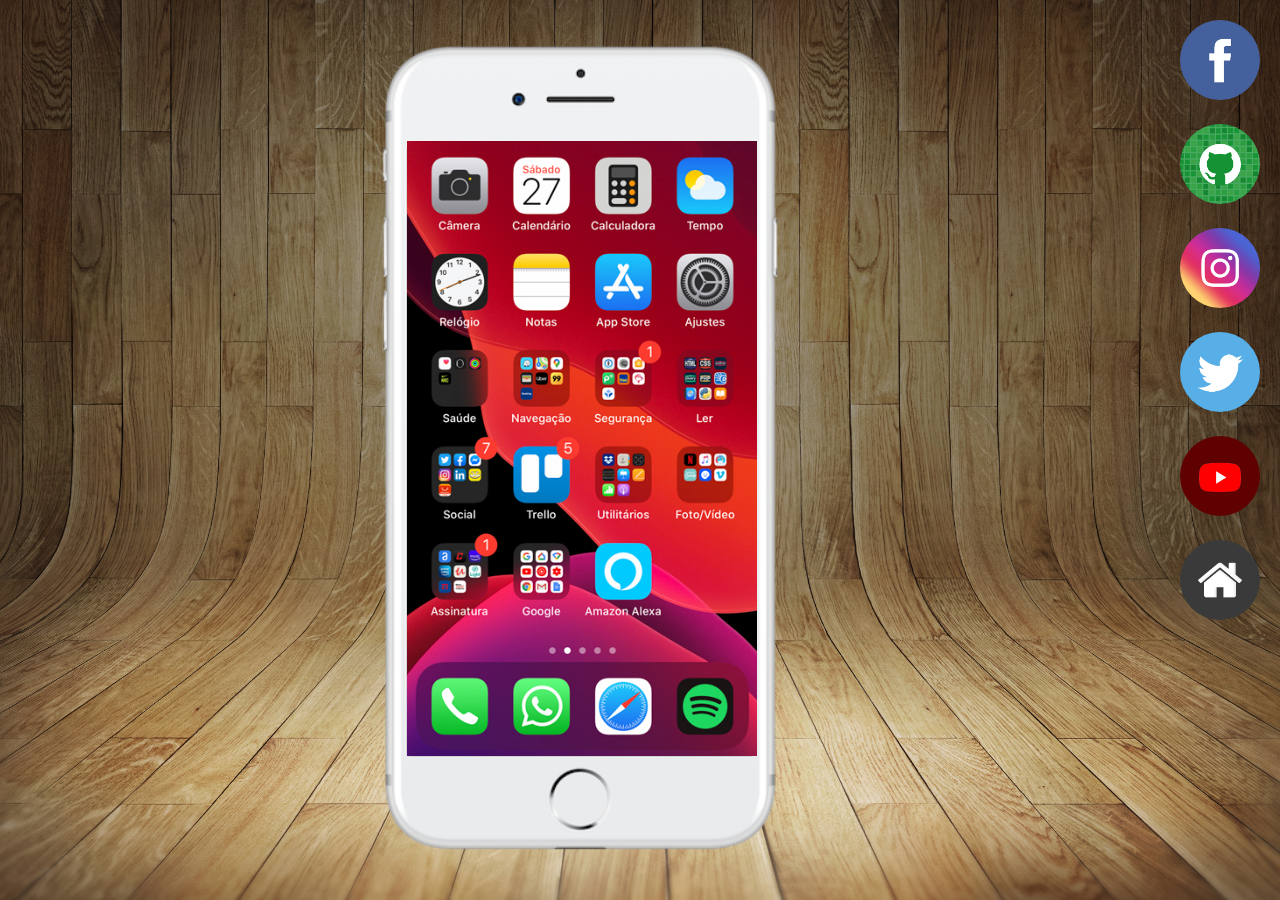
<file: Desafio - Projeto Social/index.html>
<!DOCTYPE html>
<html lang="en">
<head>
    <meta charset="UTF-8">
    <meta name="viewport" content="width=device-width, initial-scale=1.0">
    <link rel="stylesheet" href="style.css">
    <link rel="shortcut icon" href="favicon.ico" type="image/x-icon">
    <title>Document</title>
</head>
<body>
    <main>
        <div id="phone_area">
            <div id="phone">
                <img src="imagens/frame-iphone.png" alt="imagem de celular">
                <iframe 
                src="paginas/home.html"
                frameborder="0" name="tela"></iframe>
            </div>
        </div>


        <aside id="socials">
            <ul>
                <li> 
                    <a href="paginas/facebook.html" target="tela">
                    <img src="imagens/logo-facebook.jpg" alt="botao facebook"></a>
                </li>
                <li>
                    <a href="paginas/github.html" target="tela">
                    <img src="imagens/logo-github.jpg" alt="botao github"></a>
                
                </li>
                <li>
                    <a href="paginas/instagram.html" target="tela">
                    <img src="imagens/logo-instagram.jpg" alt="botao instagram"></a>
                </li>
                <li>
                    <a href="paginas/twitter.html" target="tela">
                    <img src="imagens/logo-twitter.jpg" alt="botao twitter"></a>
                </li>
                <li>
                    <a href="paginas/youtube.html" target="tela">
                    <img src="imagens/logo-youtube.jpg" alt="botao youtube"></a>
                </li>
                <li>
                    <a href="paginas/home.html" target="tela" >
                    <img src="imagens/logo-home.jpg" alt="voltar home"></a>
                </li>
            </ul>
        </aside>
    </main>
</body>
</html>
</file>
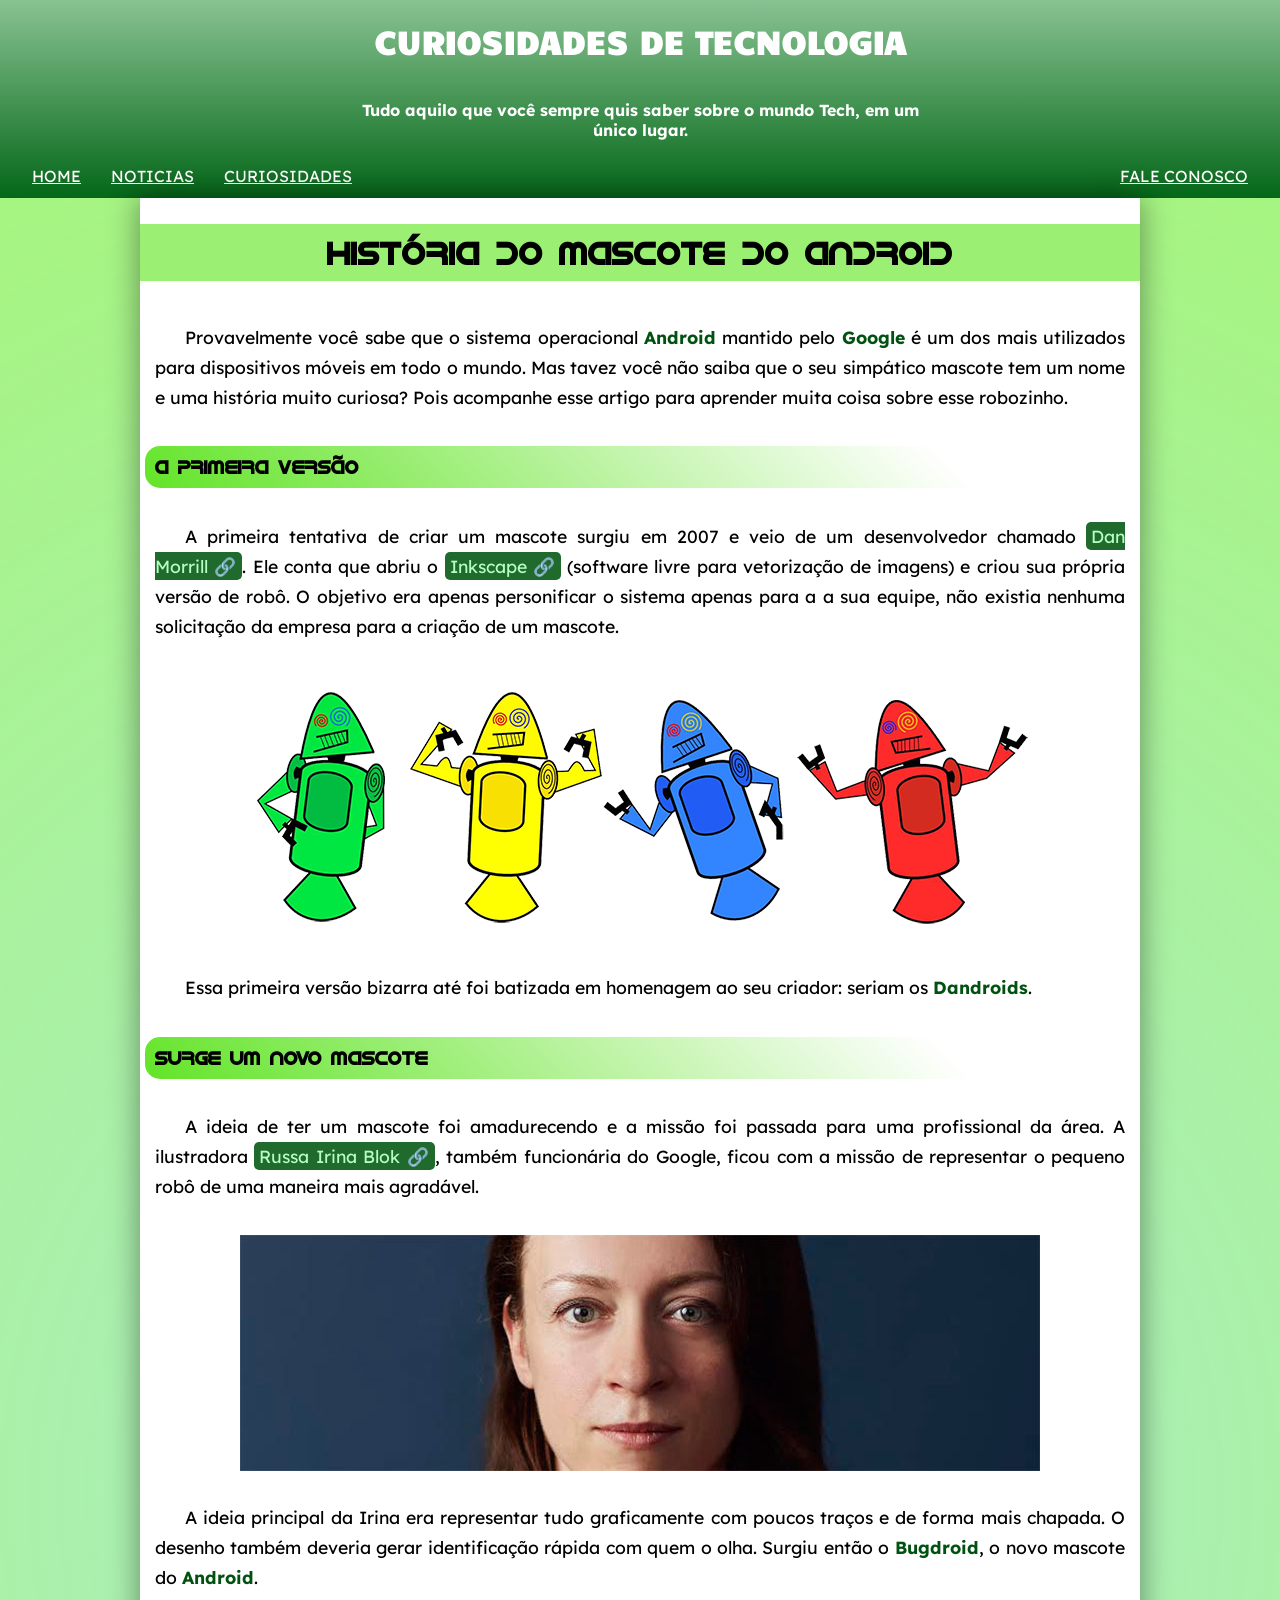
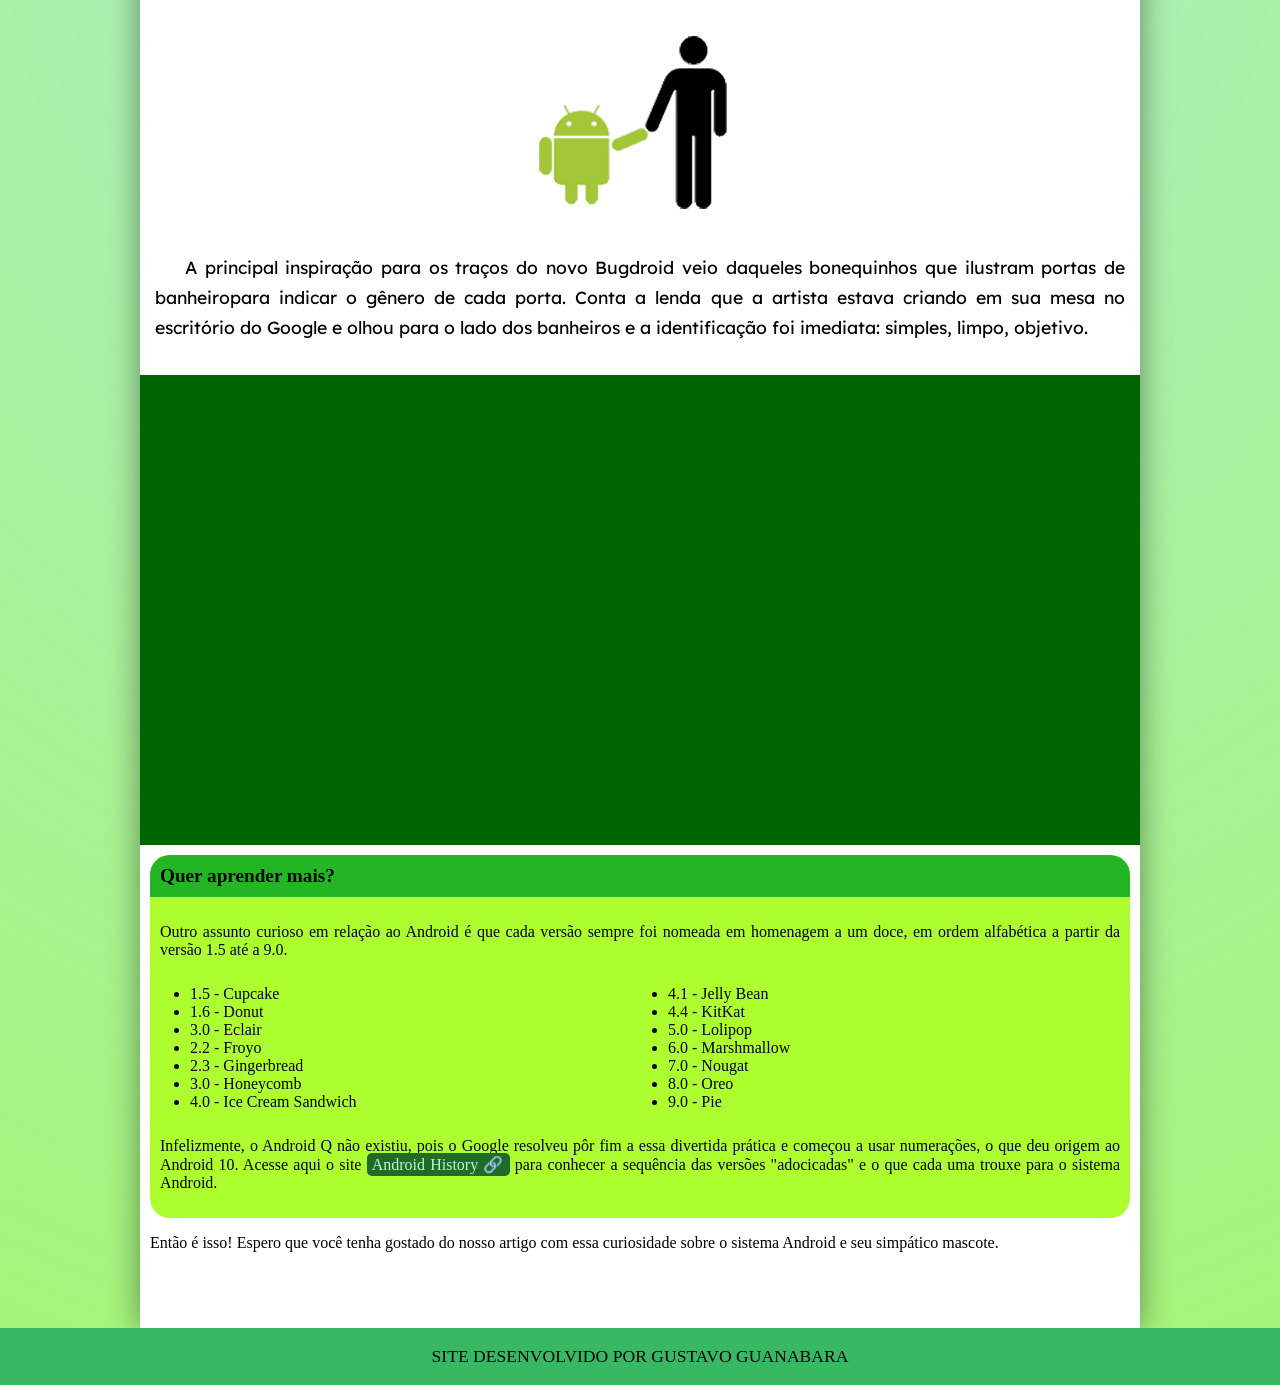
<file: Desafio - Site Android/index.html>
<!DOCTYPE html>
<html lang="en">
<head>
    <meta charset="UTF-8">
    <meta name="viewport" content="width=device-width, initial-scale=1.0">

    <link rel="stylesheet" href="style.css">
    <link rel="shortcut icon" href="fotos/favicon.ico" type="image/x-icon">

    <title>SITE ANDROID</title>
</head>
<body>
    <header>
        <h1>CURIOSIDADES DE TECNOLOGIA</h1>
        <P>Tudo aquilo que você sempre quis saber sobre o mundo Tech, em um único lugar.</P>

        <nav>
            <a href="#">HOME</a>
            <a href="#">NOTICIAS</a>
            <a href="#">CURIOSIDADES</a>
            <a href="#" id="left_link">FALE CONOSCO</a>
        </nav>
    </header>

    <main>
        <article>
            <h2>História do Mascote do ANDROID</h2>
            <p>Provavelmente você sabe que o sistema operacional <strong>Android</strong> mantido pelo <strong>Google</strong> é um dos mais utilizados para dispositivos móveis em todo o mundo. Mas tavez você não saiba que o seu simpático mascote tem um nome e uma história muito curiosa? Pois acompanhe esse artigo para aprender muita coisa sobre esse robozinho.
            </p>
            <h3>A primeira versão</h3>
            <p>A primeira tentativa de criar um mascote surgiu em 2007 e veio de um desenvolvedor chamado <a href="#" target="_blank">Dan Morrill</a>. Ele conta que abriu o <a href="#" target="_blank">Inkscape</a> (software livre para vetorização de imagens) e criou sua própria versão de robô. O objetivo era apenas personificar o sistema apenas para a a sua equipe, não existia nenhuma solicitação da empresa para a criação de um mascote.
            </p>
            <picture>
                <source media="(max-width: 820px)" srcset="fotos/dan-droids-pq.png">
                <img src="fotos/dan-droids.png" alt="dan-droids-pic">
            </picture>
            <p>Essa primeira versão bizarra até foi batizada em homenagem ao seu criador: seriam os <strong>Dandroids</strong>.</p>
            <h3>Surge um novo mascote</h3>
            <p>A ideia de ter um mascote foi amadurecendo e a missão foi passada para uma profissional da área. A ilustradora <a href="#" target="_blank">Russa Irina Blok</a>, também funcionária do Google, ficou com a missão de representar o pequeno robô de uma maneira mais agradável.</p>
            <picture>
                <source media="(max-width: 820px)" srcset="fotos/irina-blok-pq.jpg">
                <img src="fotos/irina-blok.jpg" alt="irina-blok-grande">
            </picture>
            <p>
                A ideia principal da Irina era representar tudo graficamente com poucos traços e de forma mais chapada. O desenho também deveria gerar identificação rápida com quem o olha. Surgiu então o <strong>Bugdroid</strong>, o novo mascote do <strong>Android</strong>.
            </p>
            <picture>
                <img src="fotos/bugdroid.png" alt="bugdroid">
            </picture>
            <p>A principal inspiração para os traços do novo Bugdroid veio daqueles bonequinhos que ilustram portas de banheiropara indicar o gênero de cada porta. Conta a lenda que a artista estava criando em sua mesa no escritório do Google e olhou para o lado dos banheiros e a identificação foi imediata: simples, limpo, objetivo.</p>
        </article>

        <div id="video_yt">
            <iframe width="80%" height="430px" src="https://www.youtube.com/embed/TbxPZPcK1s4?si=C_ZTxpTpcaxmJmD-" title="YouTube video player" frameborder="0" allow="accelerometer; autoplay; clipboard-write; encrypted-media; gyroscope; picture-in-picture; web-share" referrerpolicy="strict-origin-when-cross-origin" allowfullscreen></iframe>
        </div>

        <aside>
            <div id="dentro">
                <h4>Quer aprender mais?</h4>
                <p>Outro assunto curioso em relação ao Android é que cada versão sempre foi nomeada em homenagem a um doce, em ordem alfabética a partir da versão 1.5 até a 9.0.</p>

                <ul>
                    <li>1.5 - Cupcake</li>
                    <li>1.6 - Donut</li>
                    <li>3.0 - Eclair</li>
                    <li>2.2 - Froyo</li>
                    <li>2.3 - Gingerbread</li>
                    <li>3.0 - Honeycomb</li>
                    <li>4.0 - Ice Cream Sandwich</li>
                    <li>4.1 - Jelly Bean</li>
                    <li>4.4 - KitKat</li>
                    <li>5.0 - Lolipop</li>
                    <li>6.0 - Marshmallow</li>
                    <li>7.0 - Nougat</li>
                    <li>8.0 - Oreo</li>
                    <li>9.0 - Pie</li>
                </ul>
                
                <p>Infelizmente, o Android Q não existiu, pois o Google resolveu pôr fim a essa divertida prática e começou a usar numerações, o que deu origem ao Android 10. Acesse aqui o site <a href="#">Android History</a> para conhecer a sequência das versões "adocicadas" e o que cada uma trouxe para o sistema Android.</p>
            </div>
            <p>Então é isso! Espero que você tenha gostado do nosso artigo com essa curiosidade sobre o sistema Android e seu simpático mascote.</p>
        </div>
    </main>

    <footer>
        <p>SITE DESENVOLVIDO POR GUSTAVO GUANABARA</p>
    </footer>
</body>
</html>
</file>
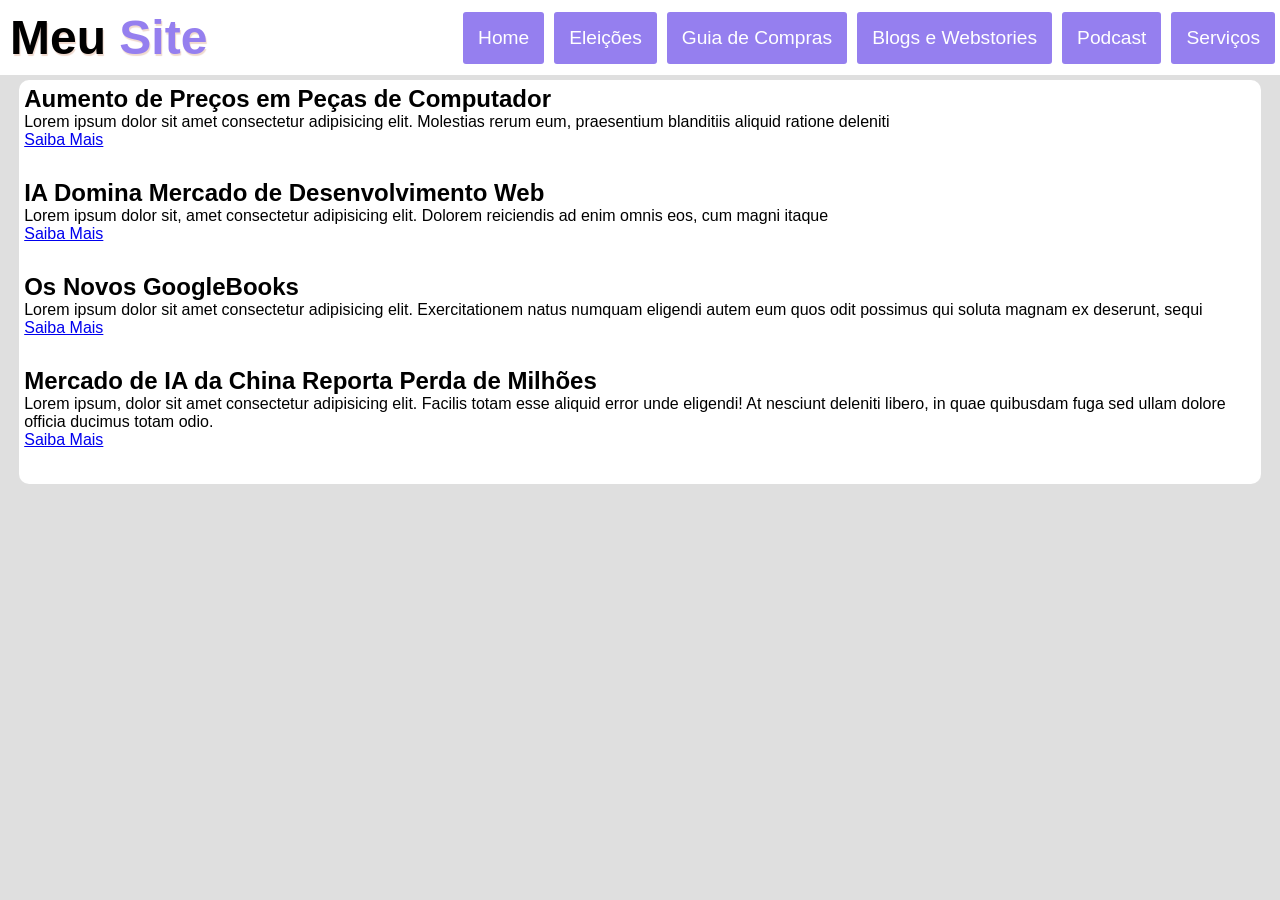
<file: ex036 - menu flex/index.html>
<!DOCTYPE html>
<html lang="pt-BR">
<head>
    <meta charset="UTF-8">
    <meta name="viewport" content="width=device-width, initial-scale=1.0">

    <link rel="stylesheet" href="css/colors.css">
    <link rel="stylesheet" href="css/layout.css">
    <link rel="stylesheet" href="css/mqueries.css" media="screen">
    
    
    <title>Menu com Flex</title>
</head>
<body>
    <header>
        <h1>Meu <span>Site</span></h1>
        <nav>
            <ul>
                <li><a href="#">Home</a></li>
                <li><a href="#">Eleições</a></li>
                <li><a href="#">Guia de Compras</a></li>
                <li><a href="#">Blogs e Webstories</a></li>
                <li><a href="#">Podcast</a></li>
                <li><a href="#">Serviços</a></li>
            </ul>
        </nav>
    </header>
    <main>
        <article>
            <h2>Aumento de Preços em Peças de Computador</h2>
            <p>Lorem ipsum dolor sit amet consectetur adipisicing elit. Molestias rerum eum, praesentium blanditiis aliquid ratione deleniti</p>
            <a href="#">Saiba Mais</a>
        </article>

        <article>
            <h2>IA Domina Mercado de Desenvolvimento Web</h2>
            <p>Lorem ipsum dolor sit, amet consectetur adipisicing elit. Dolorem reiciendis ad enim omnis eos, cum magni itaque</p>
            <a href="#">Saiba Mais</a>
        </article>

        <article>
            <h2>Os Novos GoogleBooks</h2>
            <p>Lorem ipsum dolor sit amet consectetur adipisicing elit. Exercitationem natus numquam eligendi autem eum quos odit possimus qui soluta magnam ex deserunt, sequi</p>
            <a href="#">Saiba Mais</a>
        </article>

        <article>
            <h2>Mercado de IA da China Reporta Perda de Milhões</h2>
            <p>Lorem ipsum, dolor sit amet consectetur adipisicing elit. Facilis totam esse aliquid error unde eligendi! At nesciunt deleniti libero, in quae quibusdam fuga sed ullam dolore officia ducimus totam odio.</p>
            <a href="#">Saiba Mais</a>
        </article>
    </main>
</body>
</html>
</file>
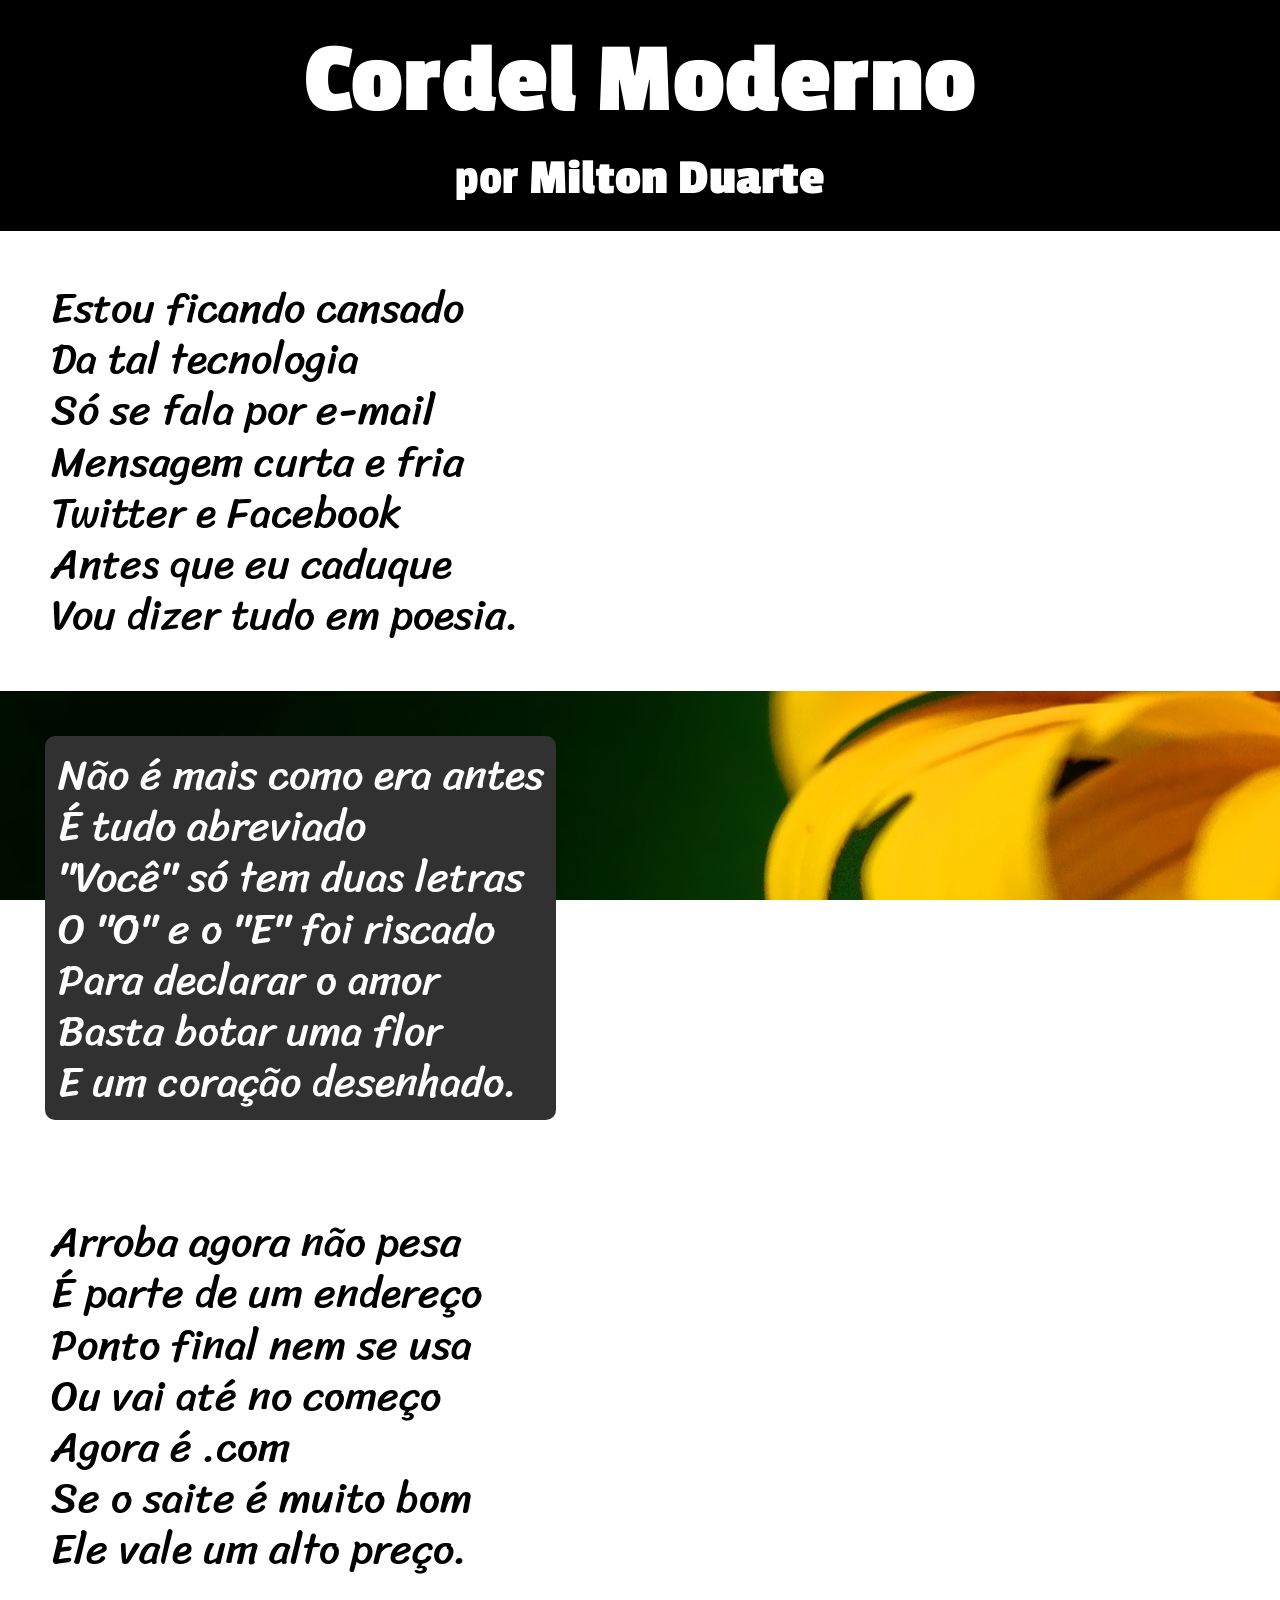
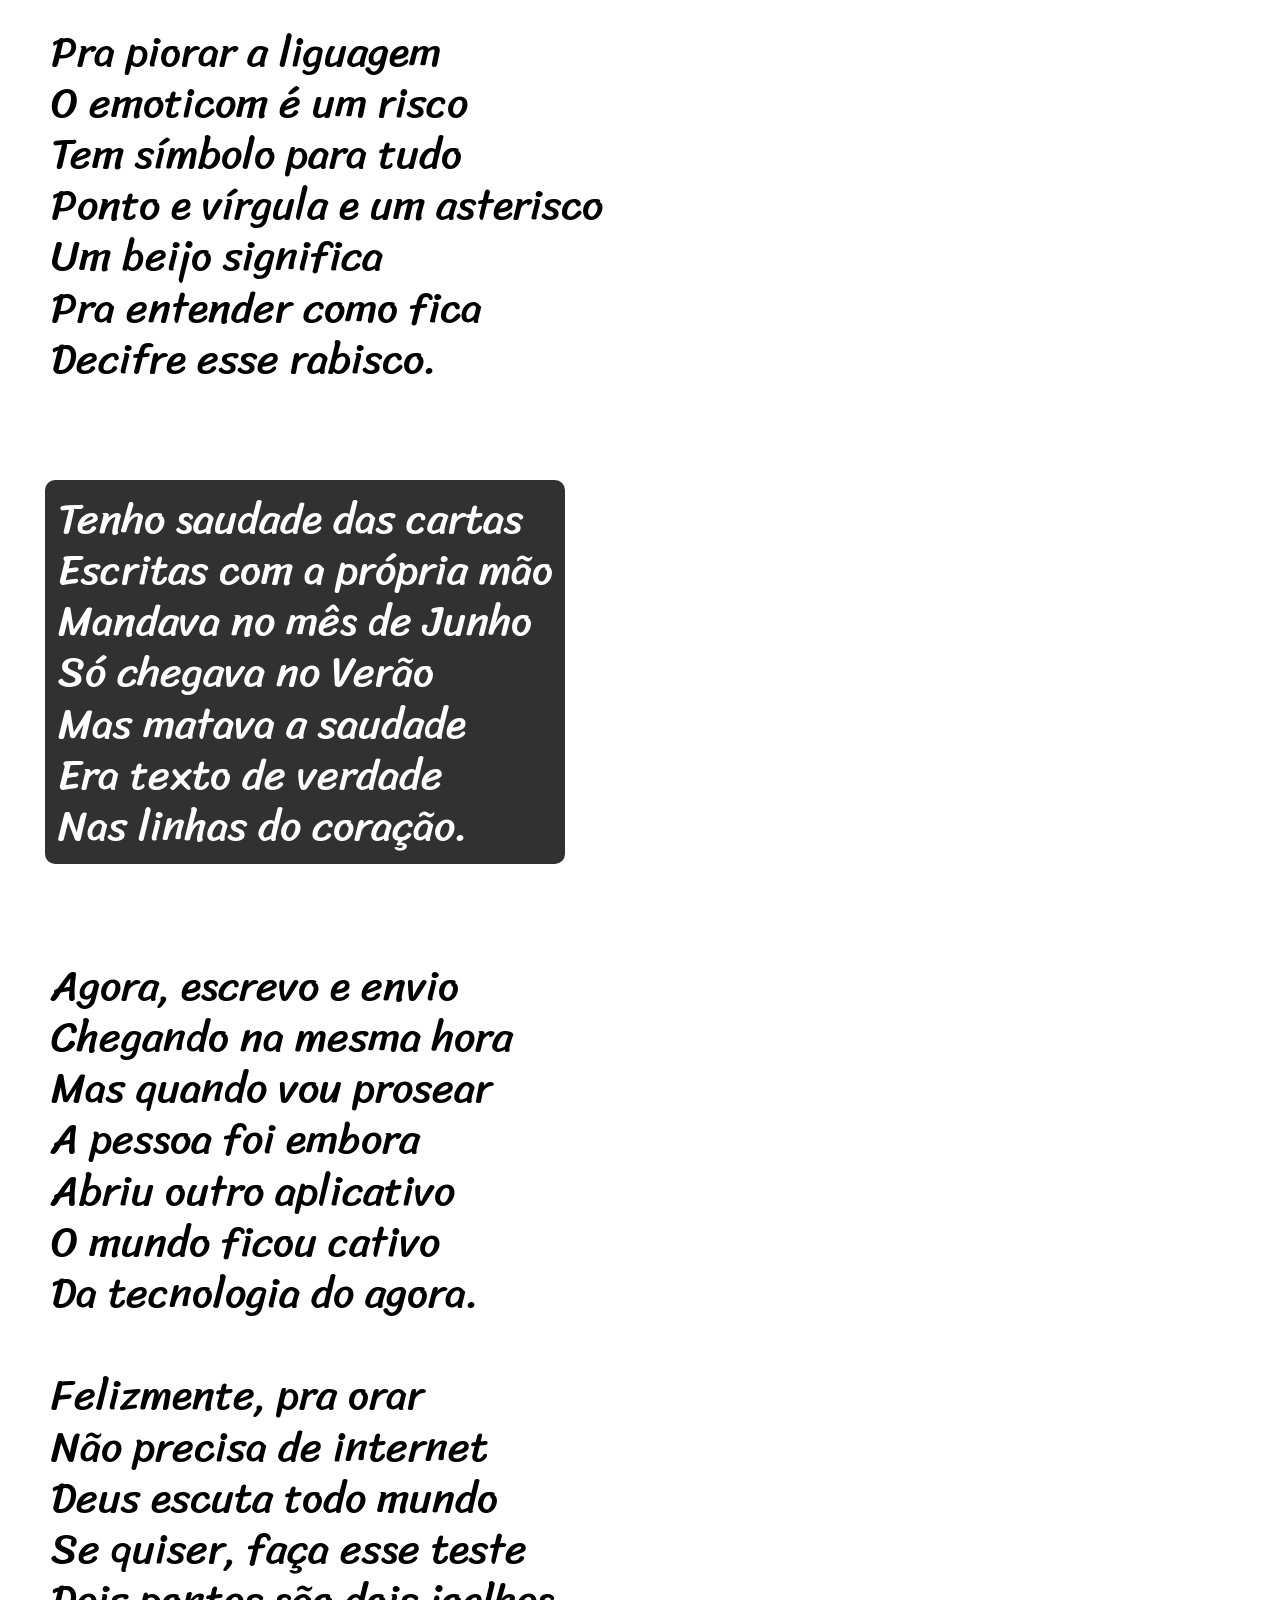
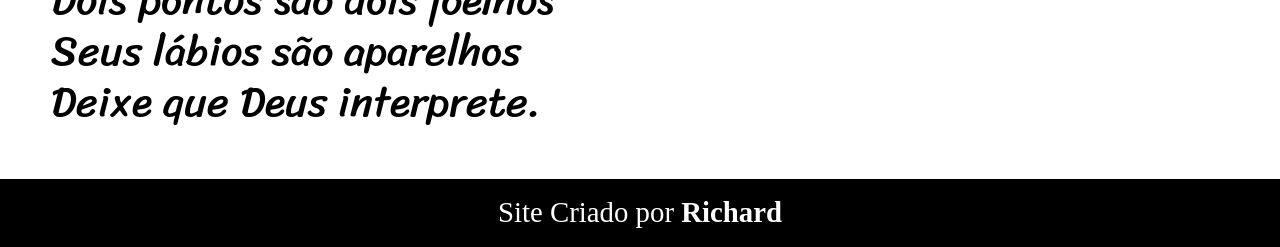
<file: Desafio - Projeto Cordel/homepage.html>
<!DOCTYPE html>
<html lang="pt-BR">
<head>
    <meta charset="UTF-8">
    <meta name="viewport" content="width=device-width, initial-scale=1.0">
    <link rel="stylesheet" href="style.css">

    <title>Document</title>
</head>
<body>
    <header>
        <h1>Cordel Moderno</h1>
        <p>por</p>
        <a href="https://www.recantodasletras.com.br/poesias/3186743" target="_blank">Milton Duarte</a>
    </header>
    <main>
        <div class="estrofe">
            <p>
                Estou ficando cansado <br>
                Da tal tecnologia <br>
                Só se fala por e-mail <br>
                Mensagem curta e fria <br>
                Twitter e Facebook <br>
                Antes que eu caduque <br>
                Vou dizer tudo em poesia.<br>
            </p>
        </div>

        <div class="estrofeFoto1">
            <p>
                Não é mais como era antes <br>
                É tudo abreviado <br>
                "Você" só tem duas letras <br>
                O "O" e o "E" foi riscado <br>
                Para declarar o amor <br>
                Basta botar uma flor <br>
                E um coração desenhado. <br>
            </p>
        </div>

        <div class="estrofe">
            <p> 
                Arroba agora não pesa <br>
                É parte de um endereço <br>
                Ponto final nem se usa <br>
                Ou vai até no começo <br>
                Agora é .com <br>
                Se o saite é muito bom <br>
                Ele vale um alto preço. <br>
                <br>
                Pra piorar a liguagem <br>
                O emoticom é um risco <br>
                Tem símbolo para tudo <br>
                Ponto e vírgula e um asterisco <br>
                Um beijo significa <br>
                Pra entender como fica <br>
                Decifre esse rabisco. <br>
            </p>
        </div>

        <div class="estrofeFoto2">
            <p>
                Tenho saudade das cartas <br>
                Escritas com a própria mão <br>
                Mandava no mês de Junho <br>
                Só chegava no Verão <br>
                Mas matava a saudade <br>
                Era texto de verdade <br>
                Nas linhas do coração. <br>
            </p>
        </div>

        <div class="estrofe">
            <p>
                Agora, escrevo e envio <br>
                Chegando na mesma hora <br>
                Mas quando vou prosear <br>
                A pessoa foi embora <br>
                Abriu outro aplicativo <br>
                O mundo ficou cativo <br>
                Da tecnologia do agora. <br>
                <br>
                Felizmente, pra orar <br>
                Não precisa de internet <br>
                Deus escuta todo mundo <br>
                Se quiser, faça esse teste <br>
                Dois pontos são dois joelhos <br>
                Seus lábios são aparelhos <br>
                Deixe que Deus interprete. <br>
            </p>
        </div>
    </main>

    <footer>
        <p>Site Criado por</p>
        <a href="#" target="_blank">Richard</a>
    </footer>
</body>
</html>
</file>
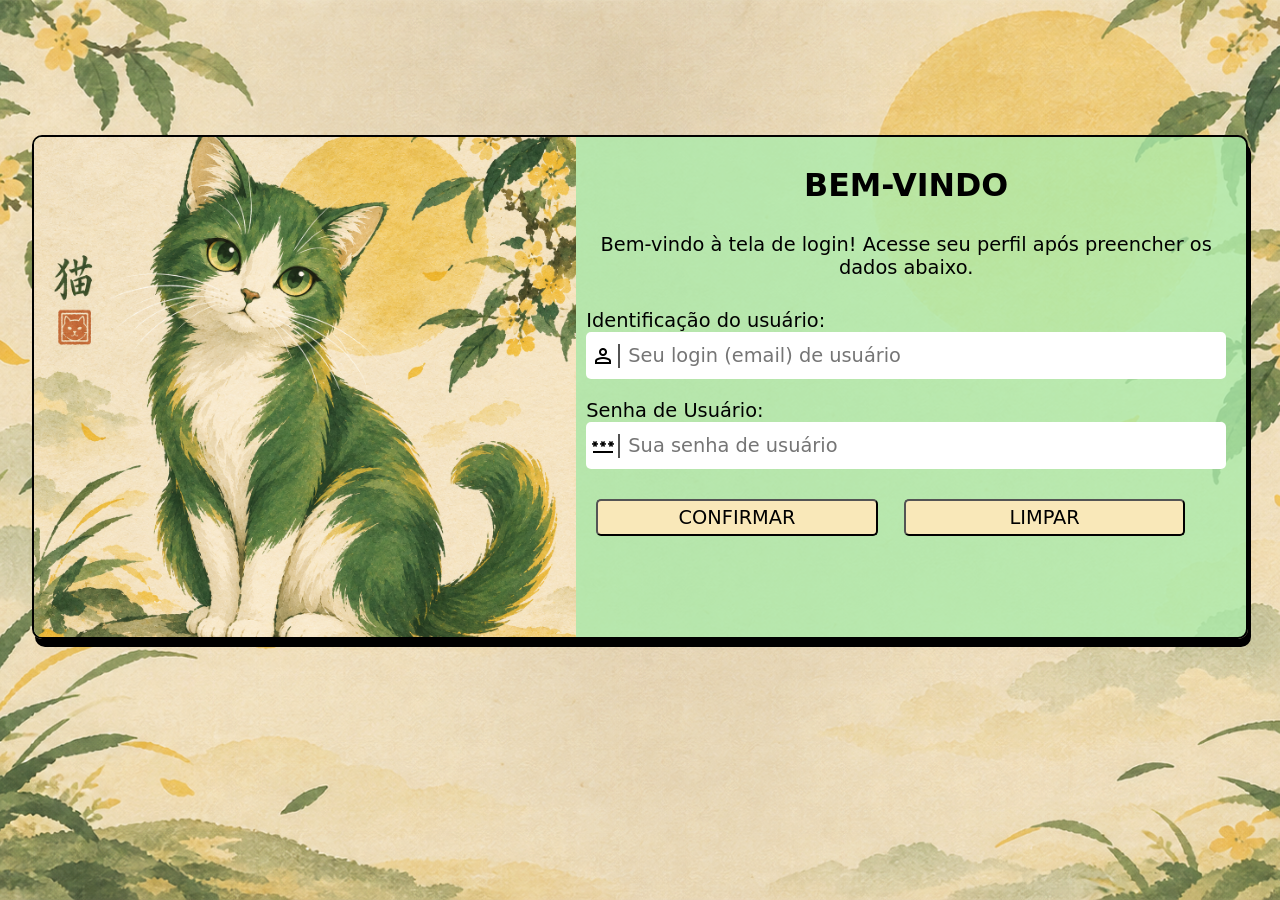
<file: Desafio - Projeto Login/login.html>
<!DOCTYPE html>
<html lang="pt-BR">
<head>
    <meta charset="UTF-8">
    <meta name="viewport" content="width=device-width, initial-scale=1.0">
    <!--icones-->
    <link rel="stylesheet" href="https://fonts.googleapis.com/css2?family=Material+Symbols+Outlined">
    <!-- ícones-->
    <link rel="stylesheet" href="mobile_style.css">
    <link rel="stylesheet" href="media_queries.css">
    <title>projeto Login</title>
</head>
<body>
    <main>
        <div id="imagem">
            <!--Imagem aqui via CSS-->
        </div>

        <div id="formulario">
            <h1>BEM-VINDO</h1>
            <p>Bem-vindo à tela de login! Acesse seu perfil após preencher os dados abaixo.</p>

            <form action="login.js" method="post" autocomplete="on">
                <div id="form_nome">
                    <label for="staff_id">Identificação do usuário:</label> <br>

                    <div class="campo">
                        <span class="material-symbols-outlined">person</span> <!--icone de pessoa-->
                        <input type="email" name="staff_nome" id="staff_id" required placeholder="Seu login (email) de usuário" autocomplete="email">
                    </div>
                
                </div>
                <div id="form_senha">
                    <label for="senha_id">Senha de Usuário:</label> <br>

                    <div class="campo">
                        <span class="material-symbols-outlined">password</span> <!--icone de cadeado-->
                        <input type="password" name="senha_nome" id="senha_id" required placeholder="Sua senha de usuário"autocomplete="current-password" minlength="10">
                    </div>

                </div>
                <div id="enviar_reset">
                    <input type="submit" value="CONFIRMAR">
                    <input type="reset" value="LIMPAR">
                </div>
            </form>
        </div>
    </main>
</body>
</html>
</file>
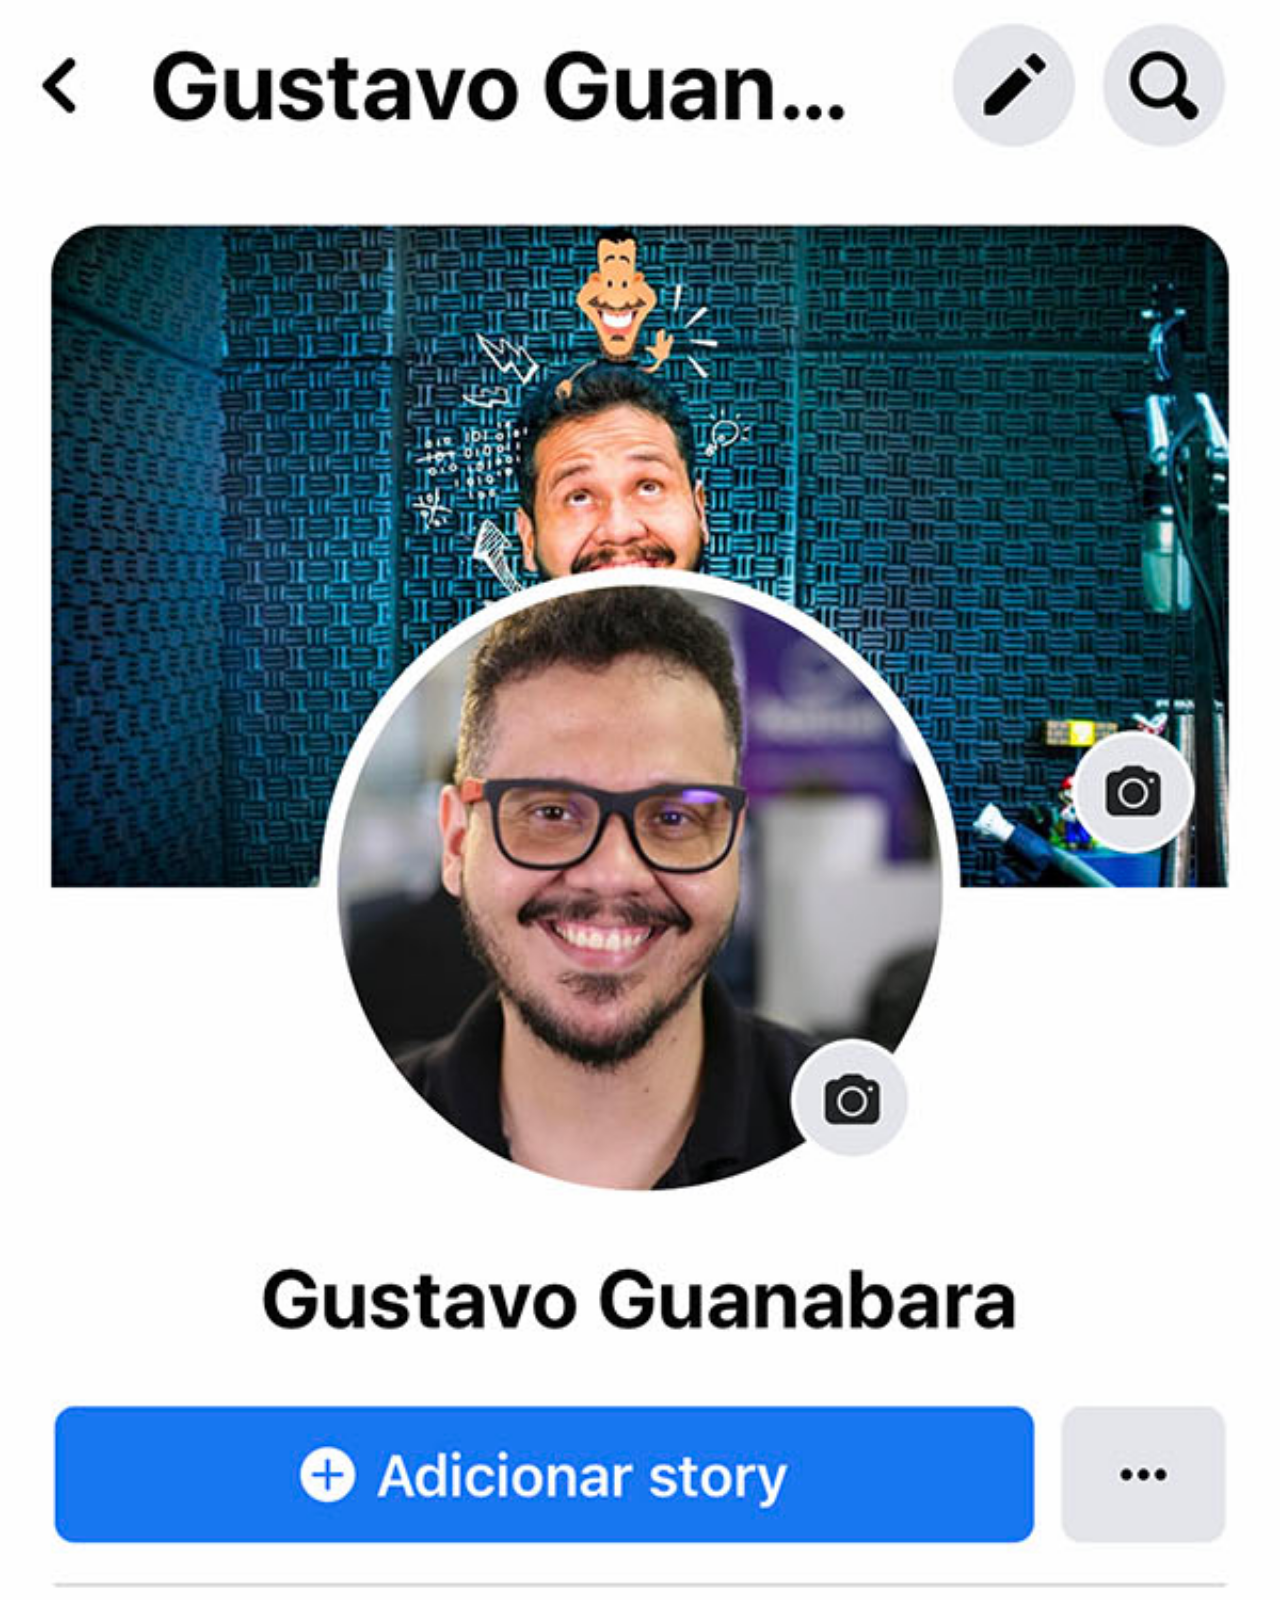
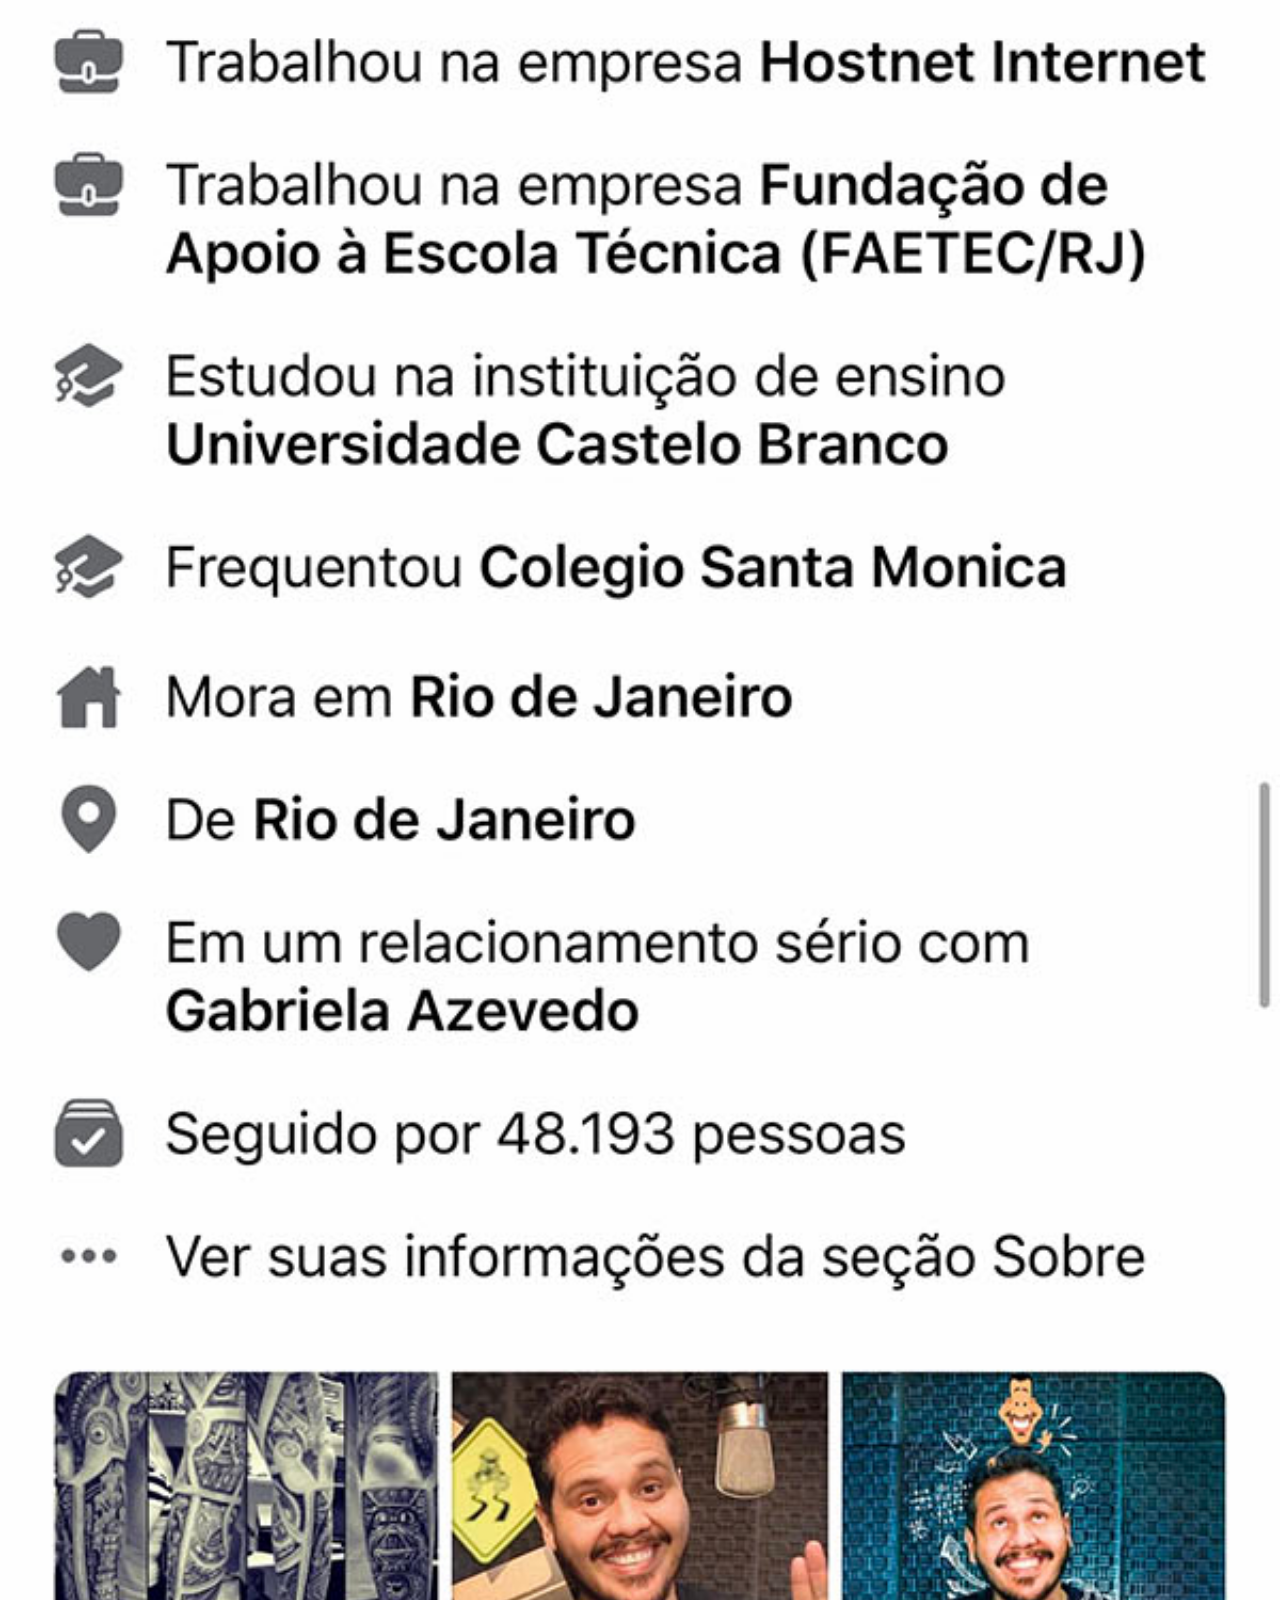
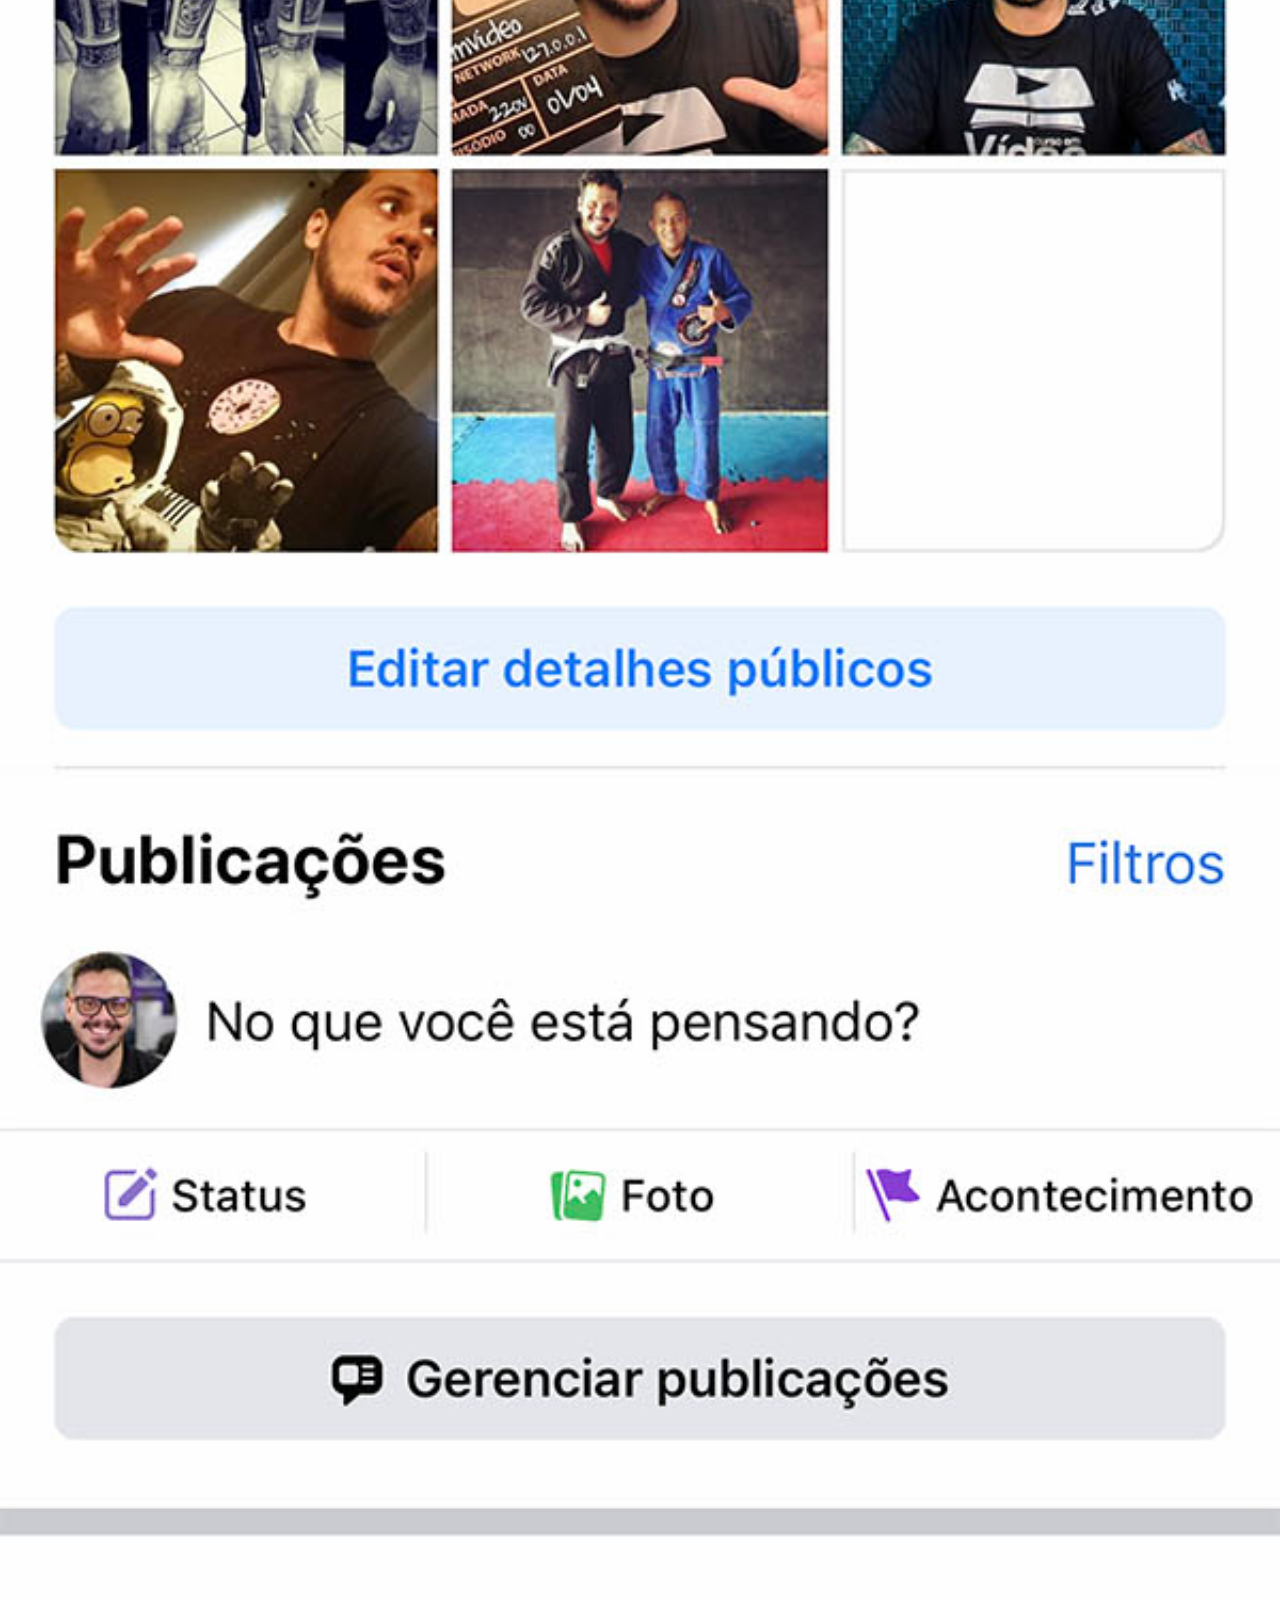
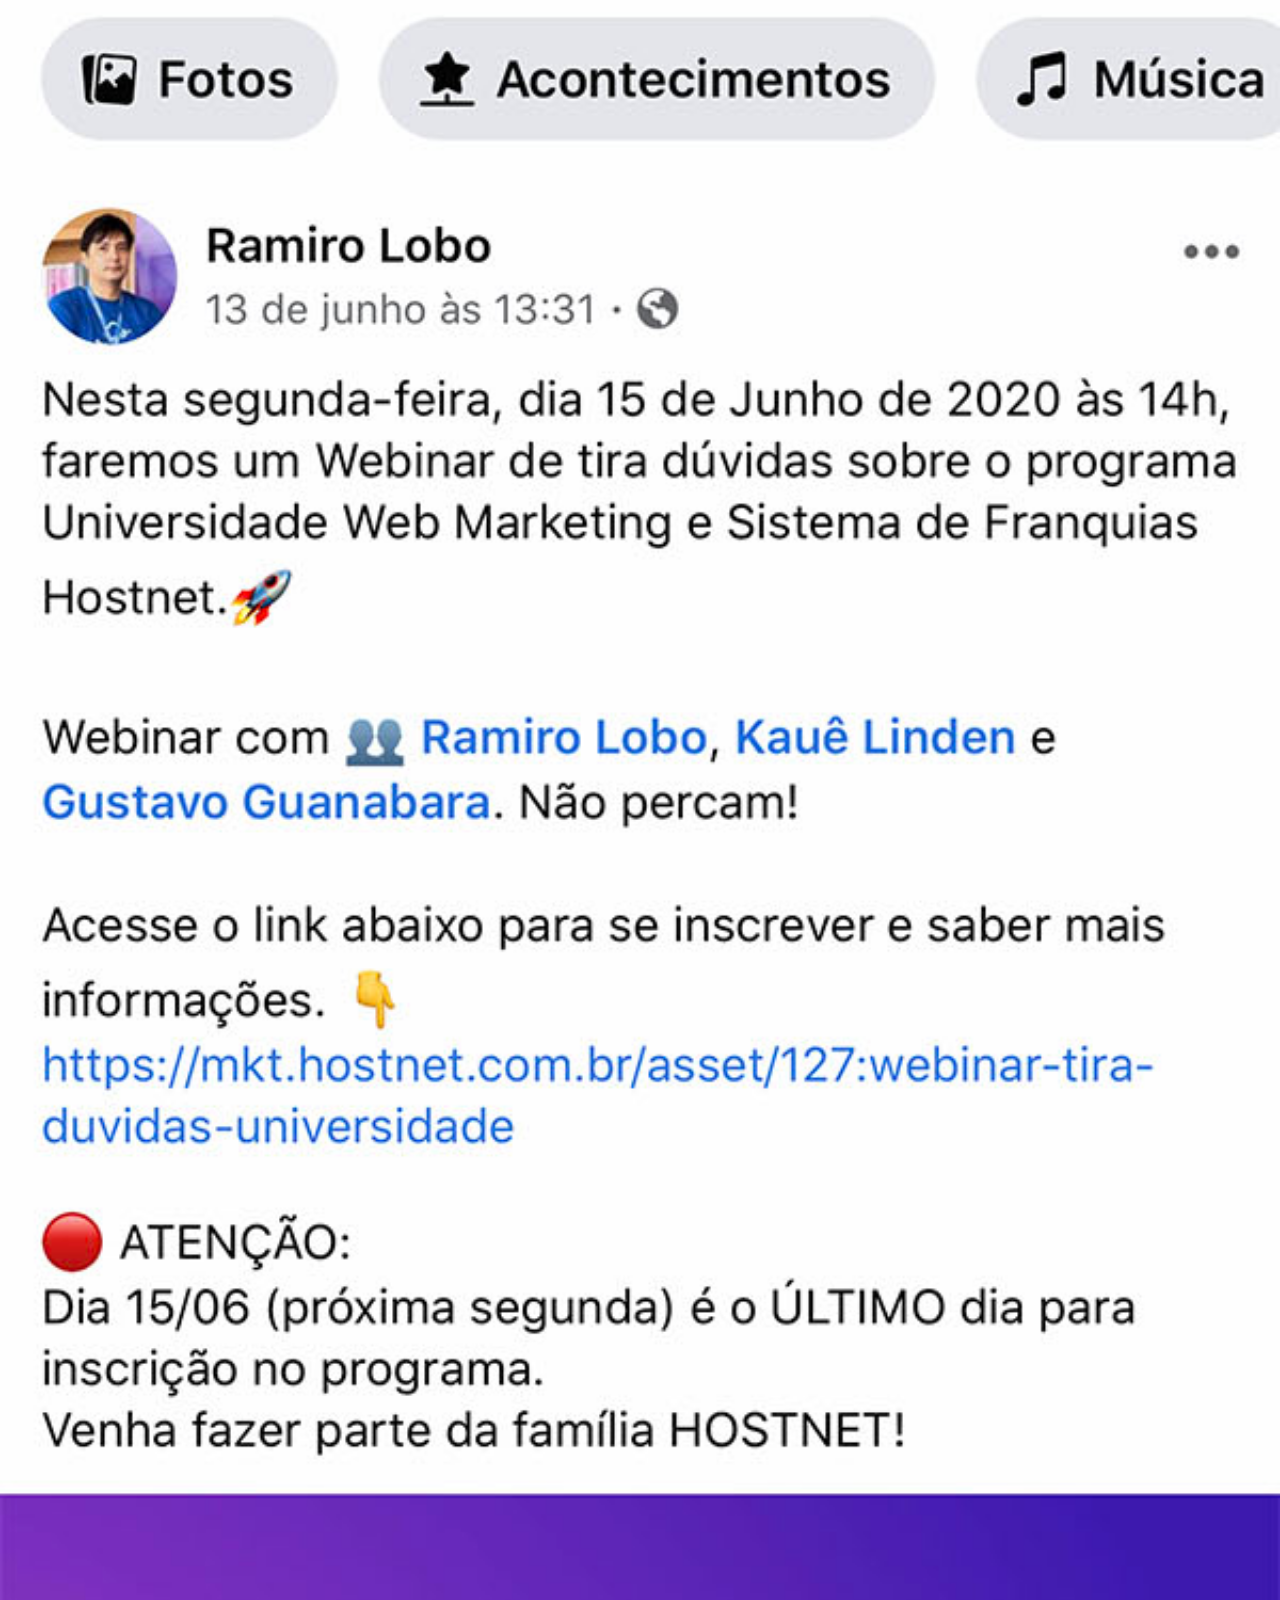
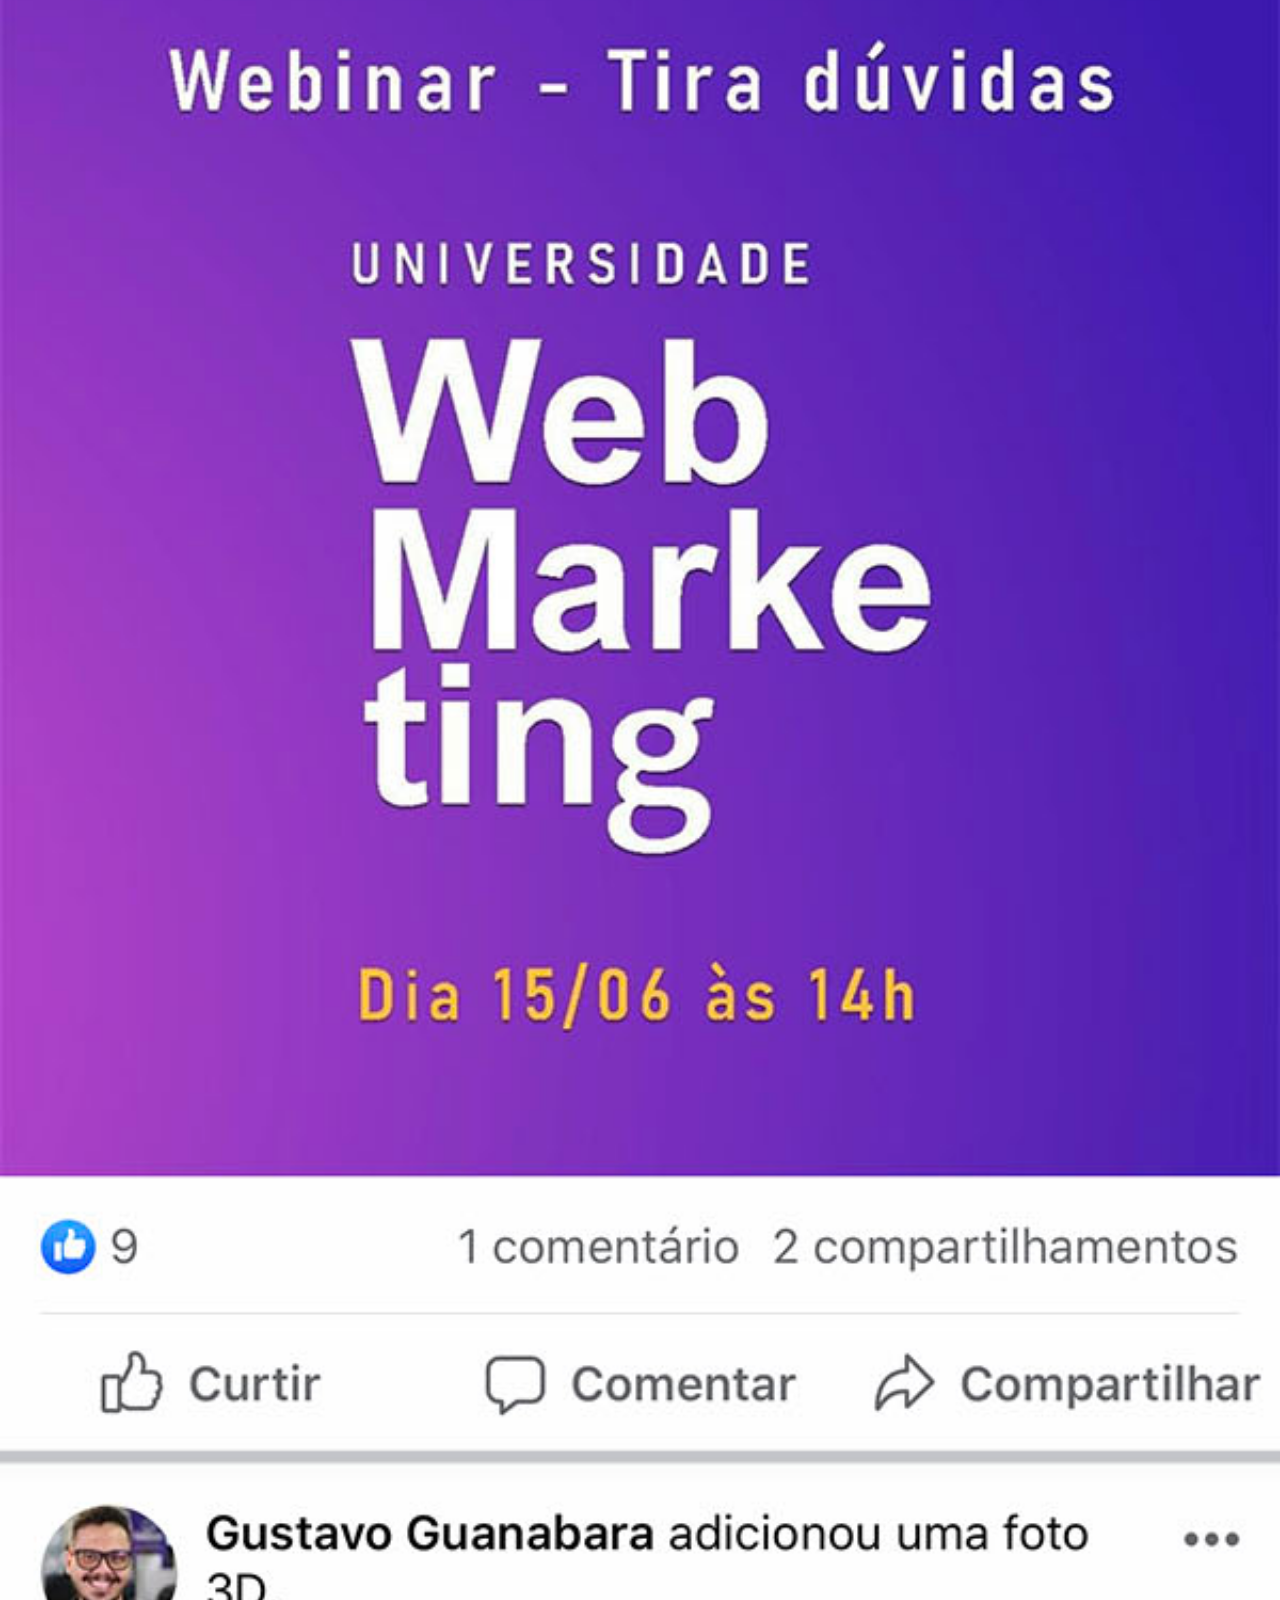
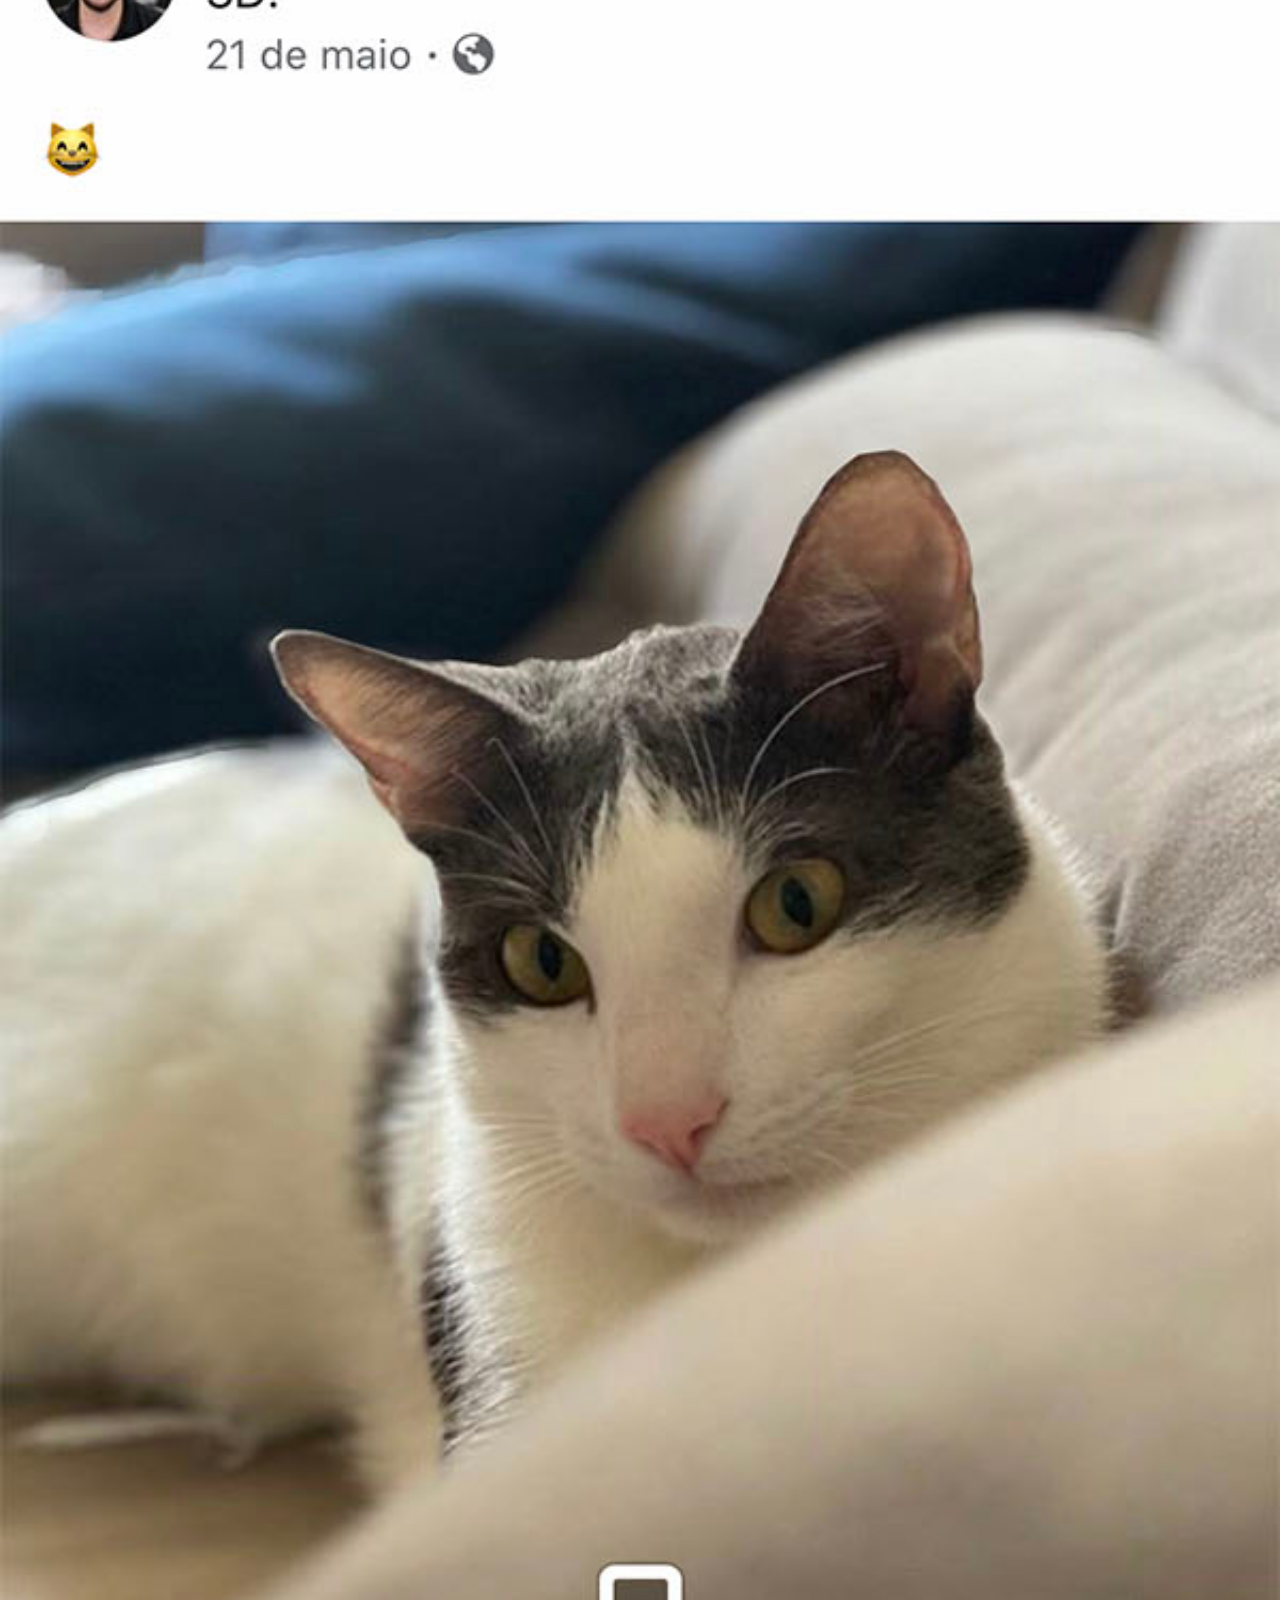
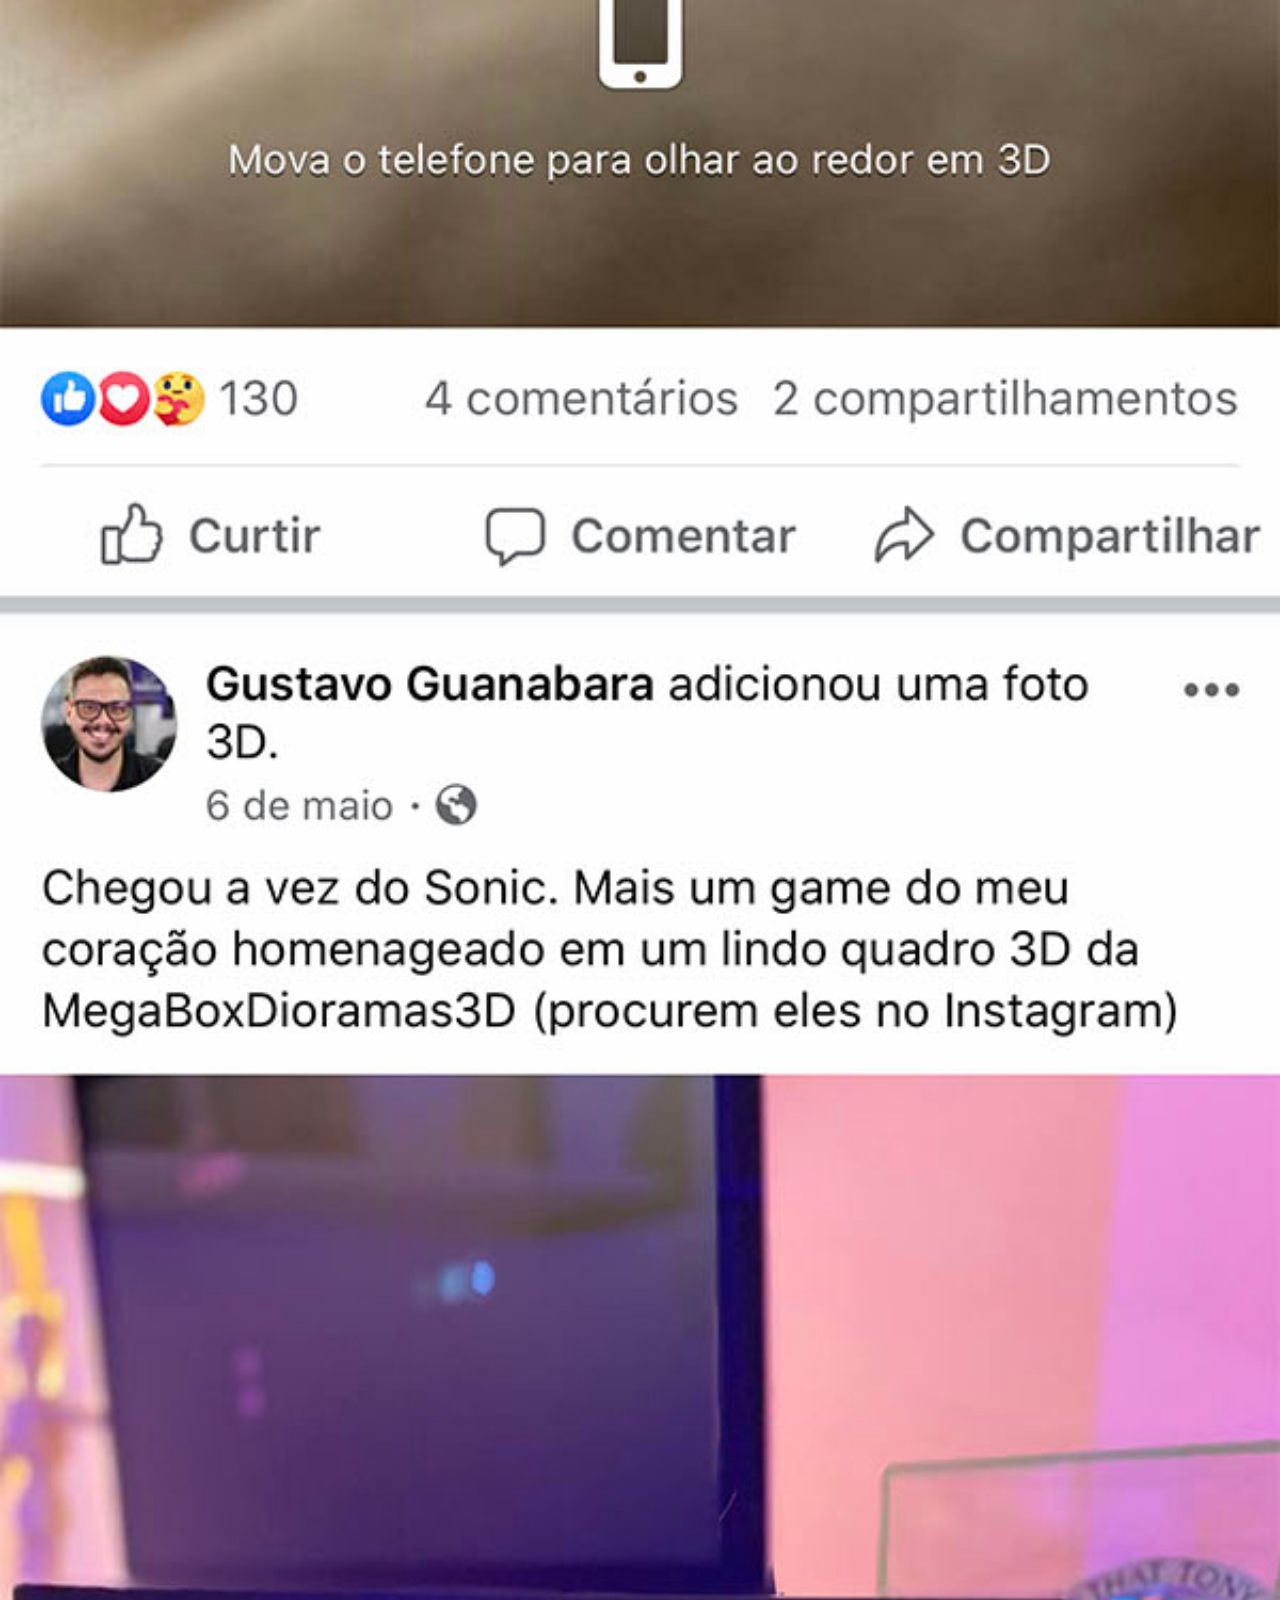
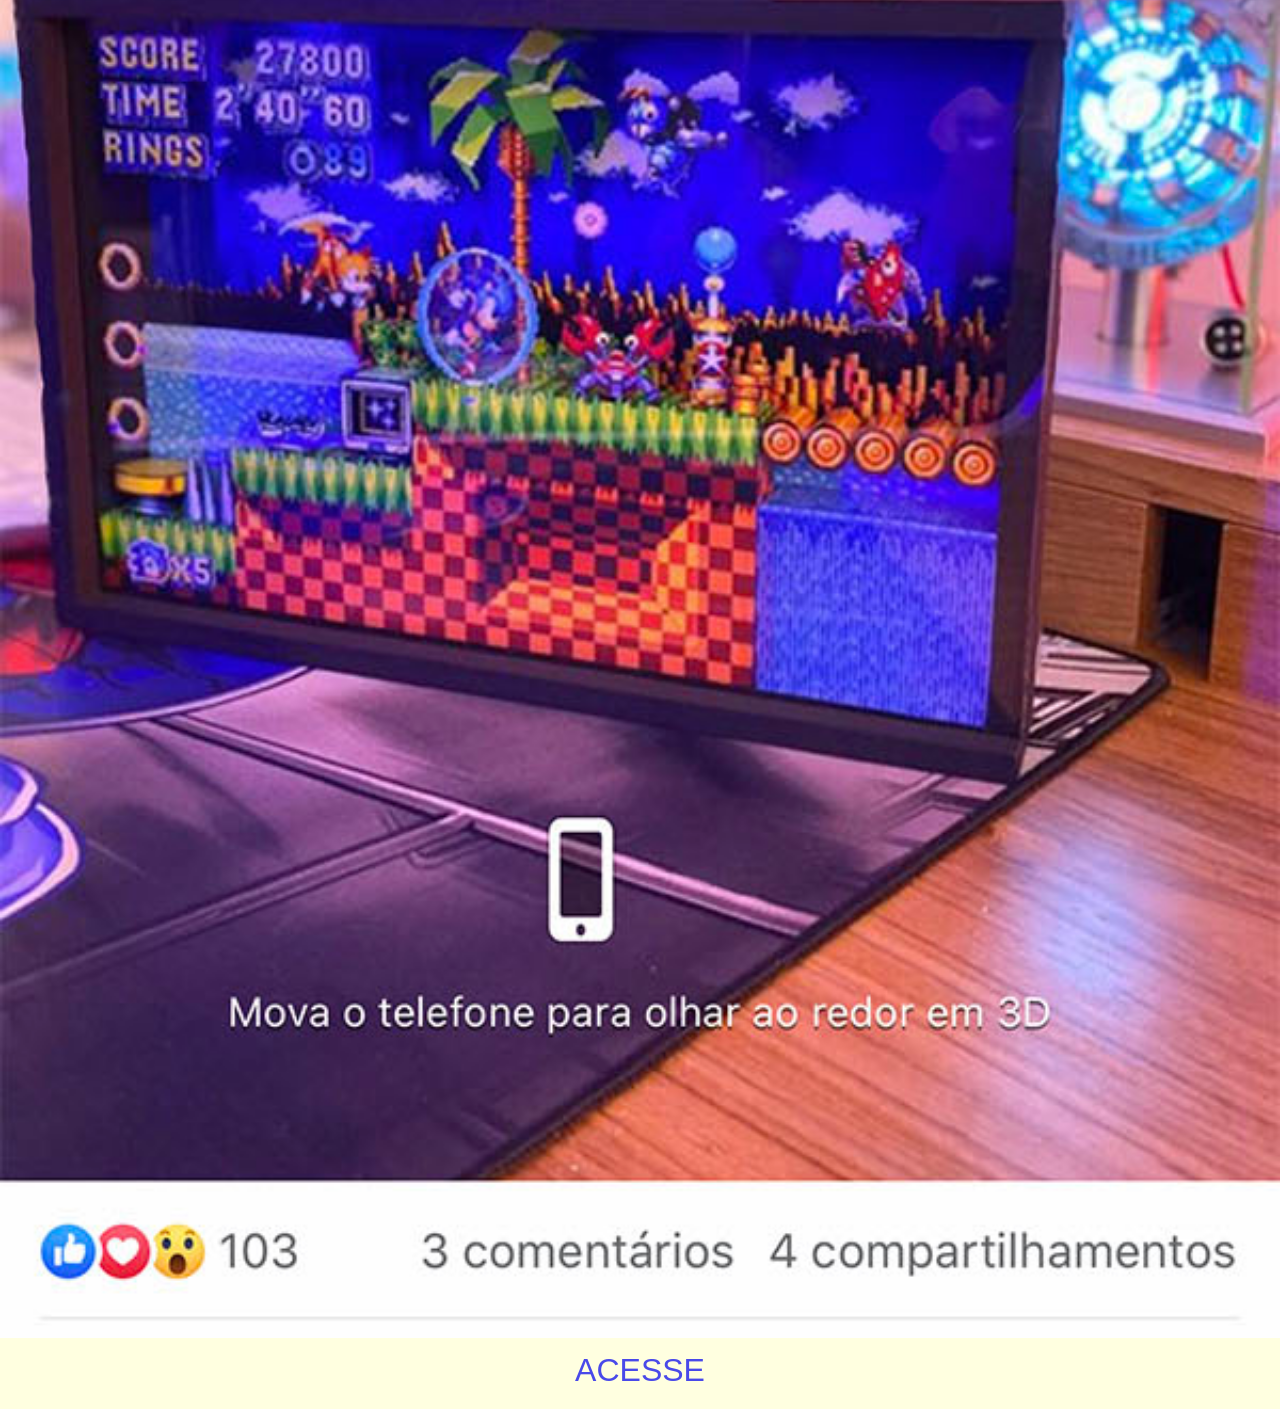
<file: Desafio - Projeto Social/paginas/facebook.html>
<!DOCTYPE html>
<html lang="en">
<head>
    <meta charset="UTF-8">
    <meta name="viewport" content="width=device-width, initial-scale=1.0">
    <link rel="stylesheet" href="pagcss.css">
    <title>Document</title>

</head>
<body>
    <img src="../imagens/tela-facebook.jpg" alt="tela facebook">
    <a href="https://www.facebook.com/gustavoguanabara/?locale=pt_BR" target="_blank">ACESSE</a>
</body>
</html>
</file>
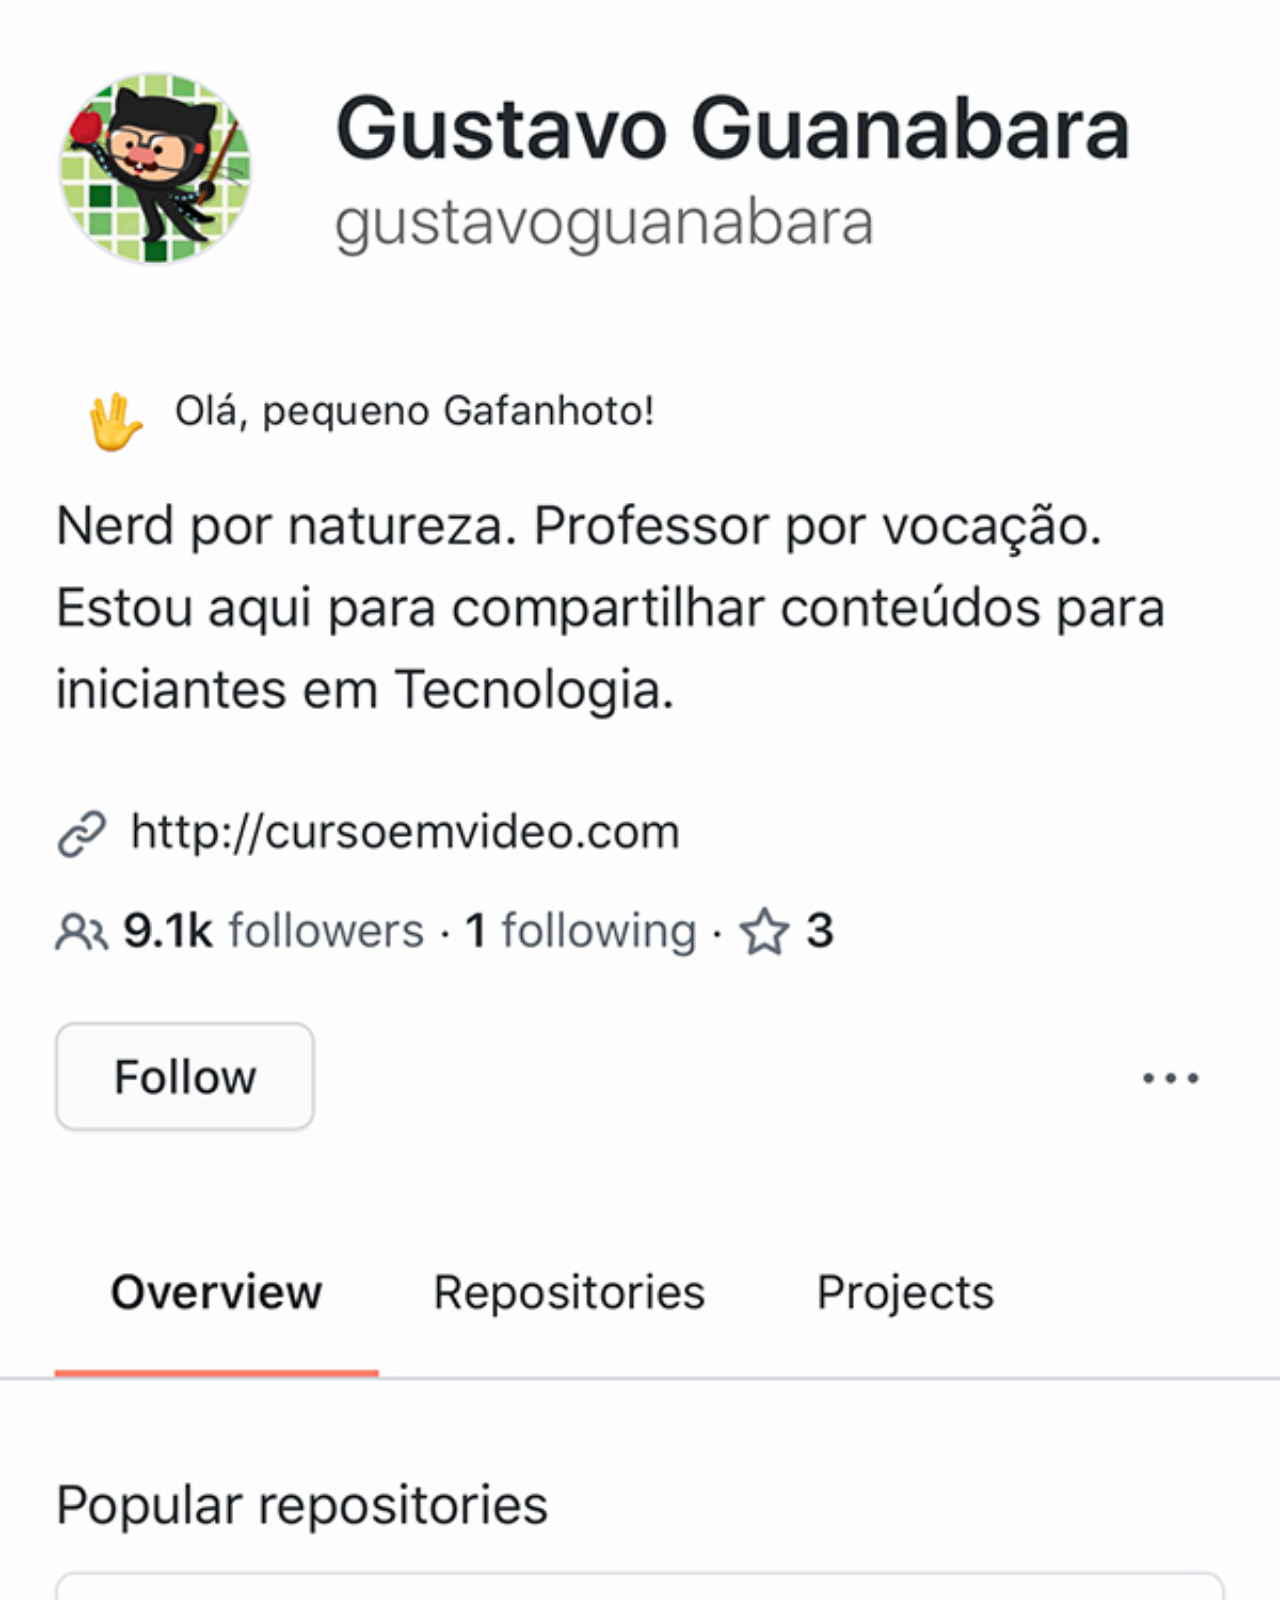
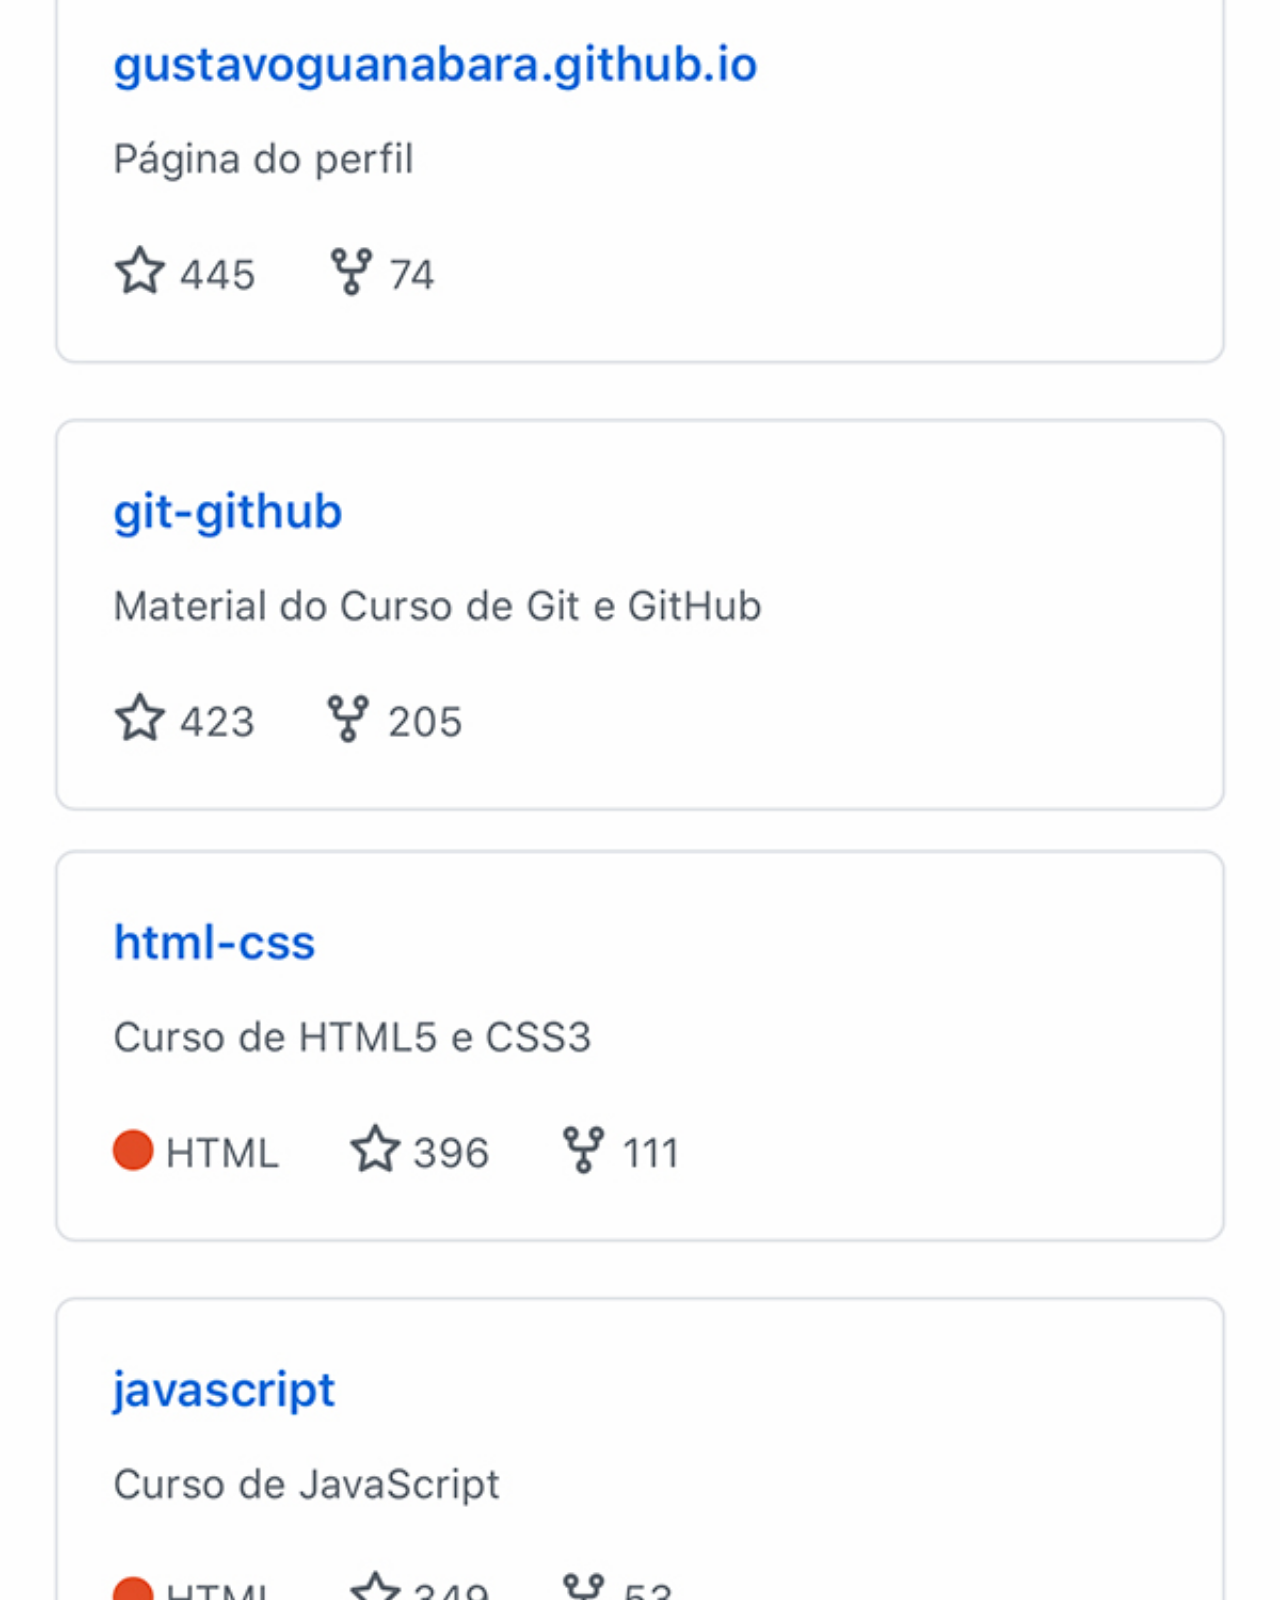
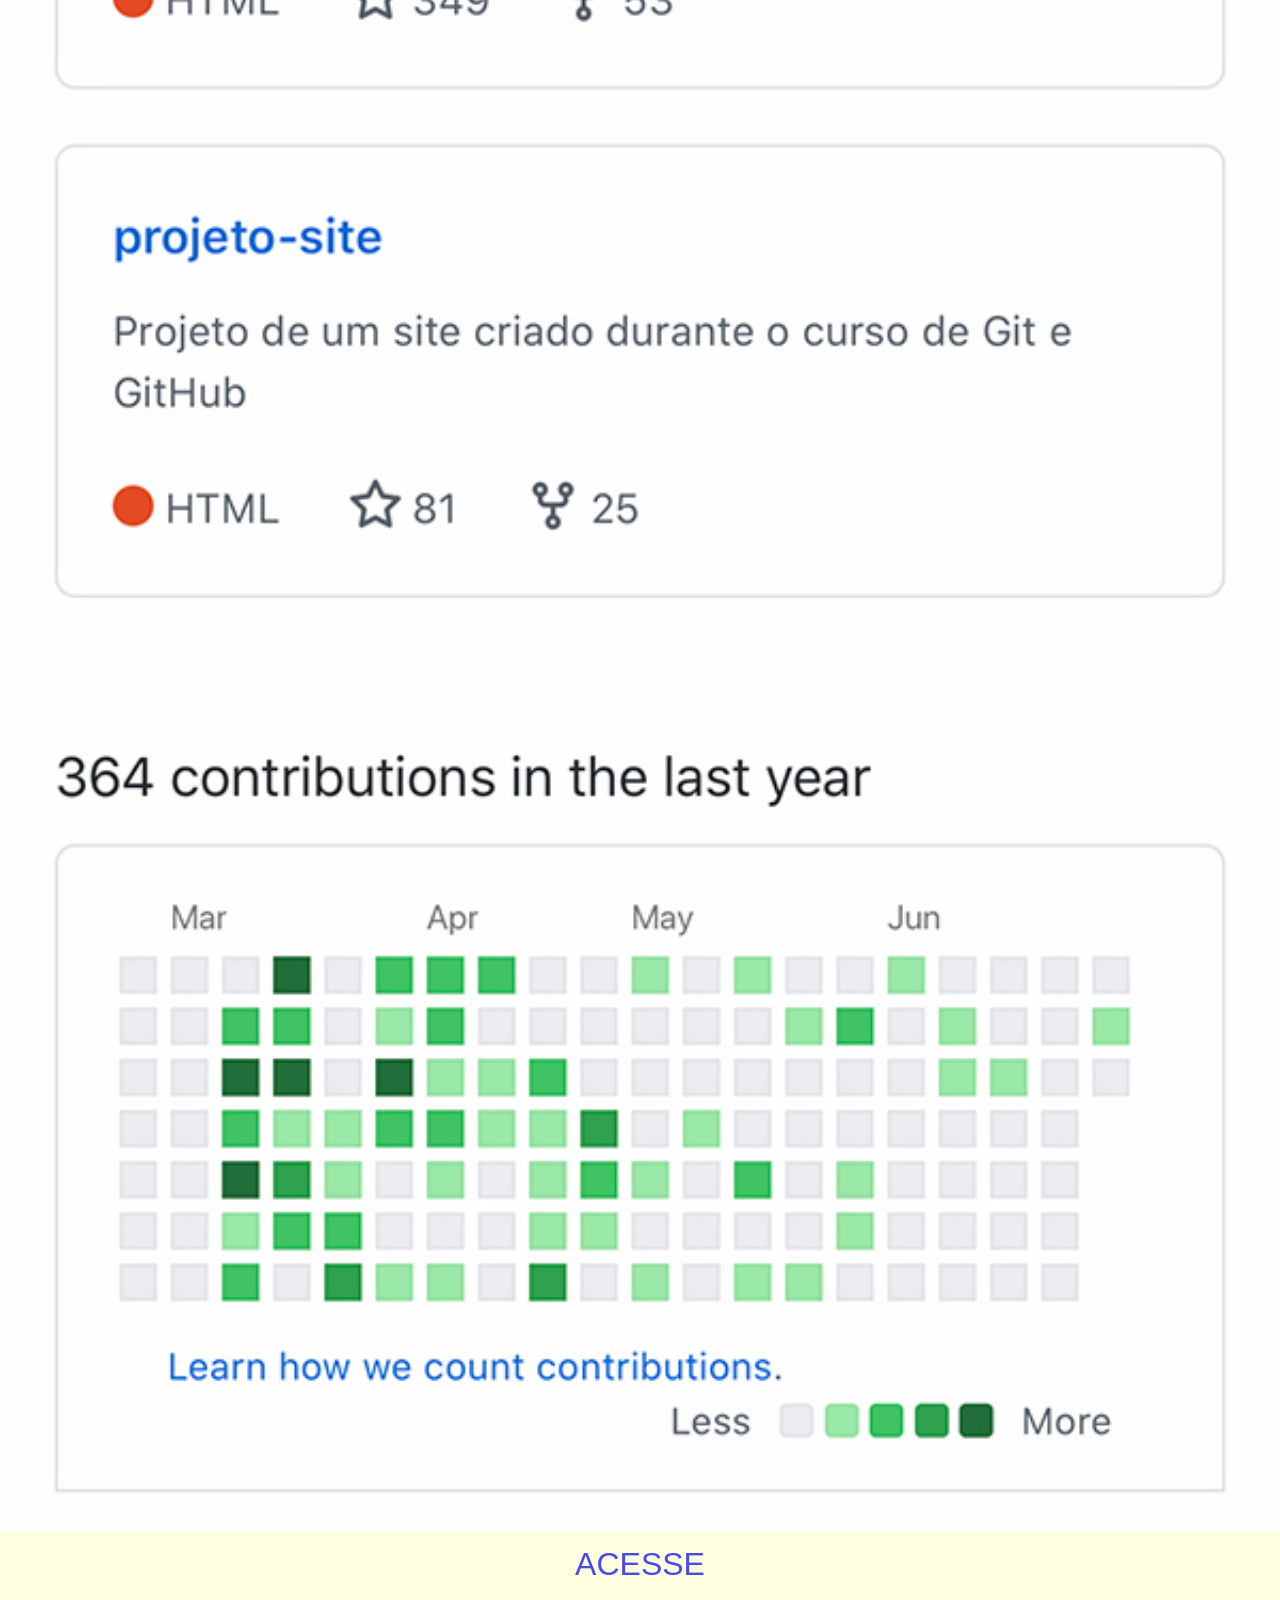
<file: Desafio - Projeto Social/paginas/github.html>
<!DOCTYPE html>
<html lang="en">
<head>
    <meta charset="UTF-8">
    <meta name="viewport" content="width=device-width, initial-scale=1.0">
    <link rel="stylesheet" href="pagcss.css">
    <title>Document</title>

</head>
<body>
    <img src="../imagens/tela-github.jpg" alt="tela github">
    <a href="https://github.com/gustavoguanabara" target="_blank">ACESSE</a>
</body>
</html>
</file>
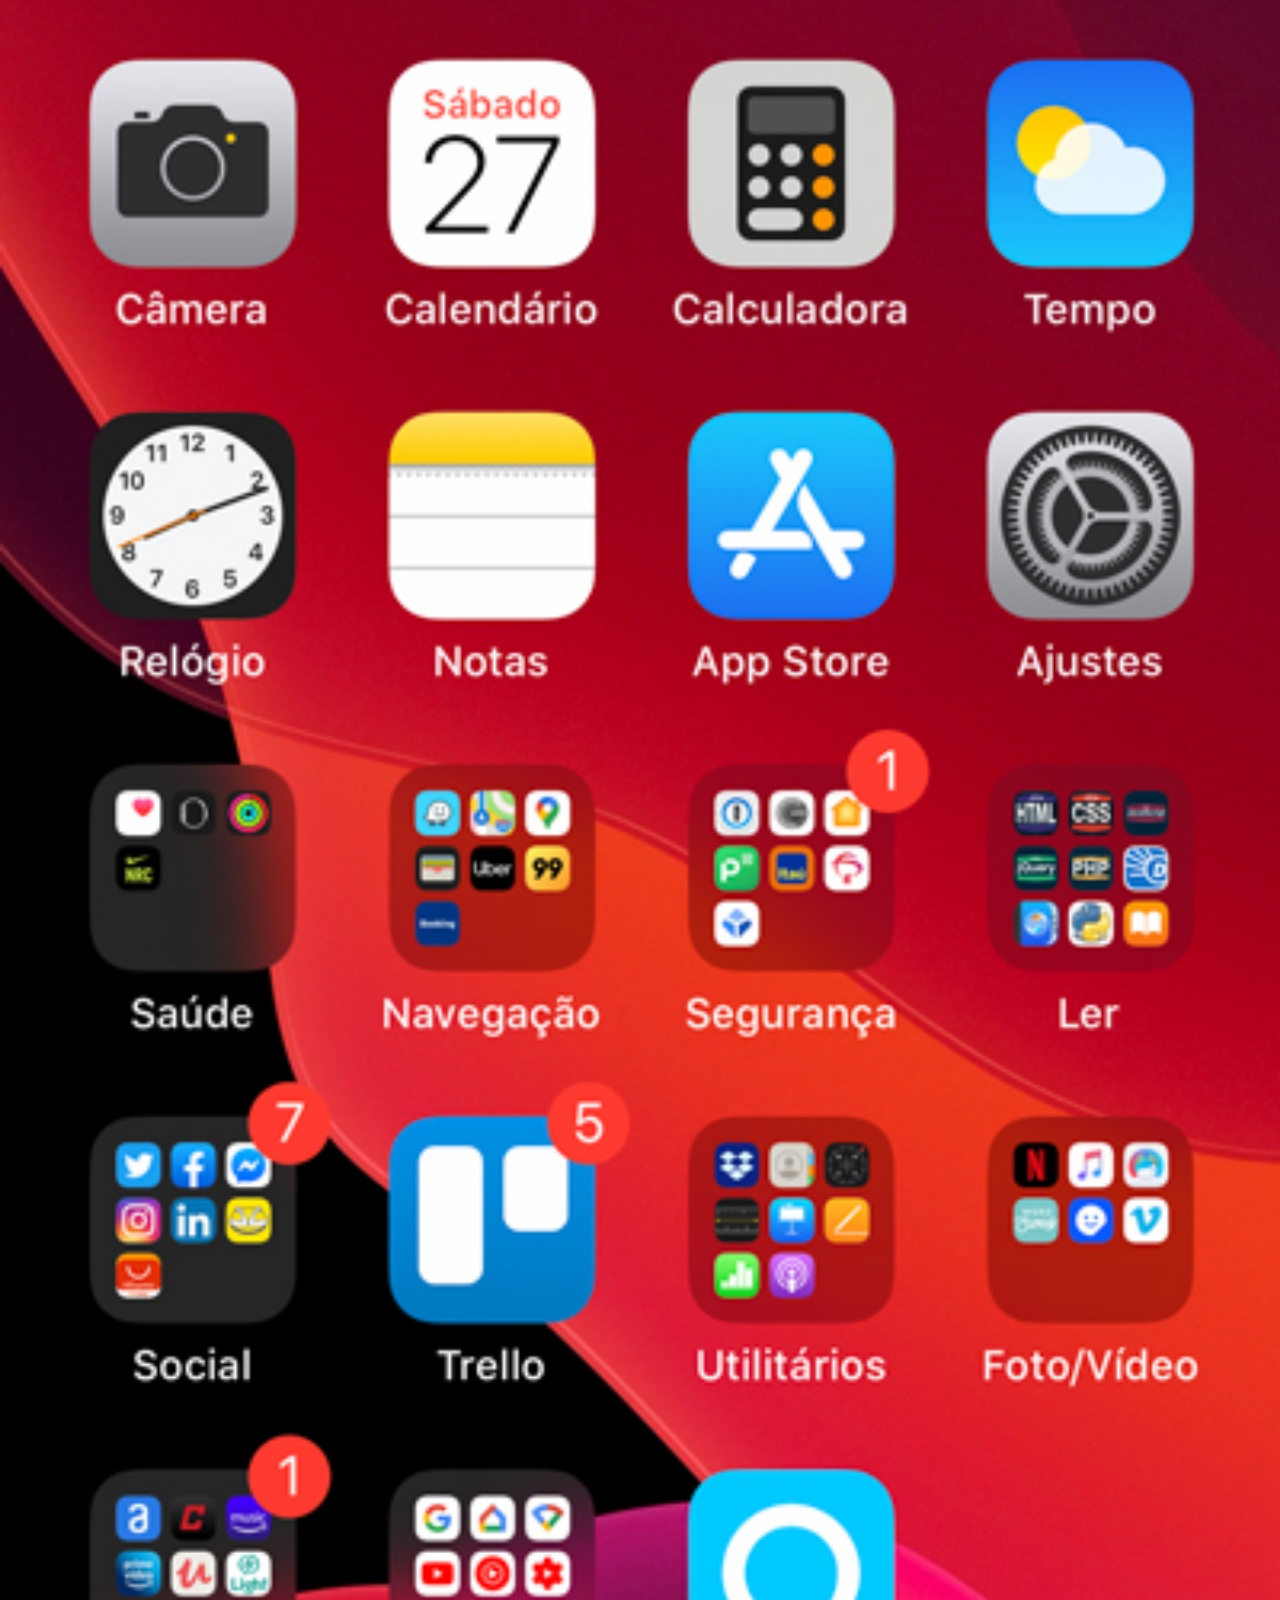
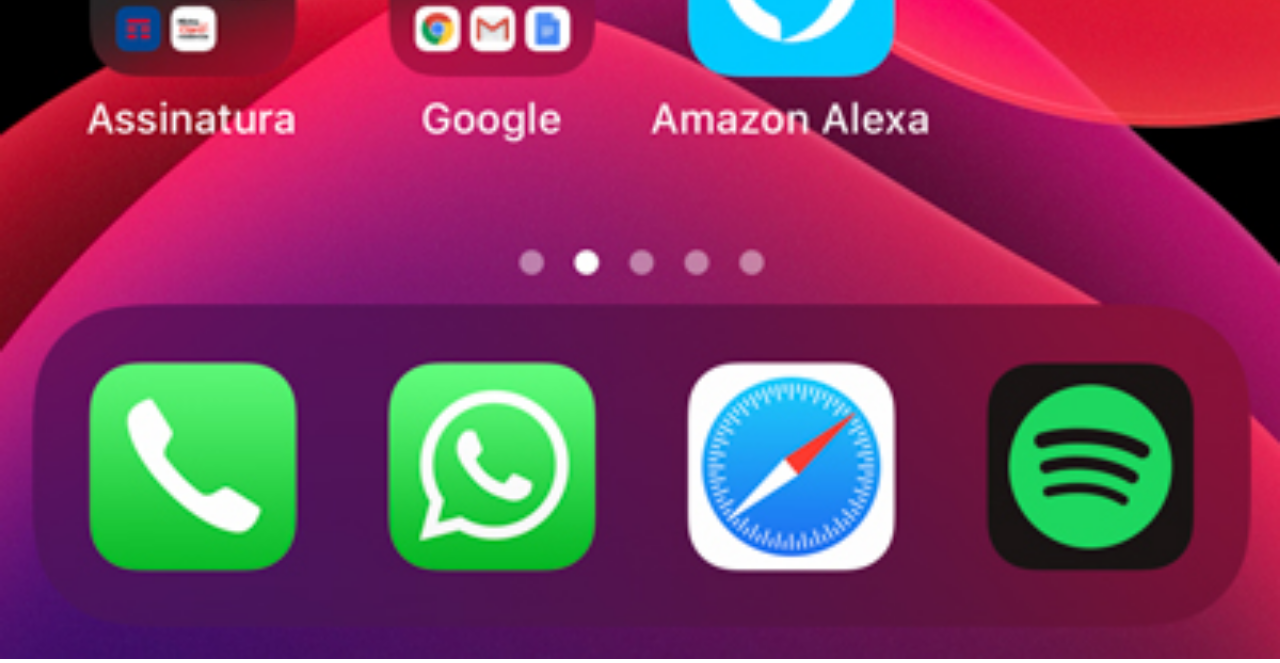
<file: Desafio - Projeto Social/paginas/home.html>
<!DOCTYPE html>
<html lang="en">
<head>
    <meta charset="UTF-8">
    <meta name="viewport" content="width=device-width, initial-scale=1.0">
    <link rel="stylesheet" href="pagcss.css">
    <title>Document</title>

</head>
<body>
    <img src="../imagens/tela-home.jpg" alt="tela_home">
</body>
</html>
</file>
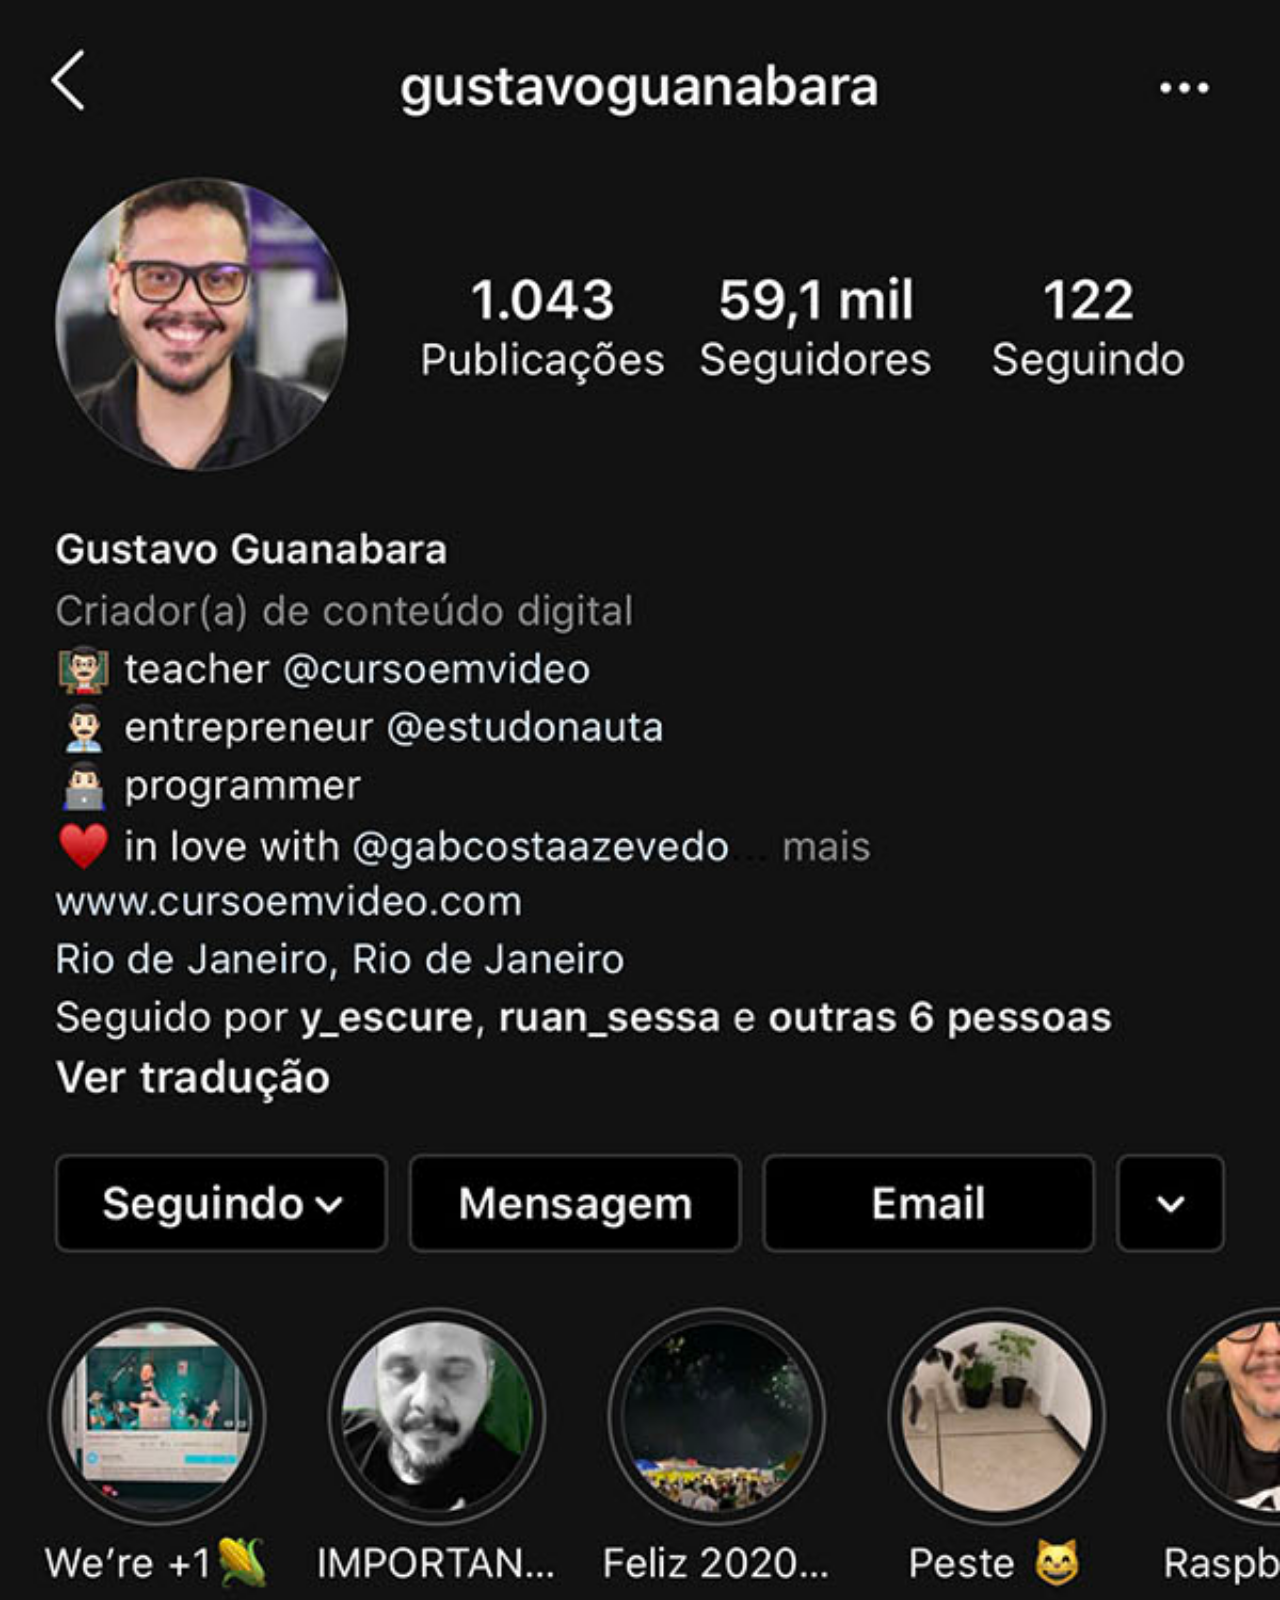
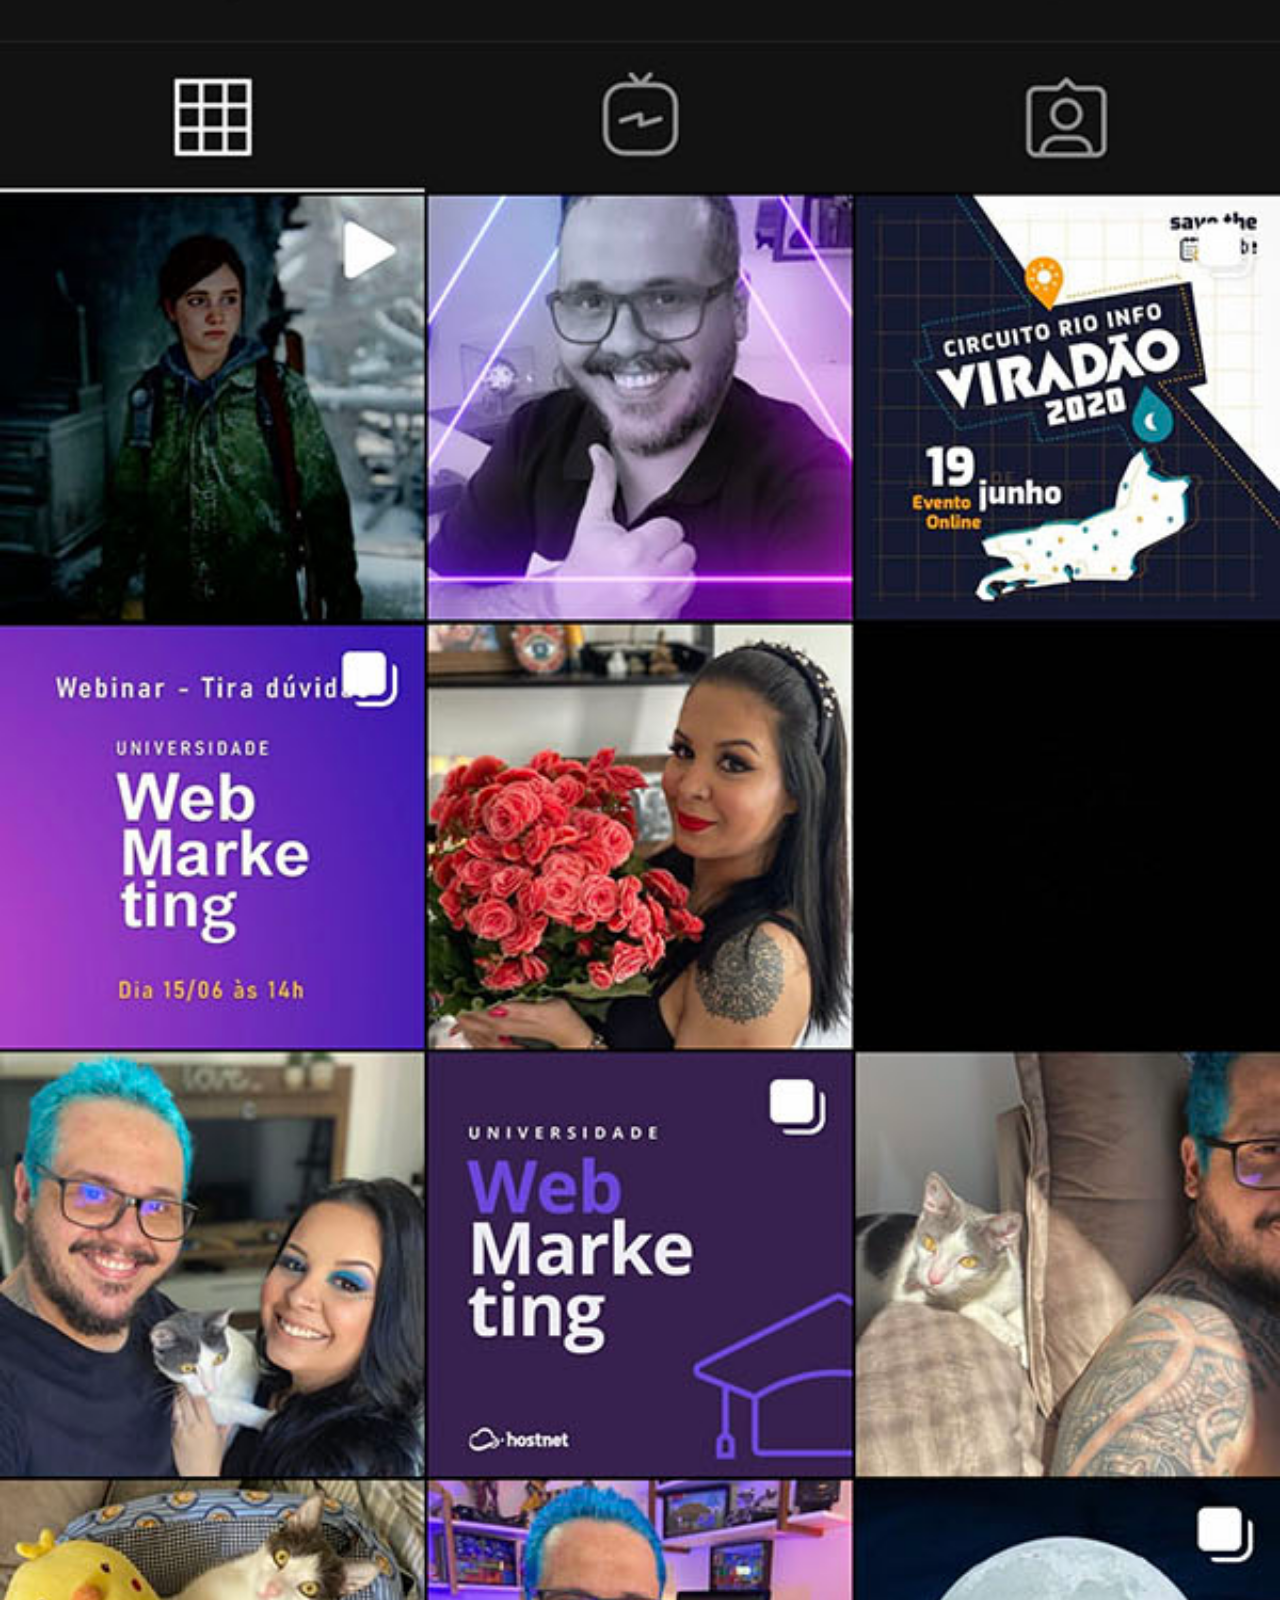
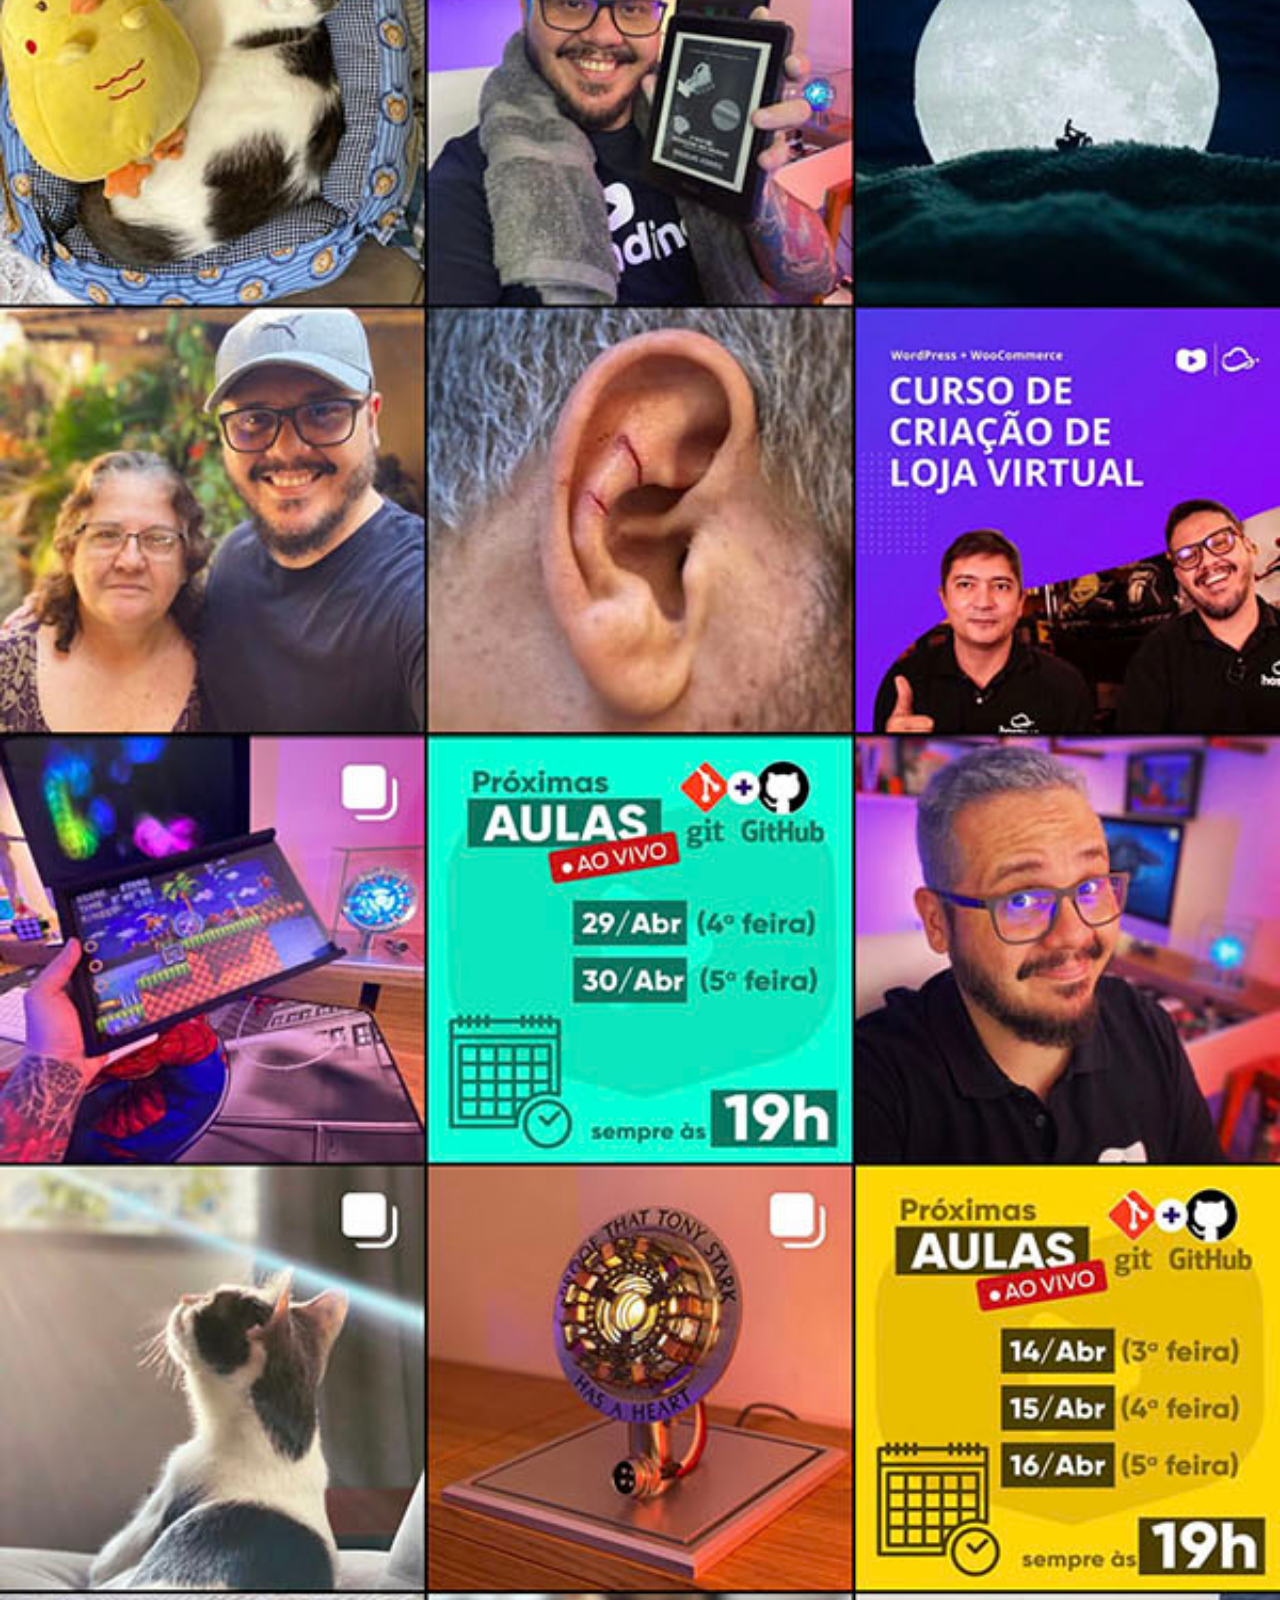
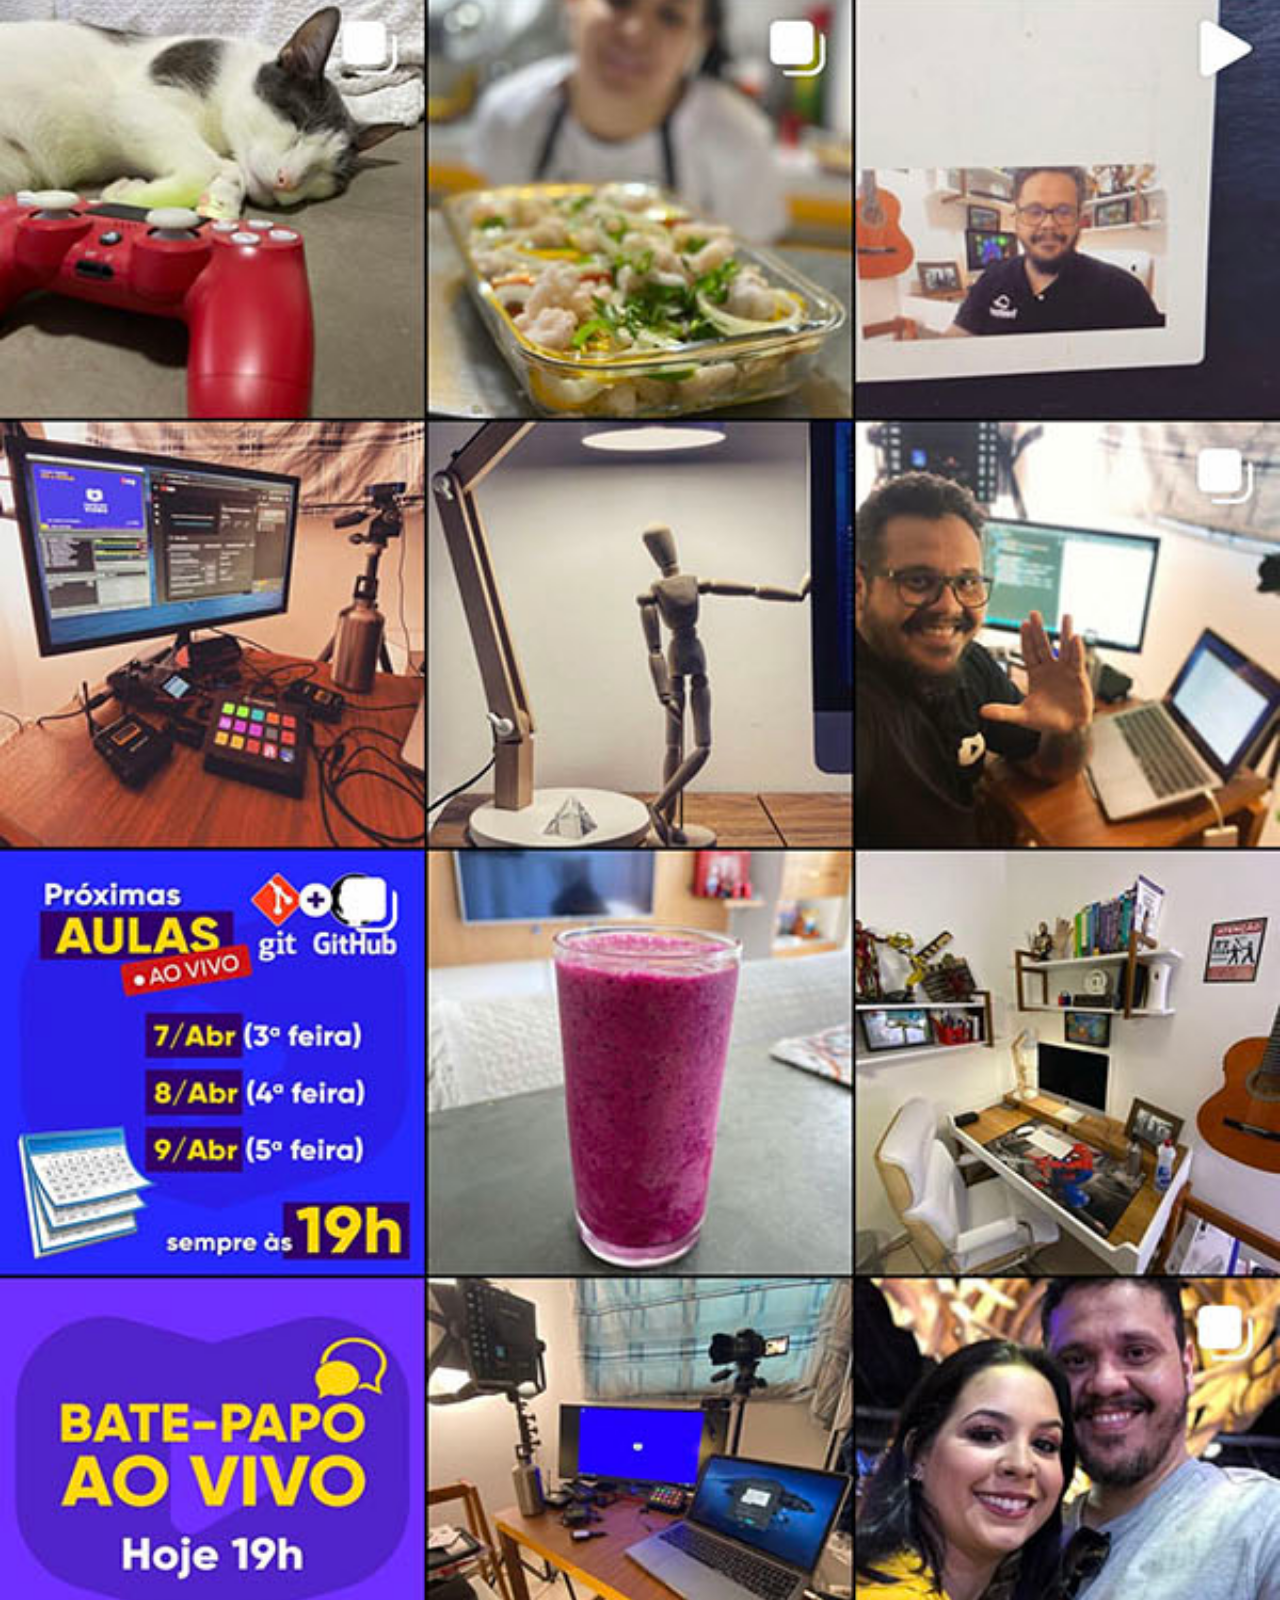
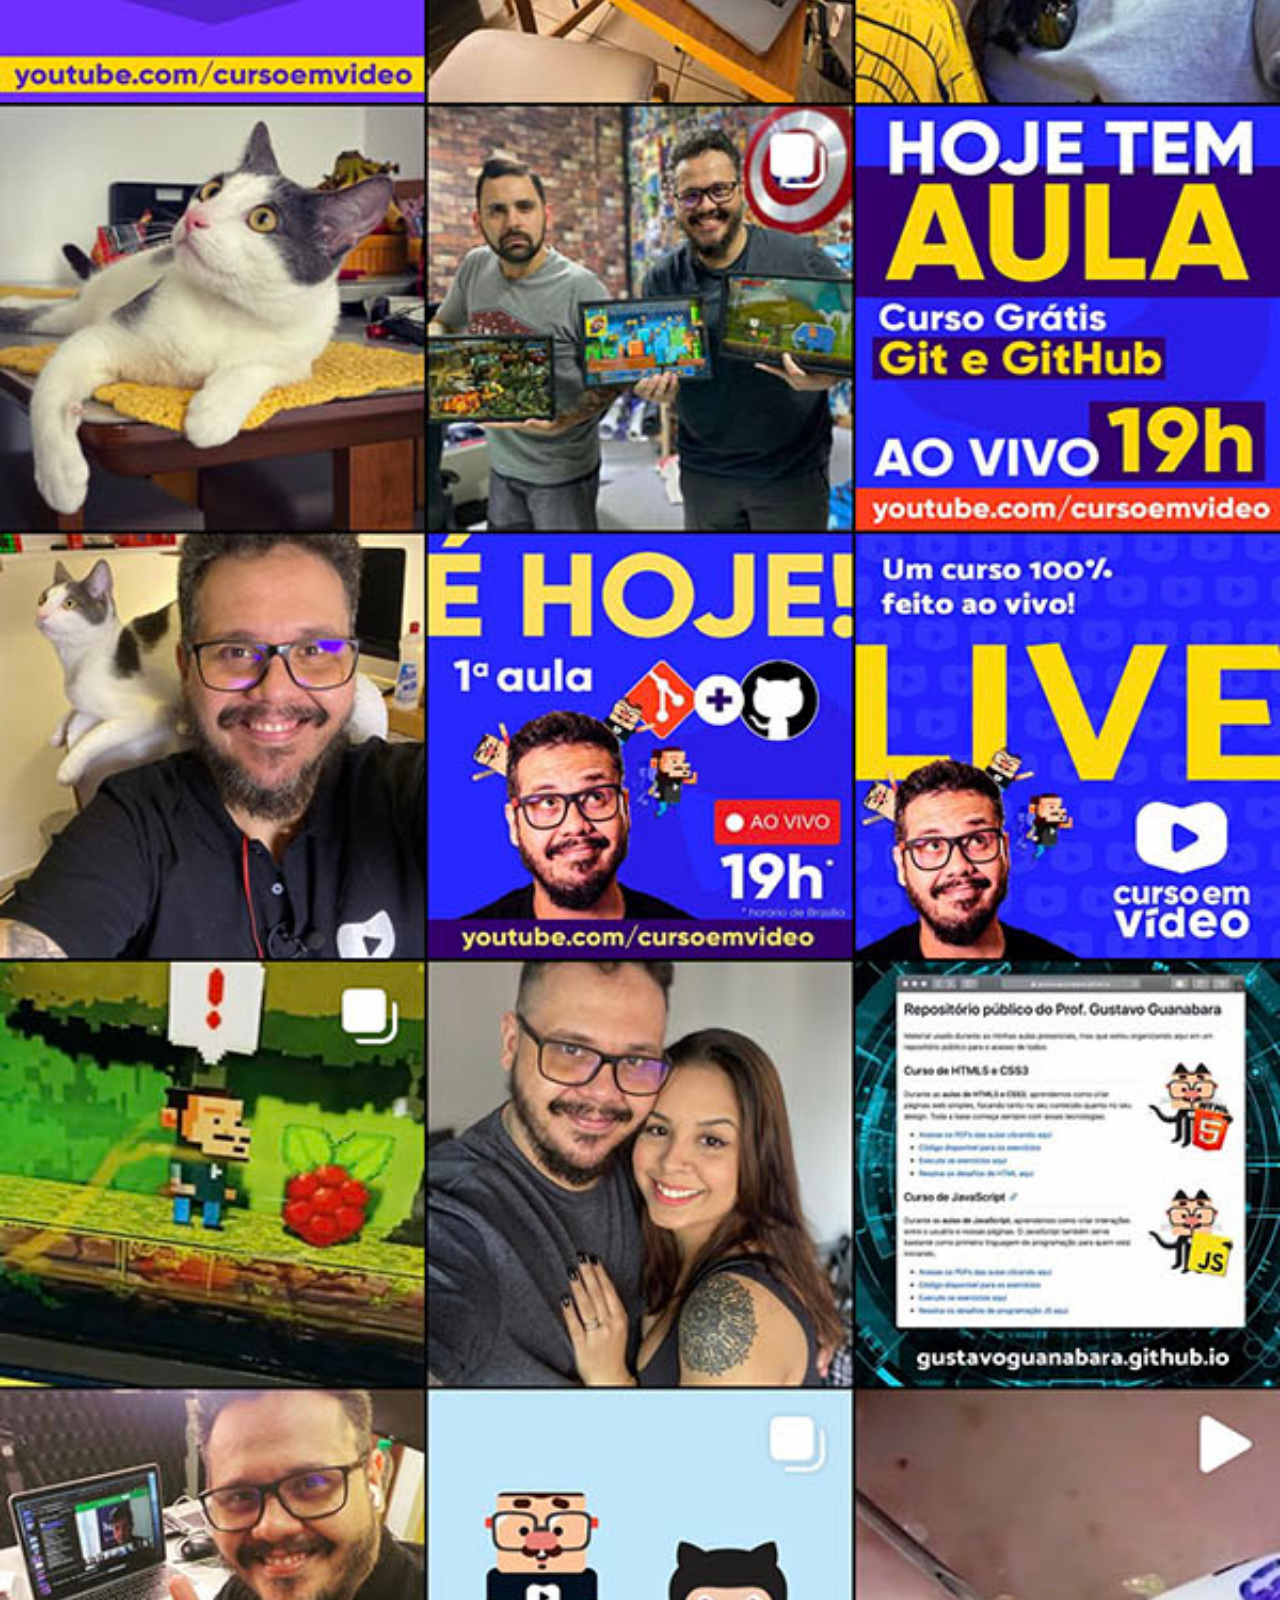
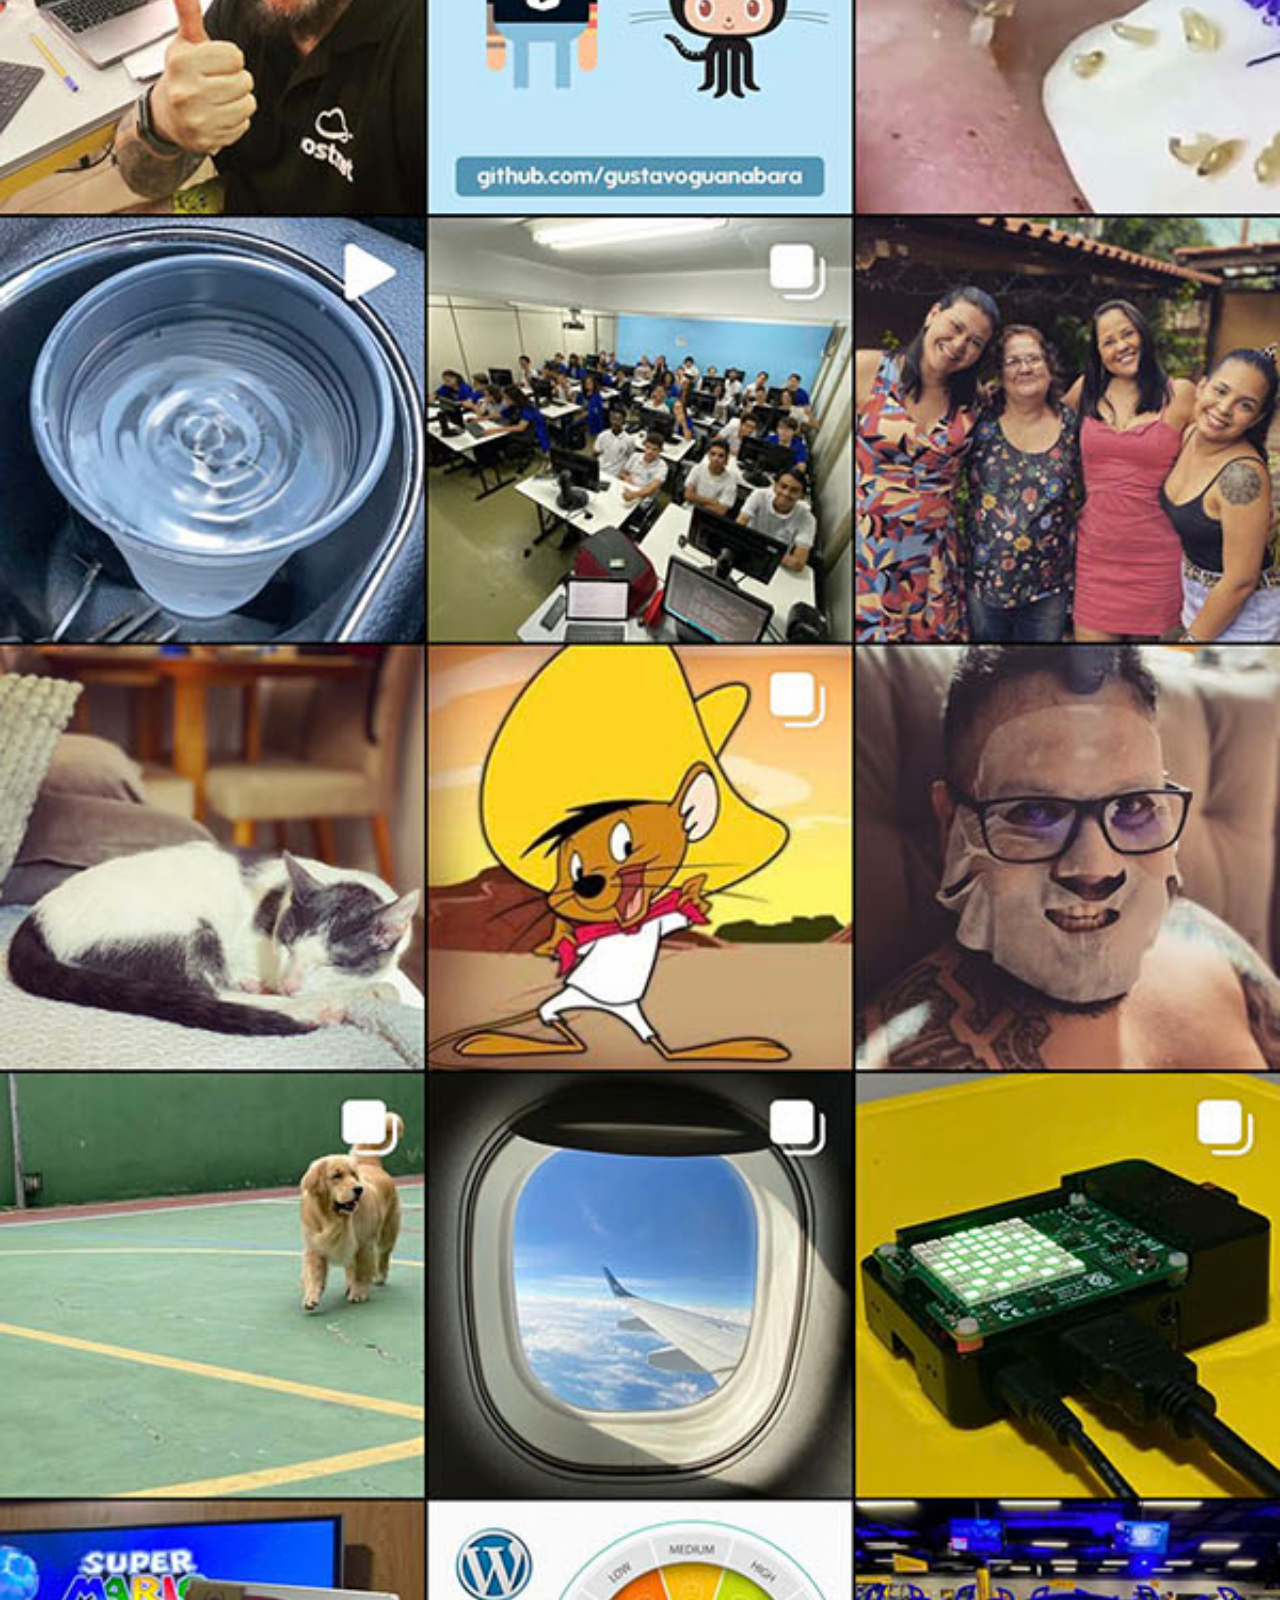
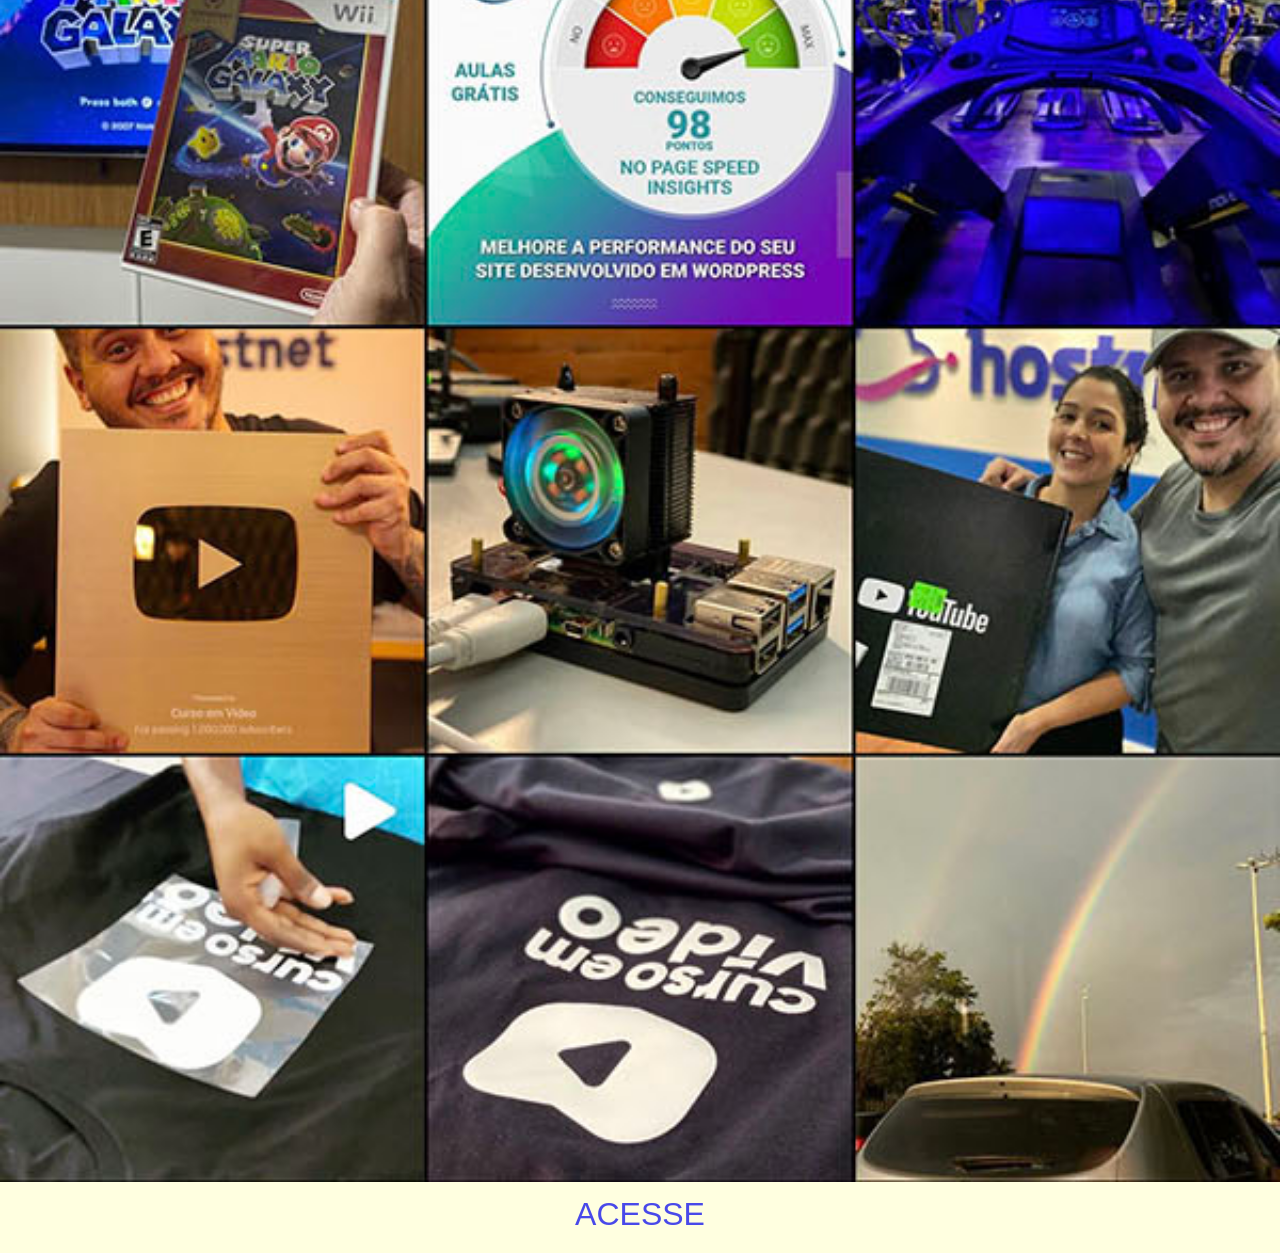
<file: Desafio - Projeto Social/paginas/instagram.html>
<!DOCTYPE html>
<html lang="en">
<head>
    <meta charset="UTF-8">
    <meta name="viewport" content="width=device-width, initial-scale=1.0">
    <link rel="stylesheet" href="pagcss.css">
    <title>Document</title>

</head>
<body>
    <img src="../imagens/tela-instagram.jpg" alt="tela instagram">
    <a href="https://www.instagram.com/gustavoguanabara/" target="_blank">ACESSE</a>
</body>
</html>
</file>
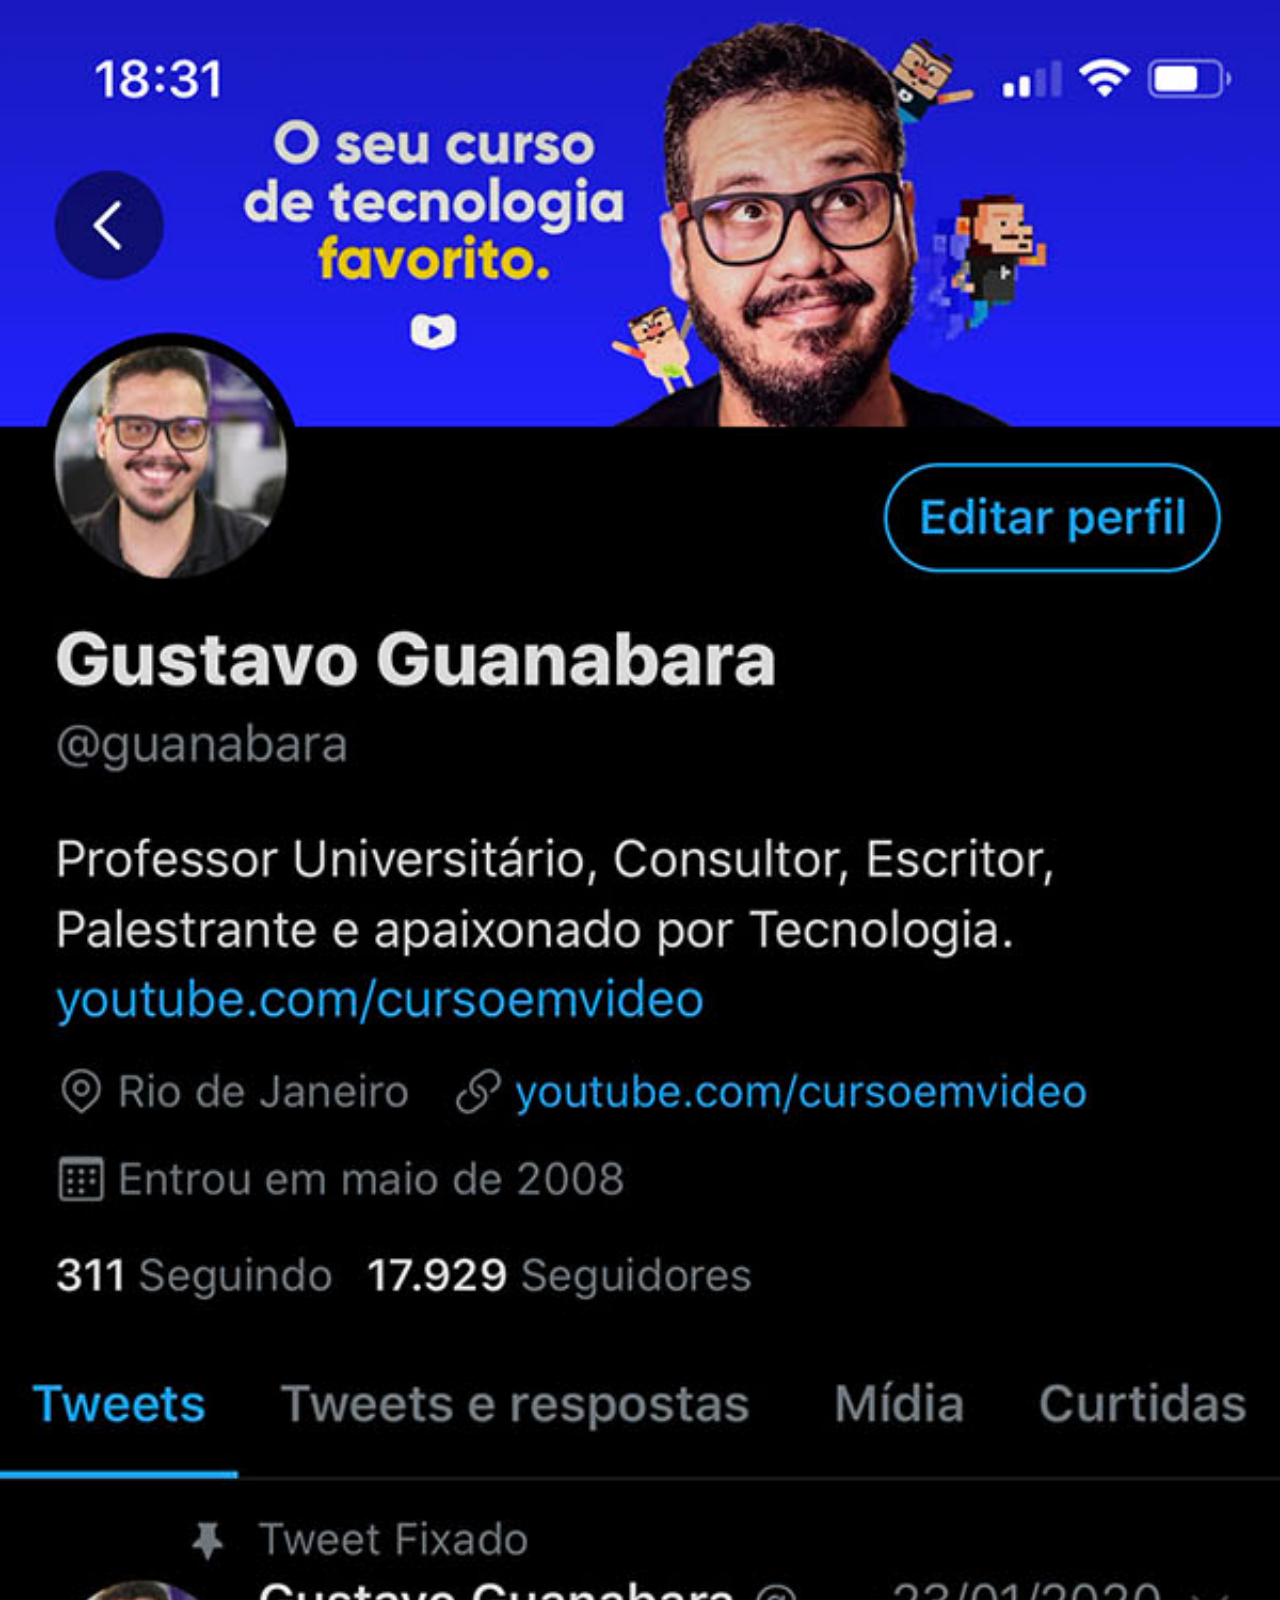
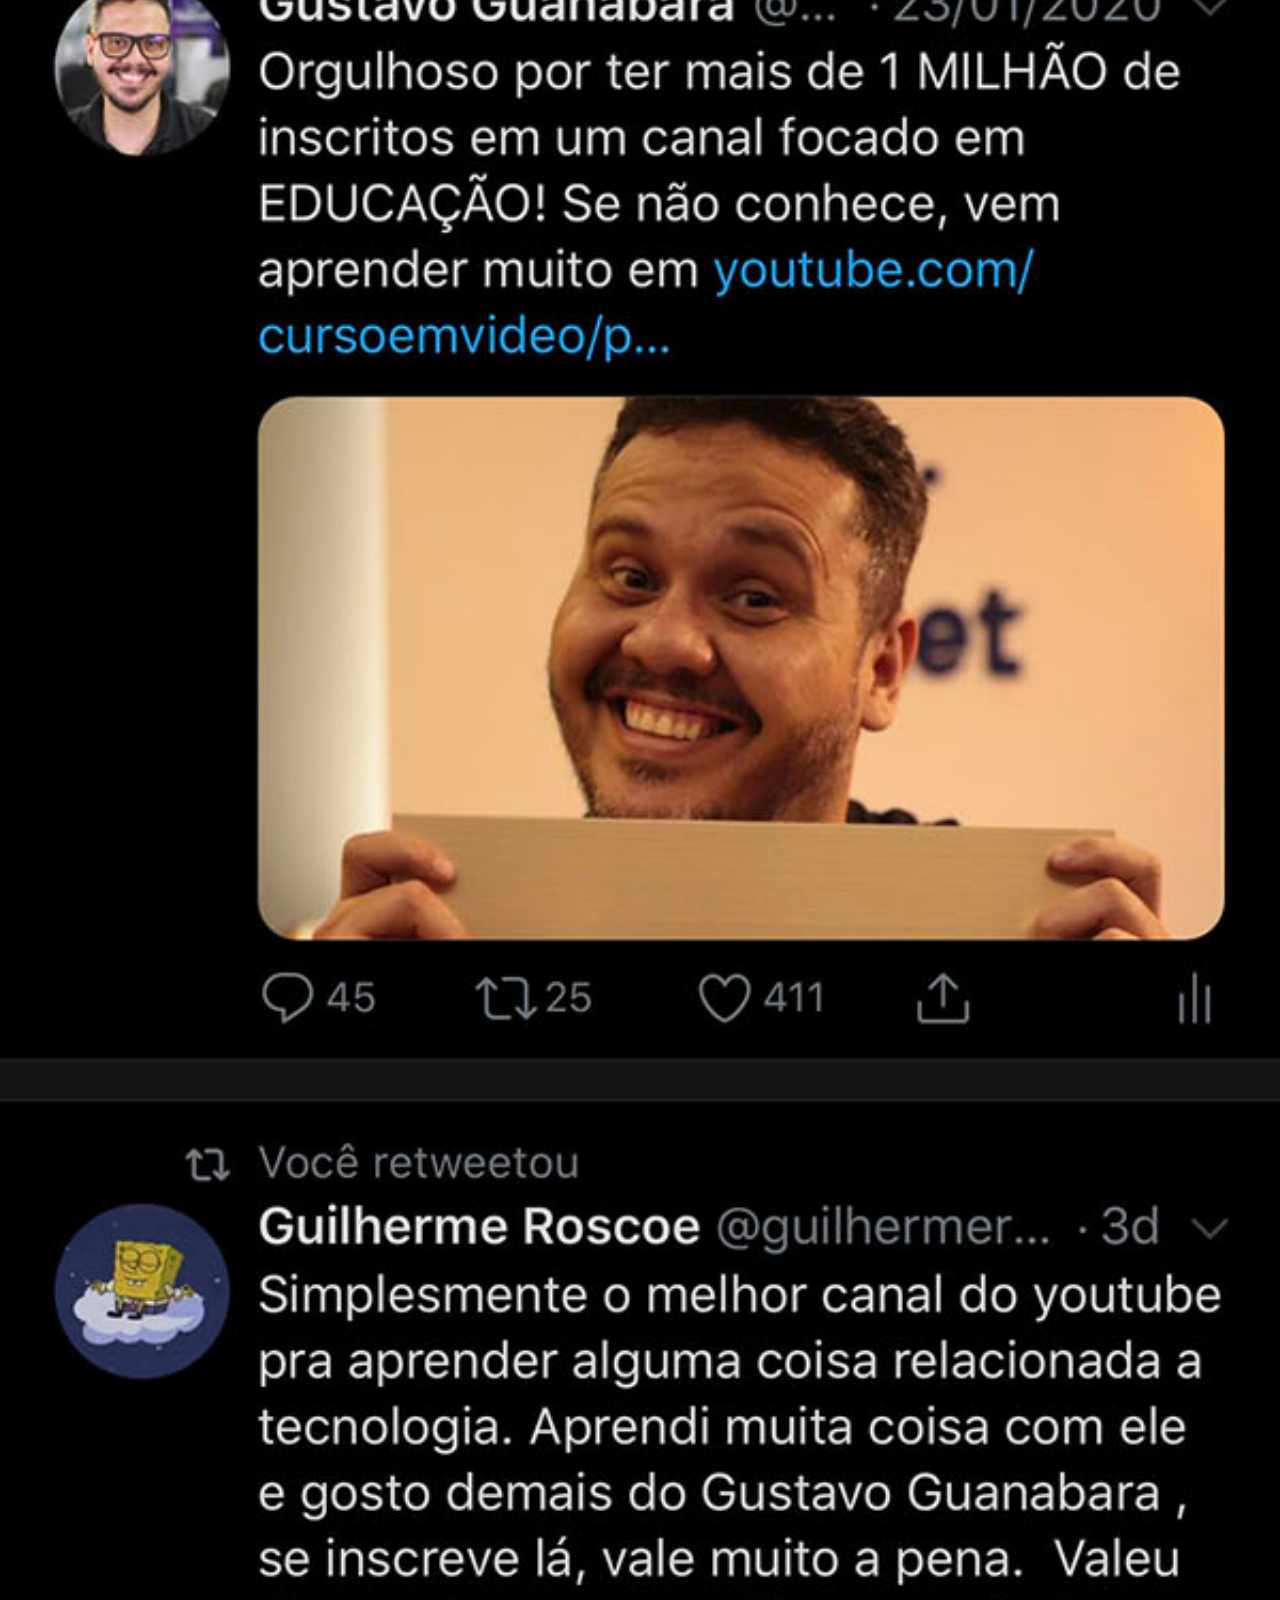
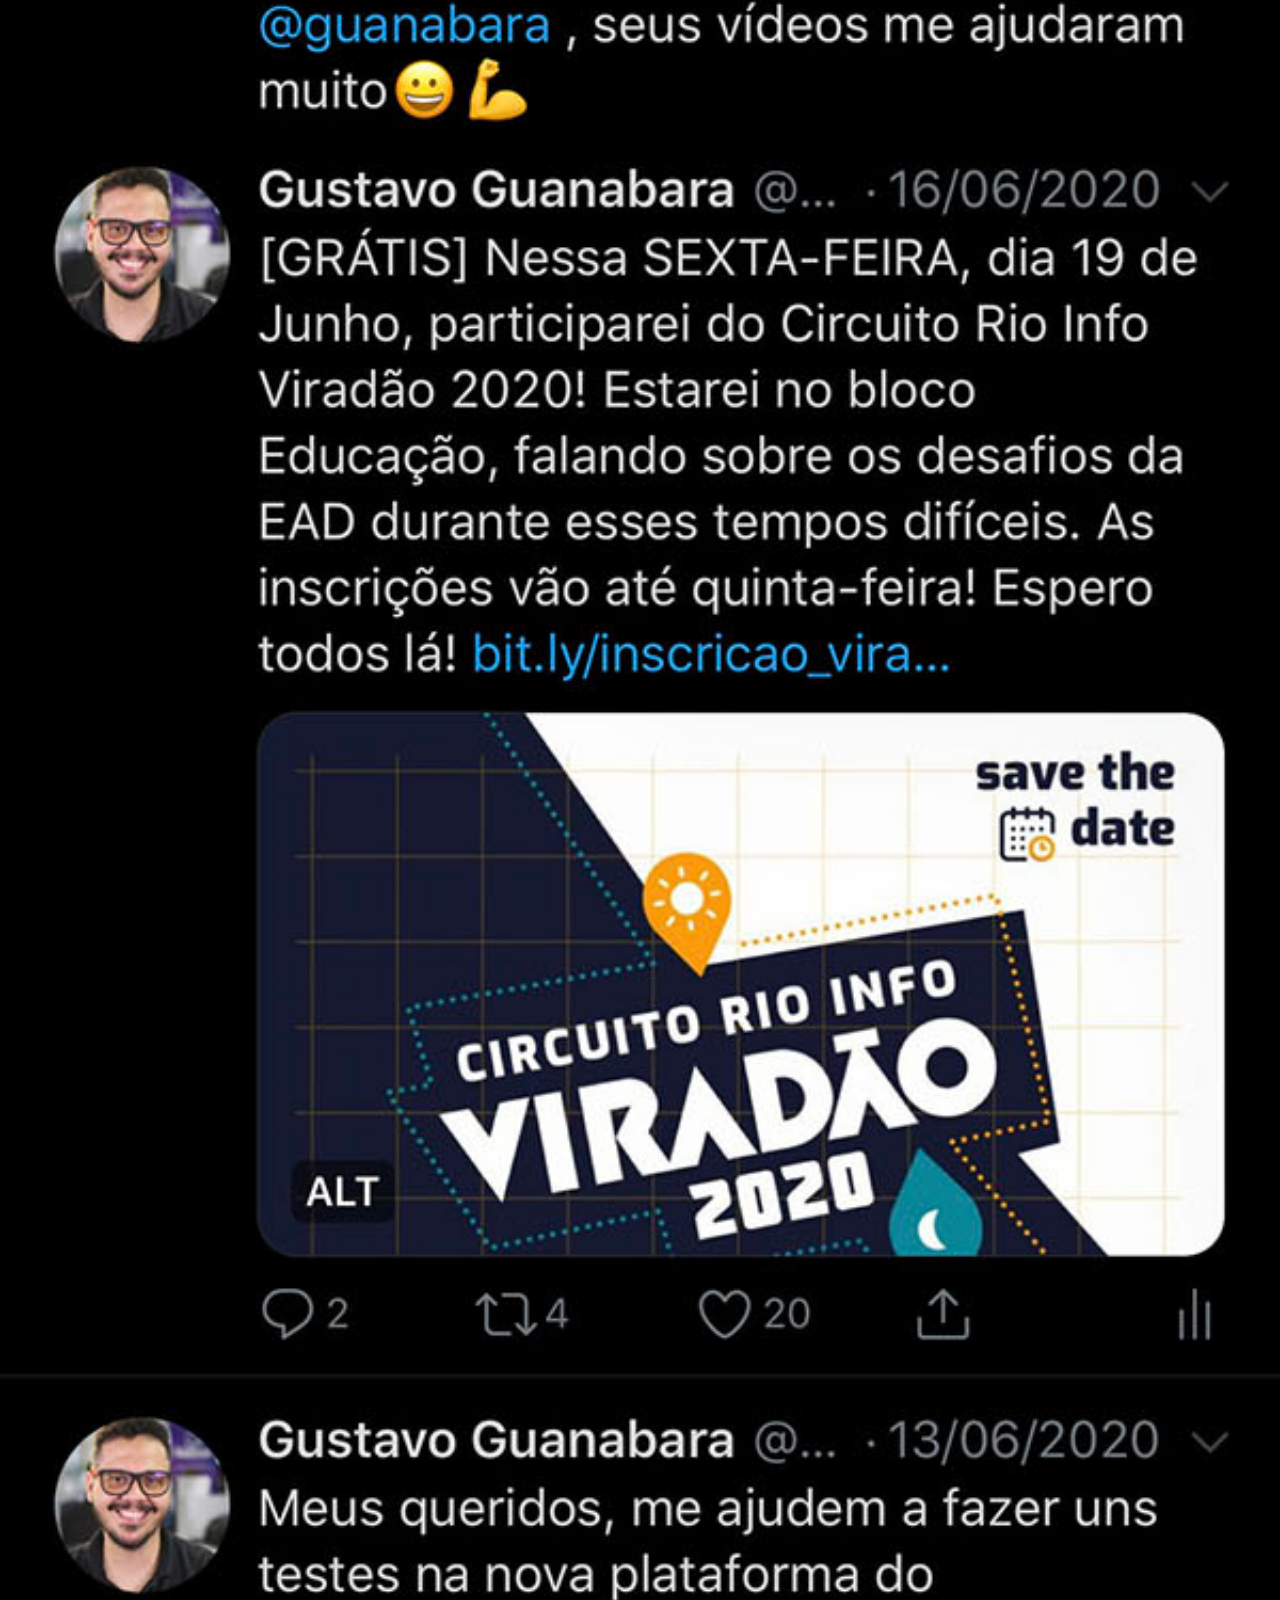
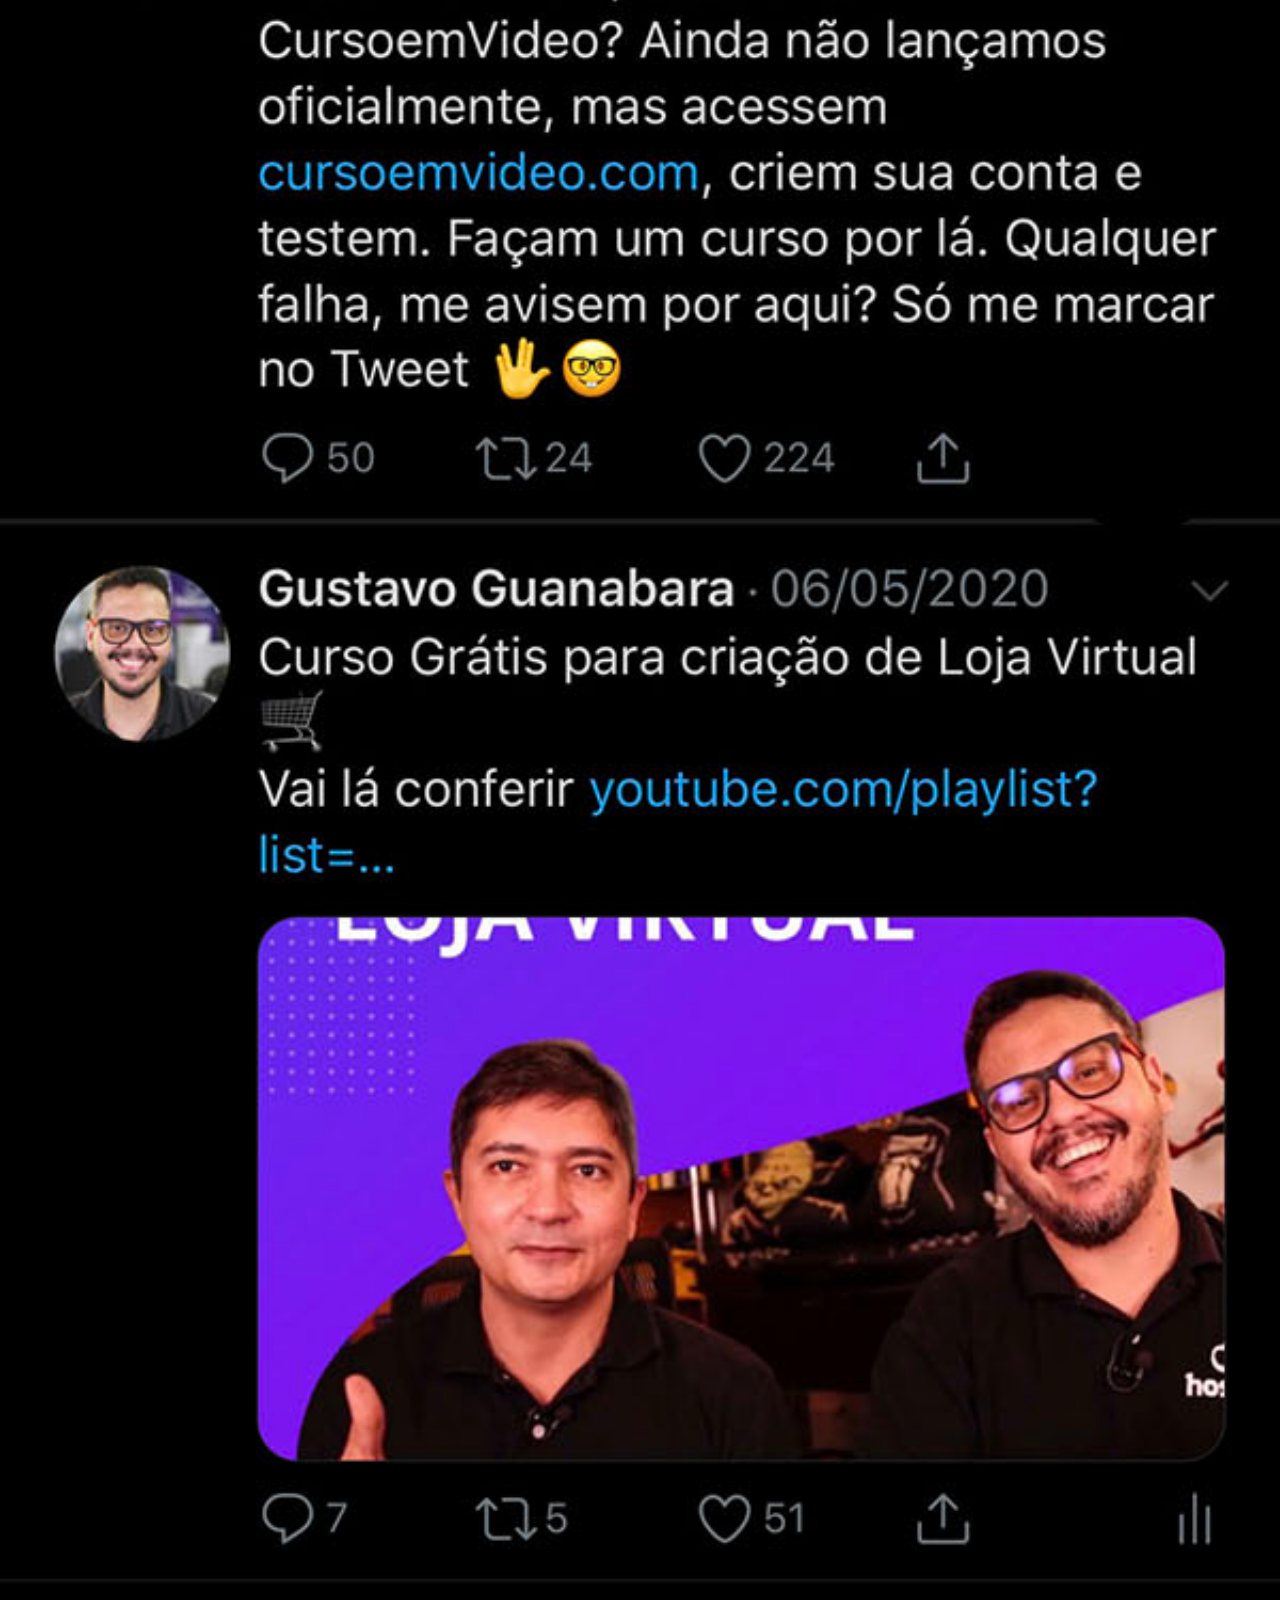
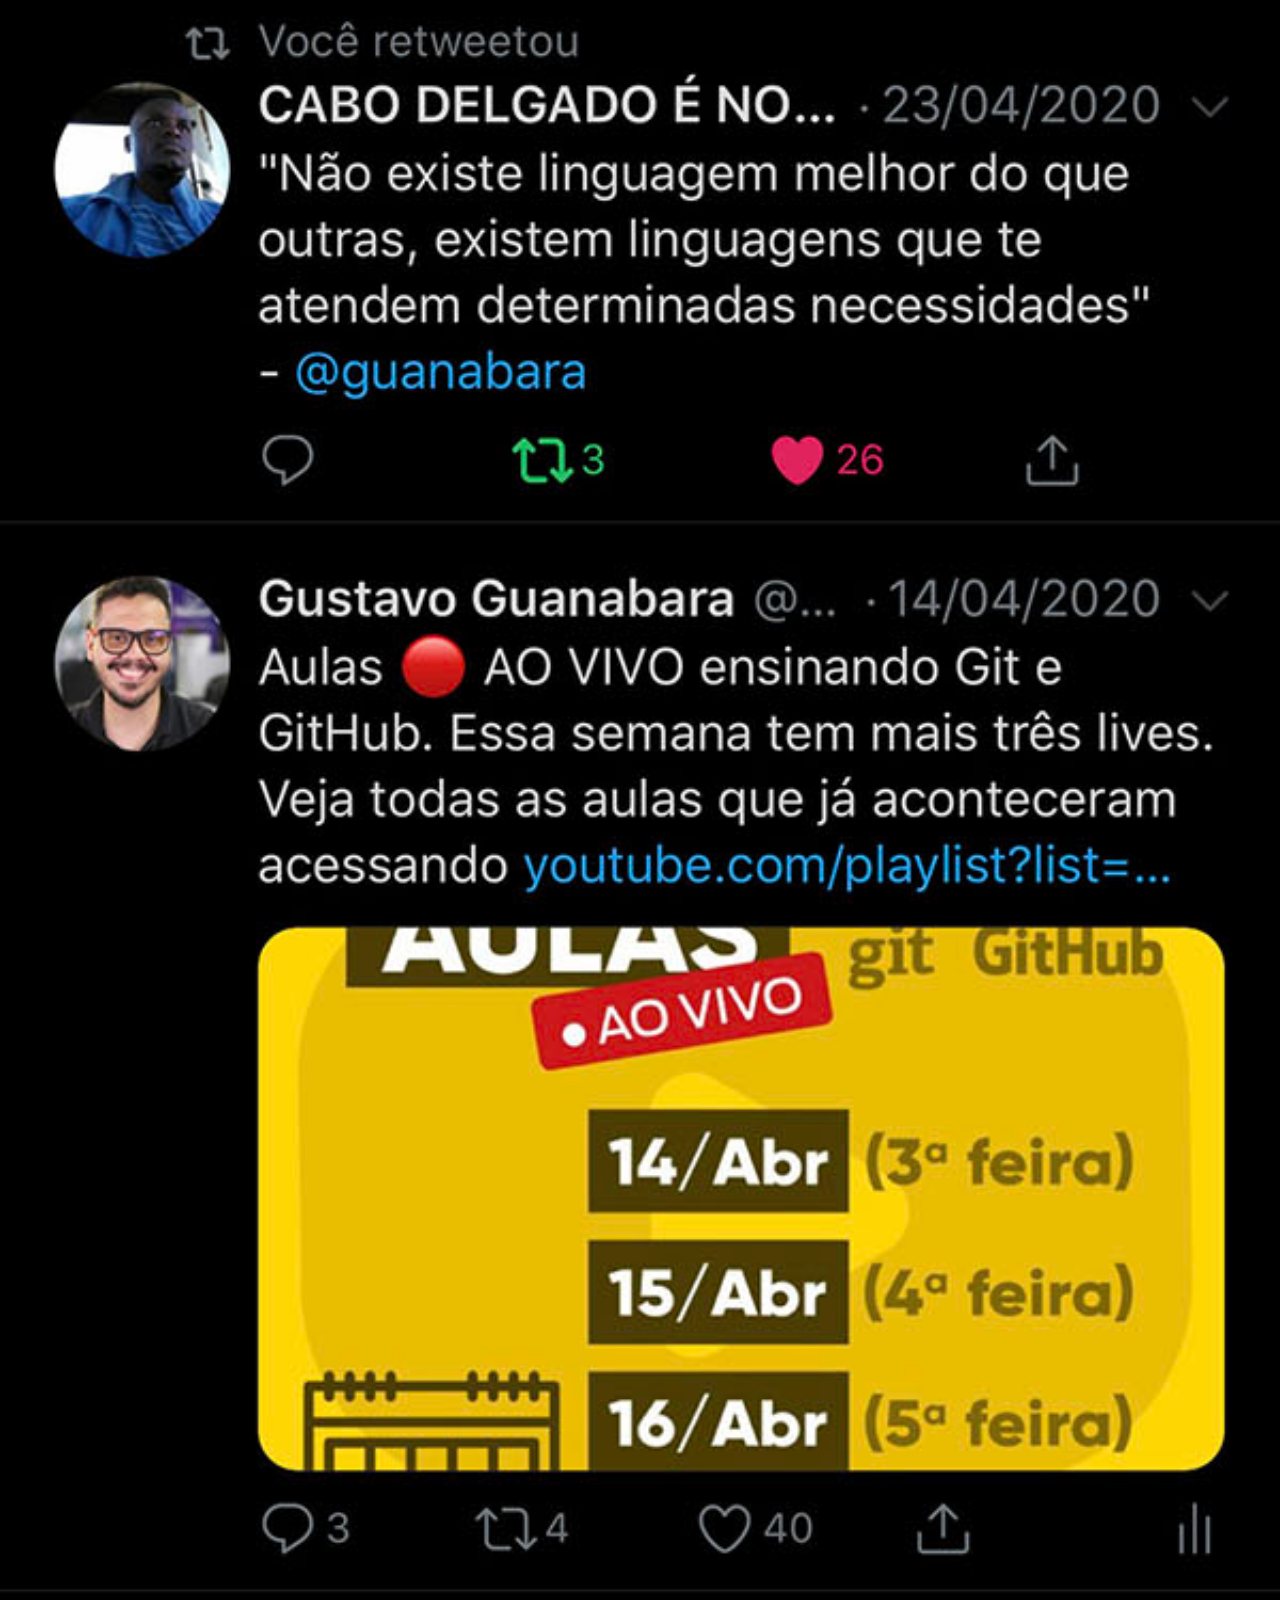
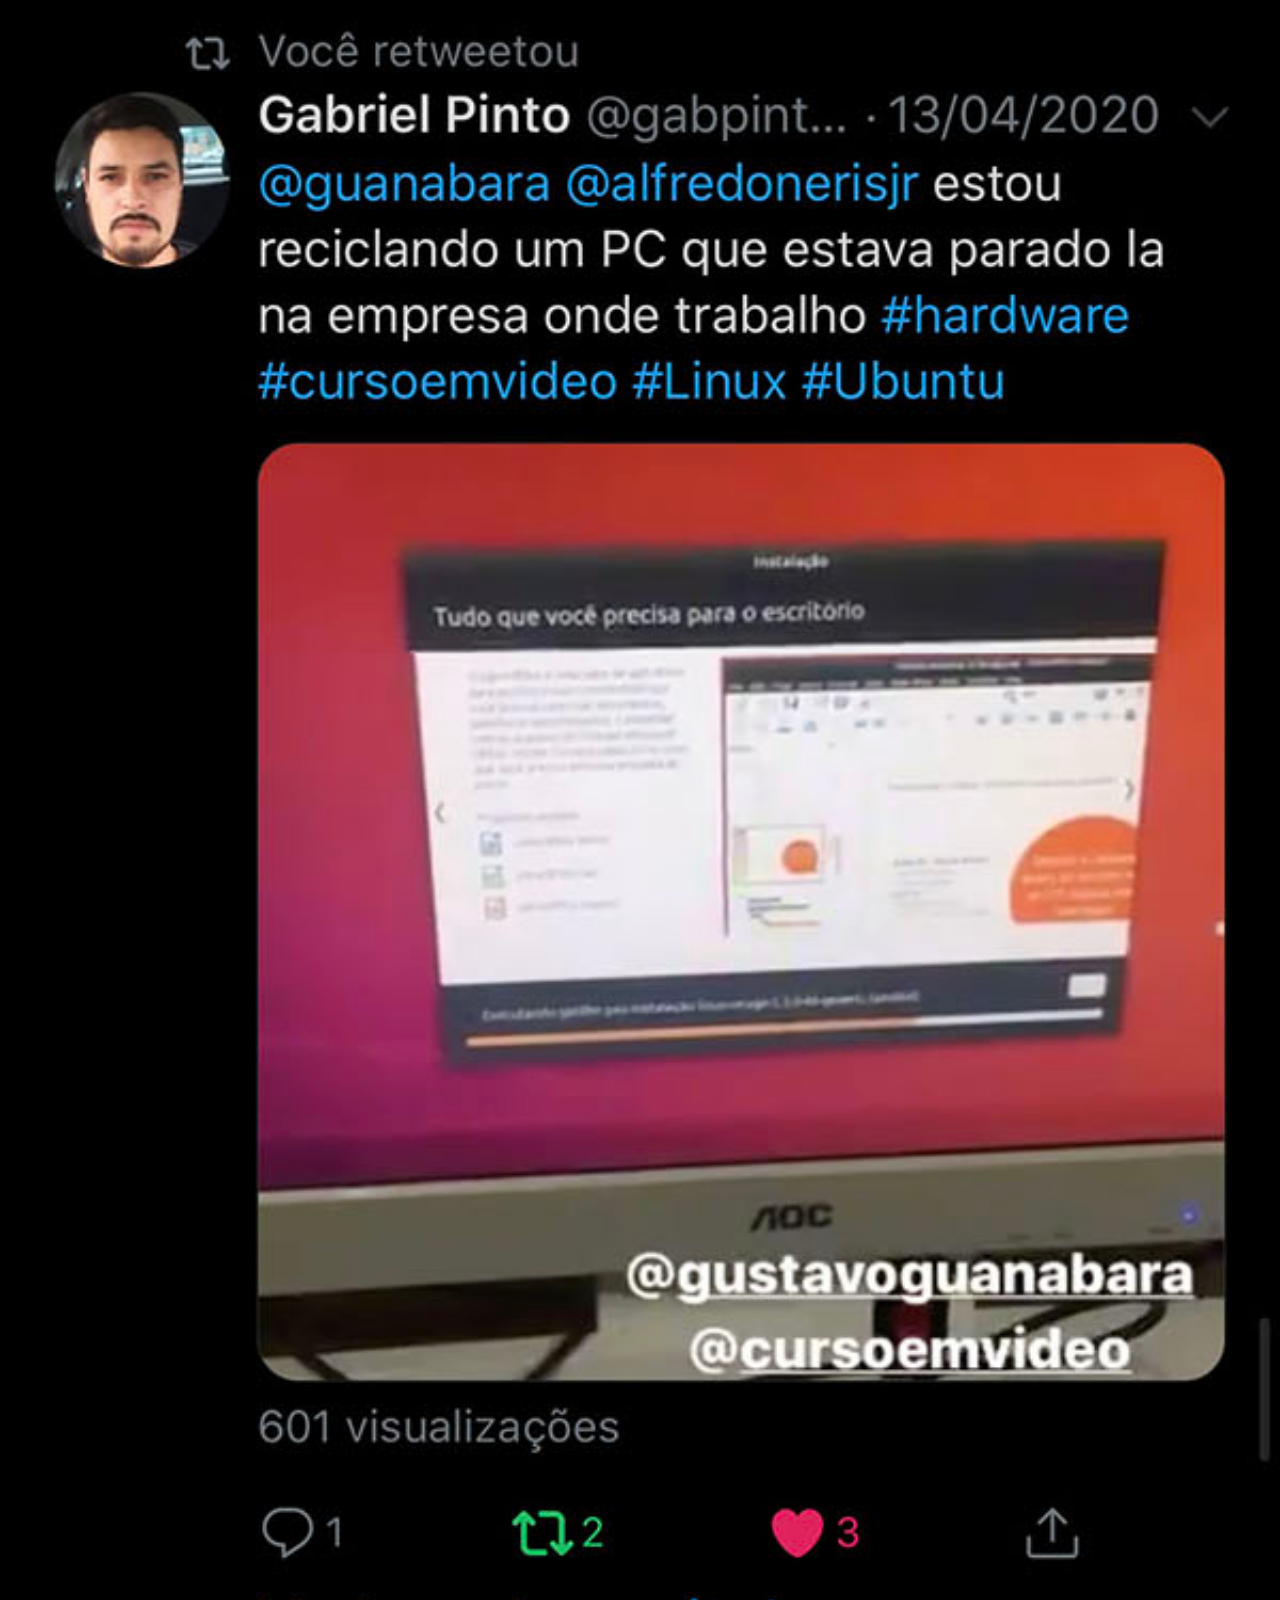
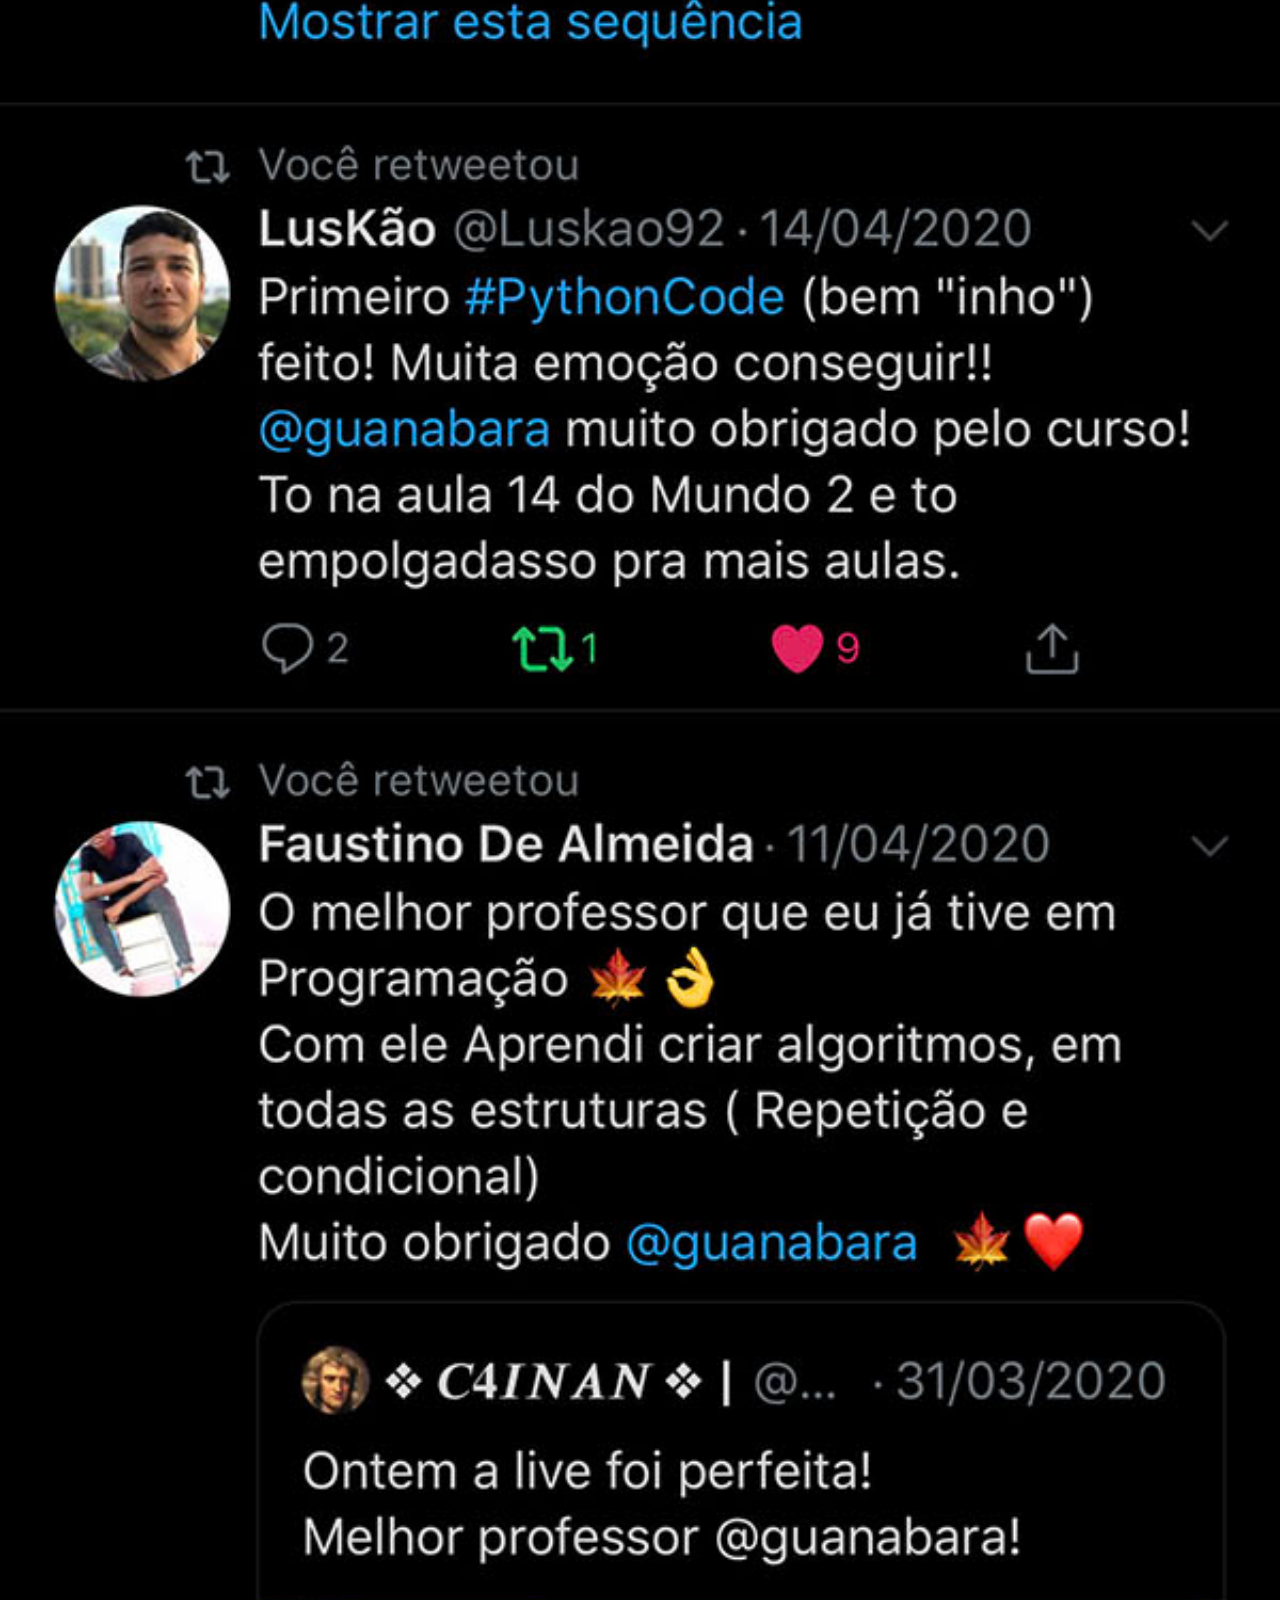
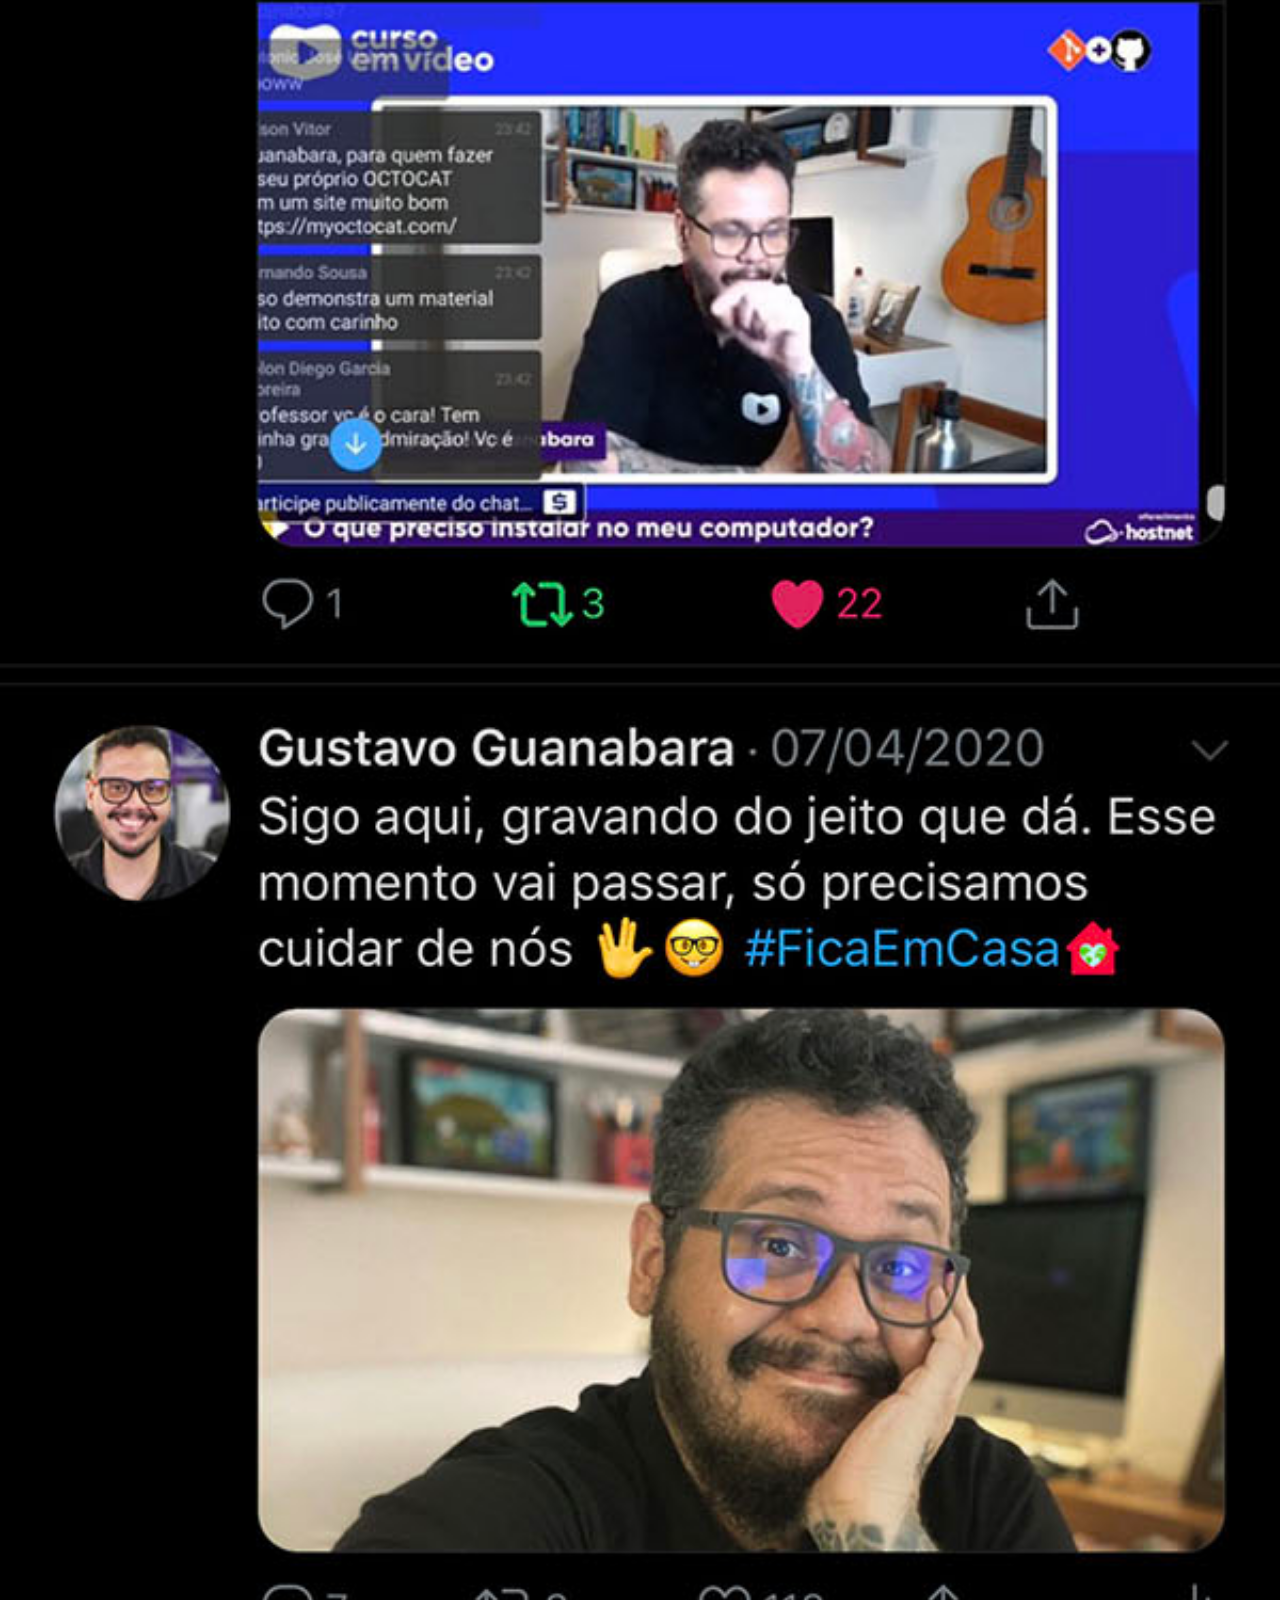
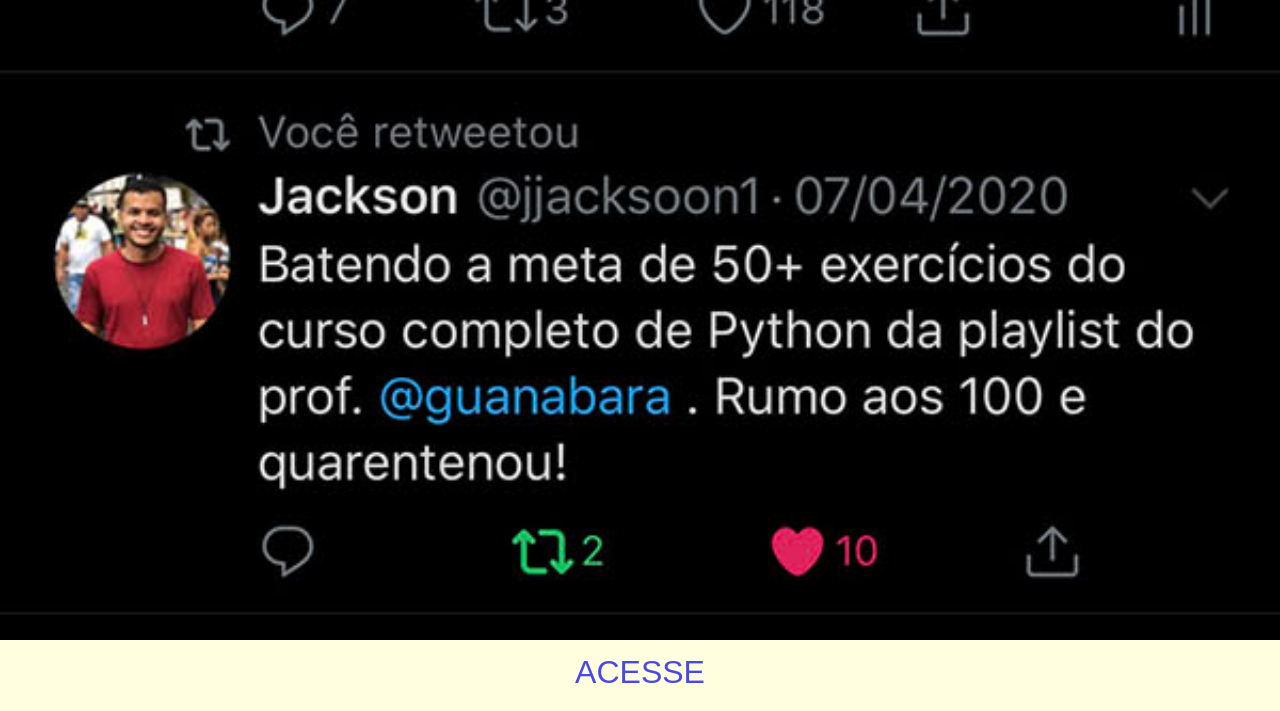
<file: Desafio - Projeto Social/paginas/twitter.html>
<!DOCTYPE html>
<html lang="en">
<head>
    <meta charset="UTF-8">
    <meta name="viewport" content="width=device-width, initial-scale=1.0">
    <link rel="stylesheet" href="pagcss.css">
    <title>Document</title>

</head>
<body>
    <img src="../imagens/tela-twitter.jpg" alt="tela twitter">
    <a href="https://x.com/guanabara" target="_blank">ACESSE</a>
</body>
</html>
</file>
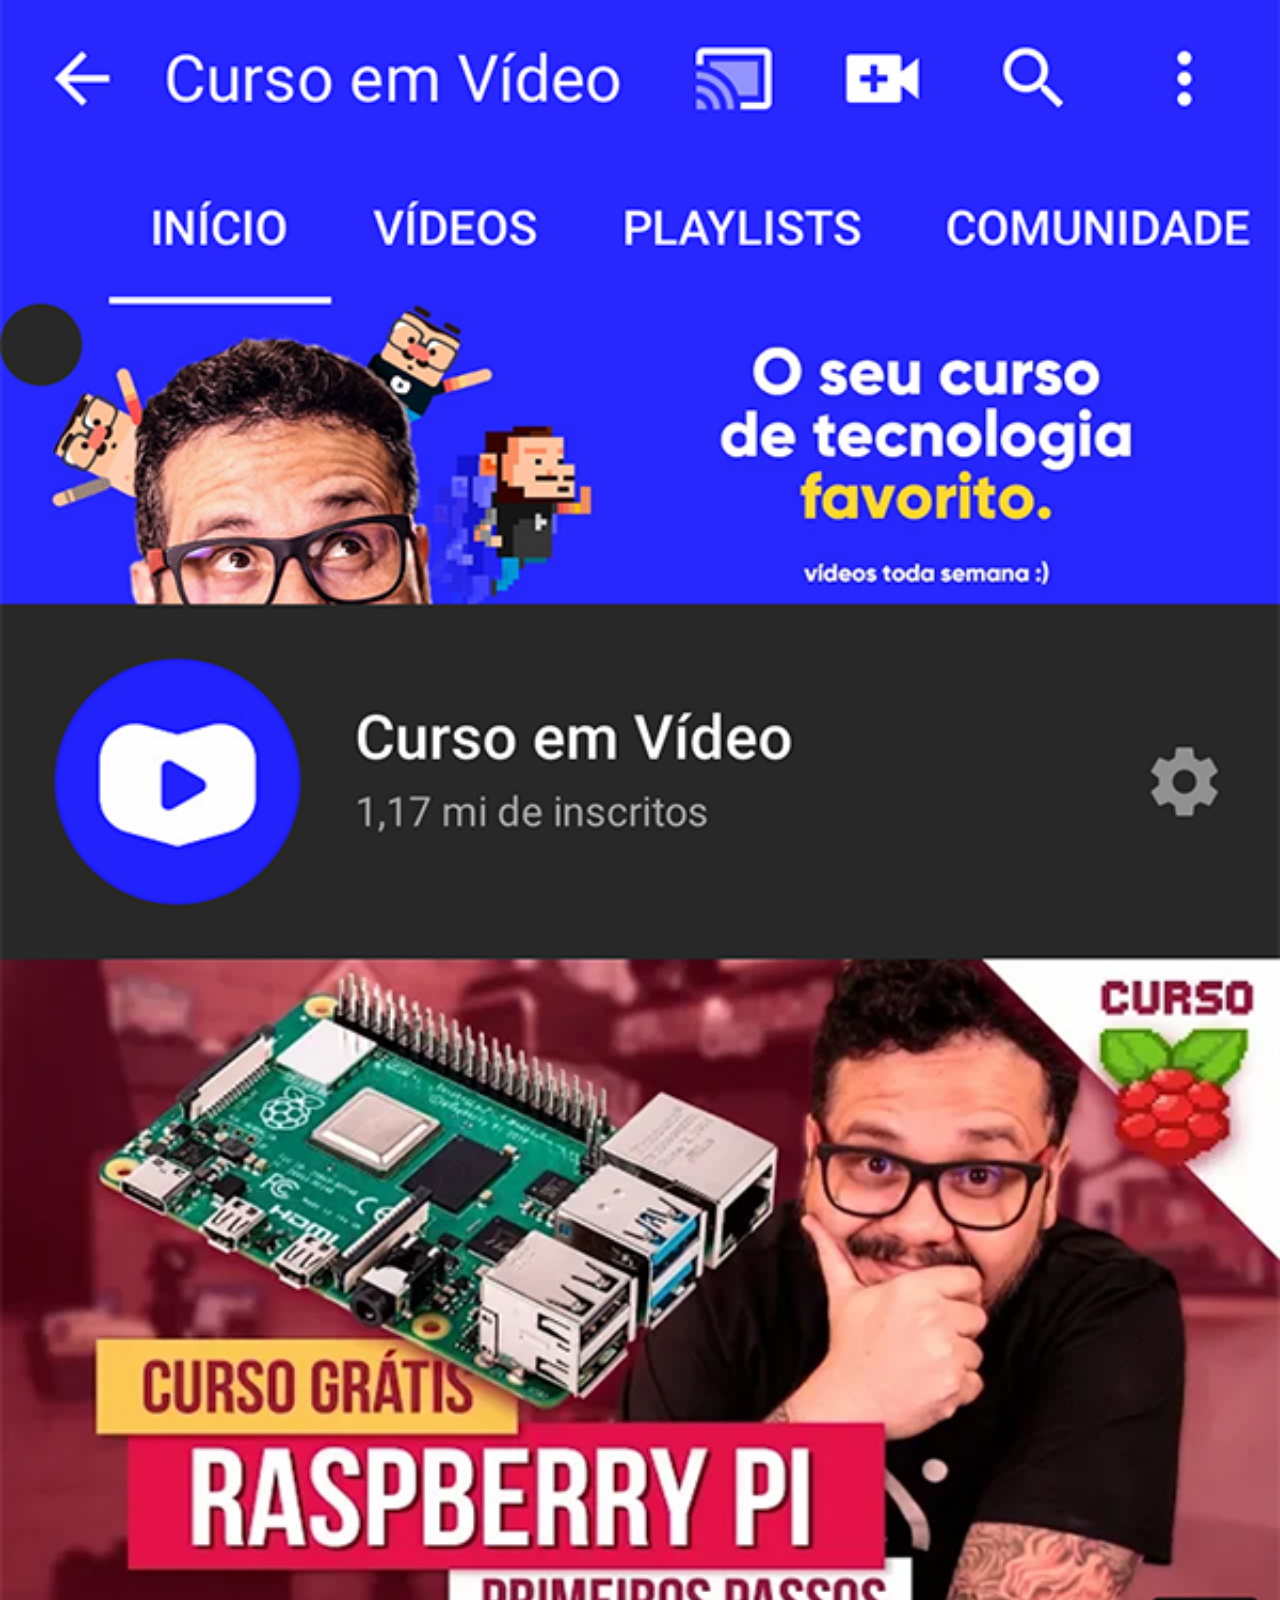
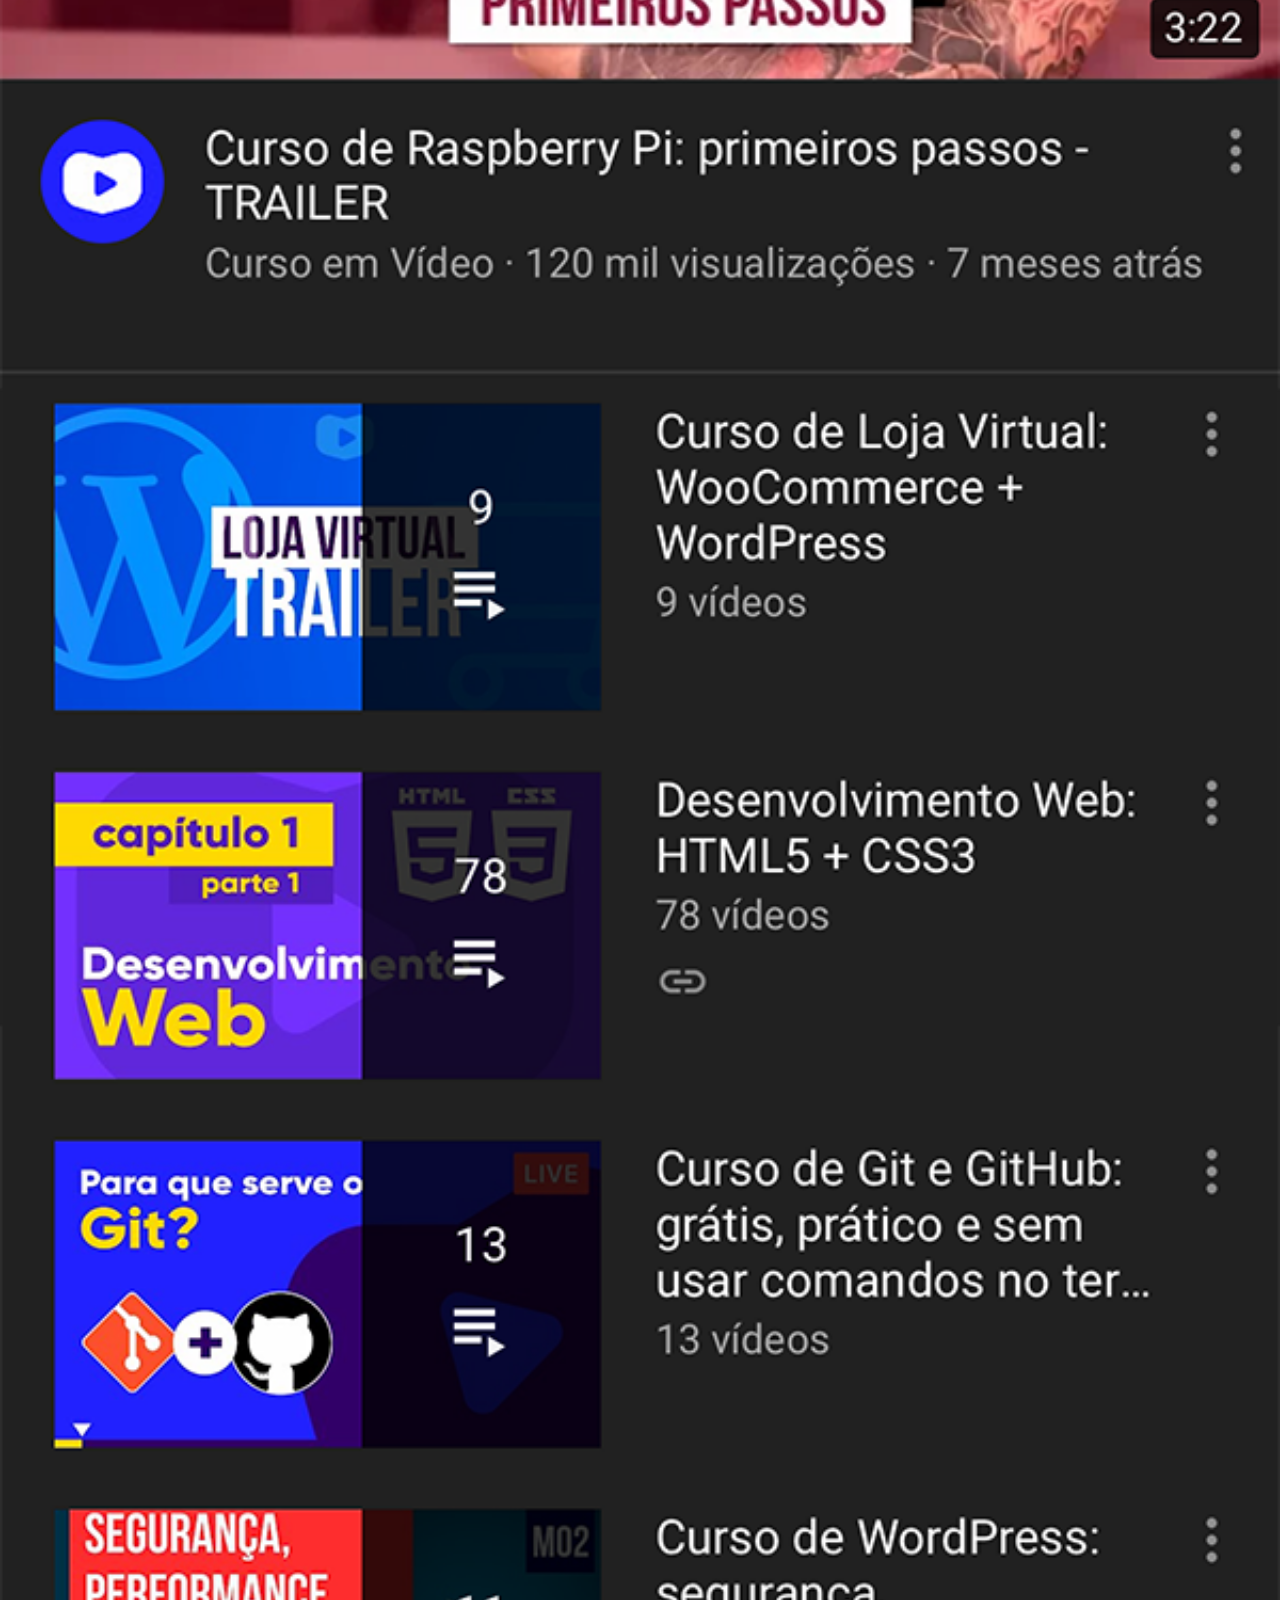
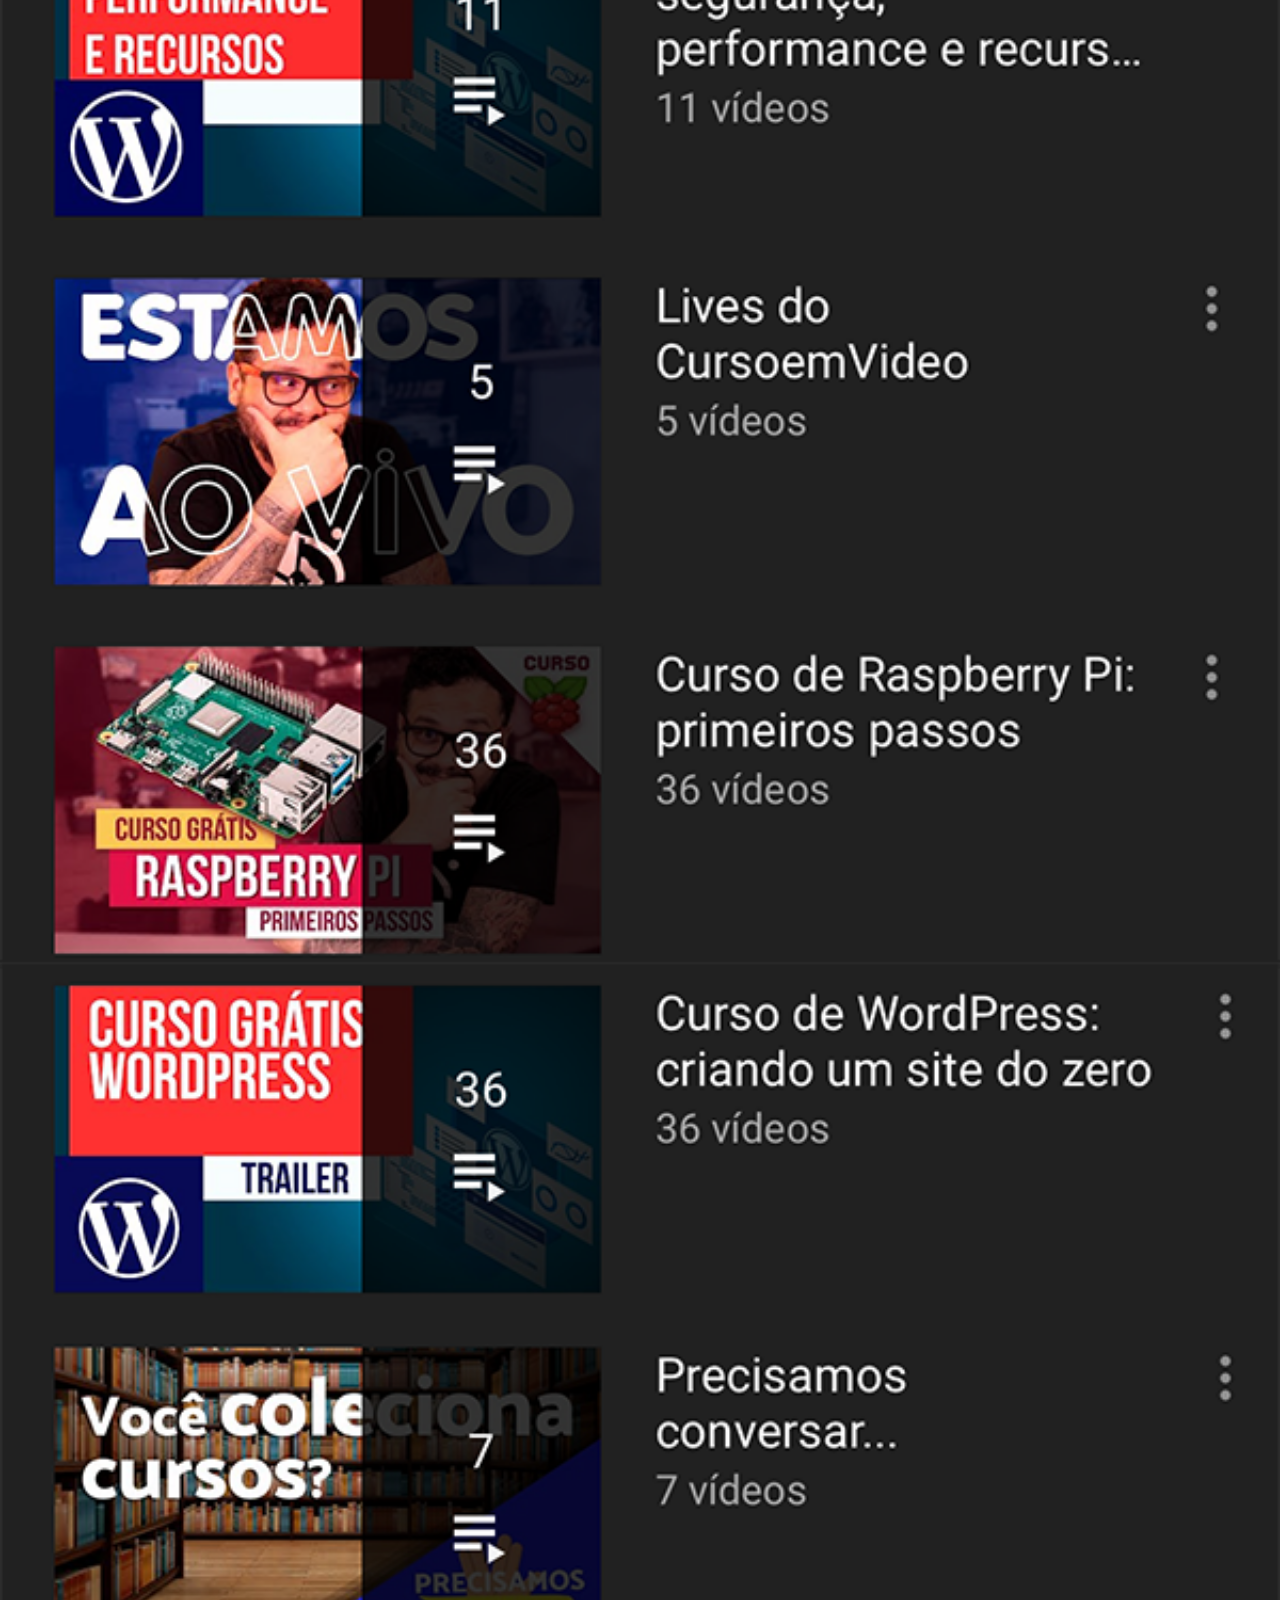
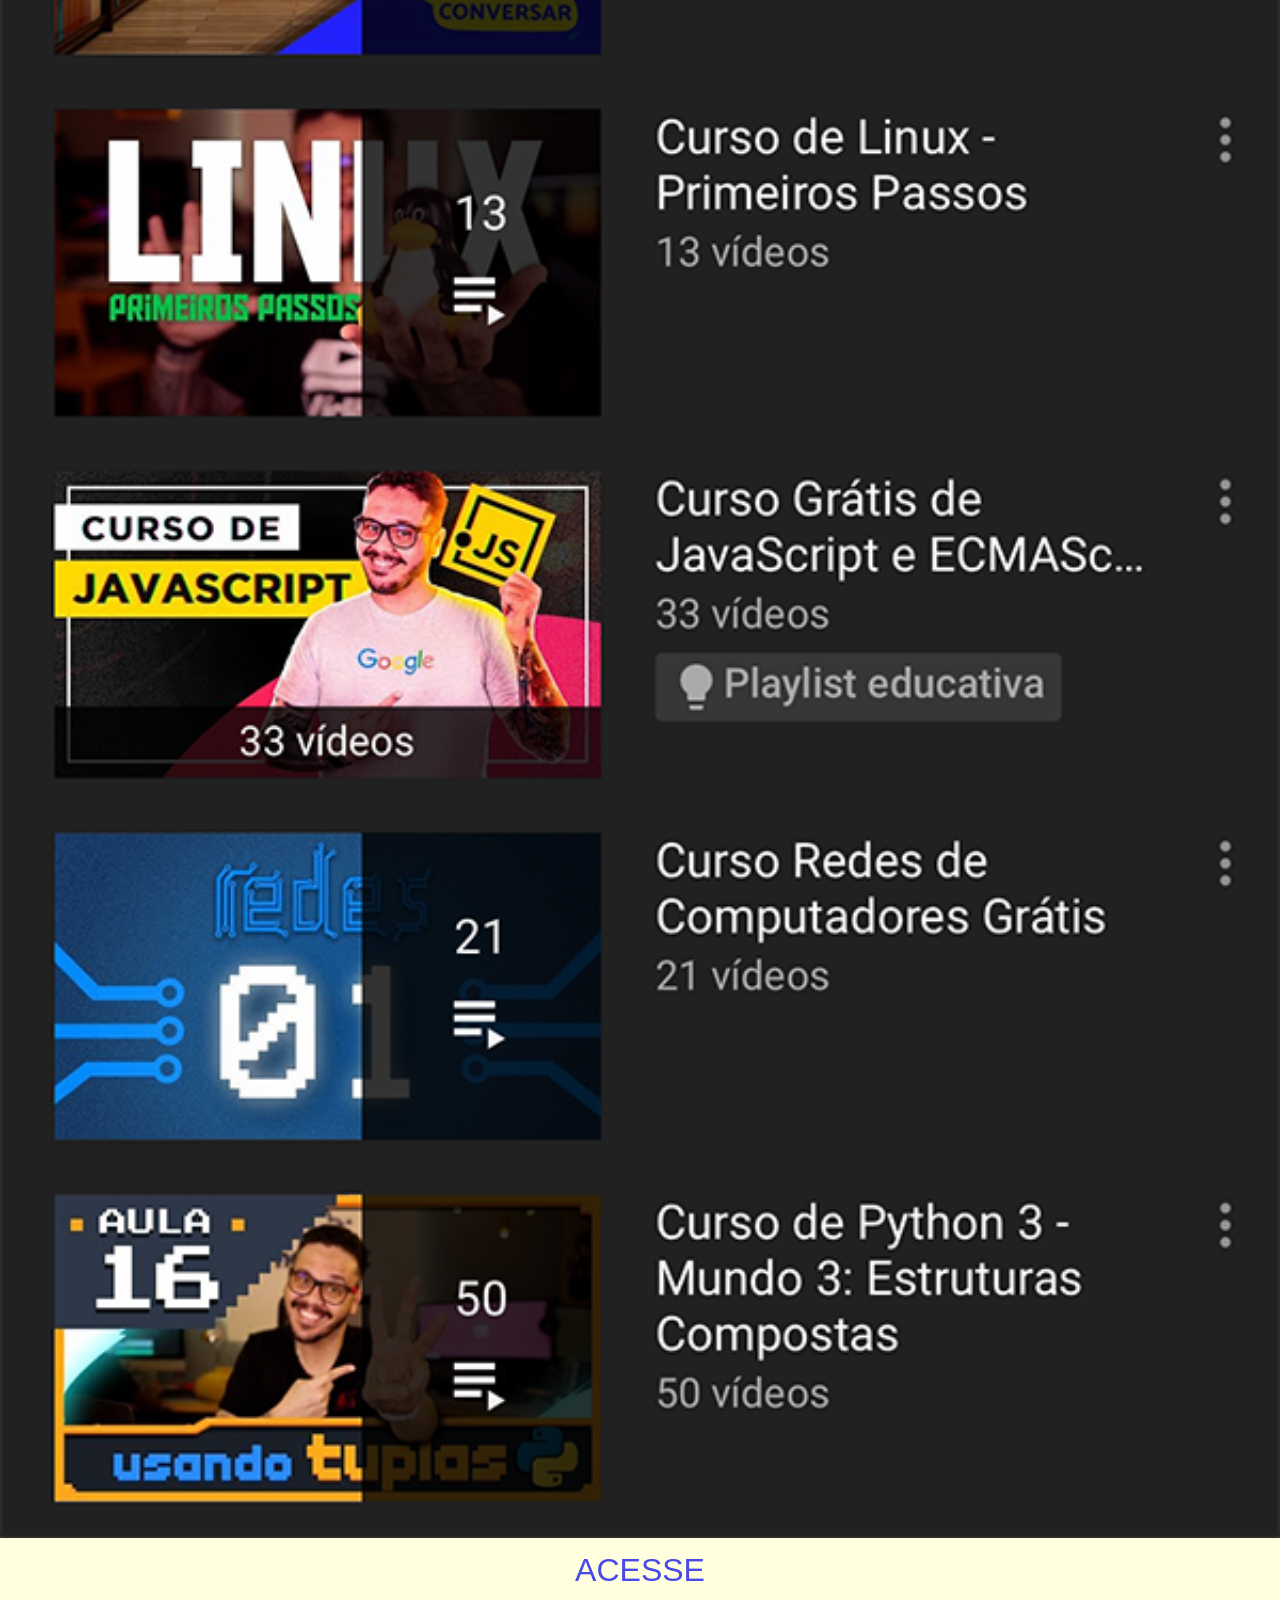
<file: Desafio - Projeto Social/paginas/youtube.html>
<!DOCTYPE html>
<html lang="en">
<head>
    <meta charset="UTF-8">
    <meta name="viewport" content="width=device-width, initial-scale=1.0">
    <link rel="stylesheet" href="pagcss.css">
    <title>Document</title>

</head>
<body>
    <img src="../imagens/tela-youtube.png" alt="tela youtube">
    <a href="https://www.youtube.com/@cursoemvideo" target="_blank">ACESSE</a>
</body>
</html>
</file>
<file: Desafio - Projeto Social/style.css>
body{
    margin: 0;
    background-image: url(imagens/fundo-madeira.jpg);
    background-size: cover;
    background-attachment: fixed;
    background-position: center;
}
main{
    display: flex;

}



#phone_area{
    display: flex;
    justify-content: center; 
    align-items: center;

    height: 100vh;
    flex-grow: 1; 
}
#phone{

    position: relative;
}
#phone img{
    height: 90vh;
}
#phone iframe{
    position: absolute;
    
    top: 12%;
    left: 7%;
    width: 87%;
    height: 75.5%;

    background-size: cover;
}



#socials img{
    width: clamp(60px, 7vw, 80px);
    padding: 10px;
    border-radius: 50%;
}

#socials li{
    list-style: none;
    transition:  .2s
}
#socials ul{
    padding: 0;
    margin: 10px;
}
#socials li:hover{
    transform: translate(-12px,-1px);
}
</file>
<file: Desafio - Site Android/style.css>
@charset "UTF-8";
@import url('https://fonts.googleapis.com/css2?family=Candal&display=swap'); /*h1 header*/
@import url('https://fonts.googleapis.com/css2?family=Lexend:wght@100..900&display=swap'); /*p header, nav header*/
@font-face {font-family: android; src: url(fontes/idroid.otf) format('opentype');}

:root{
    --cor0: #ffffff;
    --cor1: #89c393;
    --cor2: #00ff8c;
    --cor3: #046718;
    --cor4: #63e428;
    --cor5: #9bf073;
}


body{
    display: flex;
    flex-direction: column;
    margin: -1px 0px;

    background: radial-gradient(circle,rgba(174, 238, 202, 1) 0%, rgba(139, 242, 80, 0.778) 100%);

}

/*configurações header*/
header{
    background: linear-gradient(var(--cor1),  var(--cor3));

    display: flex;
    flex-direction: column;
    align-items: center;

    padding-bottom: 12px;
}
header>h1{
    color: var(--cor0);
    font-family: candal;

    padding-left: 10px;
    padding-right: 10px;
    text-align: center;

}
header>p{
    color: var(--cor0);
    font-family: lexend;
    font-weight: 700;
    padding-bottom: 10px;

    max-width: 590px;
    text-align: center;
}

nav{
    display: flex;
    gap: 30px;
    flex-direction: row;
    width: 95%;
}
nav>a{
    color: var(--cor0);
    text-decoration: underline;
    font-family: lexend;

    transition-property: transform;
    transition-duration: 0.1s;
    transition-timing-function: linear;
    transition-delay: 0s;
}
nav>a:hover{
    color: var(--cor2);
    transform: scale(1.20);
}

#left_link{
    margin-left: auto;
}
/*configurações header*/


/*configurações main*/
main{
    background-color: var(--cor0);
    
    display: flex;
    align-self: center;
    flex-direction: column;

    box-shadow: 0px 0px 30px rgba(0, 0, 0, 0.434);


    max-width: 1000px;
}
article h3{
    background-image: linear-gradient(45deg, var(--cor4), rgba(0, 0, 0, 0) 80%);
    font-family: android;

    border-top-left-radius: 15px;
    border-bottom-left-radius:15px;
    padding: 10px;
    margin-left: 5px;
}
main strong{
    color: #005211;
}
main a{
    background-color: #216a2d;
    color: #b6ffc2;
    border-radius: 5px;

    text-decoration: none;
    padding: 3px 5px;
}
main a:hover{
    color: white;
    text-decoration: underline;
}

main a::after{
    content: "\00A0\1F517";
}
article h2{
    display: flex;
    background-color:  var(--cor5);

    font-family: android;
    font-size: 2em;

    justify-content: center;
    padding: 10px;
    text-align: center;
}
article>p{
    font-family: lexend;
    font-weight: 400;
    font-size: 1.1em; 

    text-align: justify;
    text-indent: 30px;
    line-height: 1.7em;
    padding: 15px;
}
picture{
    display: flex;
    justify-content: center;
}

/*configurações main*/

/*configurando div do video do youtube*/
#video_yt{
    background-color: darkgreen;

    display: flex;
    align-content: center;
    justify-content: center;

    padding: 20px 0px;
}
/*configurando div do video do youtube*/

/*div aprender mains*/
aside{
    display: flex;

    flex-direction: column;

    border-bottom-left-radius: 15px;
    border-bottom-right-radius: 15px;
    margin-bottom: 50px;

    text-align: justify;
    padding: 10px;
}
#dentro{
    background-color: greenyellow;

    border-radius: 20px;
}
#dentro>p{
    padding: 10px;
    text-align: justify;
}
aside>div>h4{
    background-color: rgb(36, 181, 36);

    font-size: 1.2em;
    border-top-left-radius: 20px;
    border-top-right-radius: 20px;
    margin: 0;
    padding: 10px;
}
ul{
    columns: 2;
}
/*div aprender mains*/

/*footer*/
footer{
    background-color: rgb(57, 184, 99);
    text-align: center;
    font-size: 1.1em;
}
/*footer*/
</file>
<file: ex036 - menu flex/css/colors.css>
@charset "UTF-8";

:root{
    --cor1:#EFD9CE;
    --cor2:#DEC0F1;
    --cor3:#B79CED;
    --cor4:#957FEF;
    --cor5:#5d35ff;
}
body{
    background-color: rgb(223, 223, 223);
    font-family: Arial, Helvetica, sans-serif;
}

header{
    background-color: white;
}
header li, header a{
    list-style: none;
    text-decoration: none;

    color: rgb(255, 255, 255);
    border-radius: 3px;
}
header li a{
    background-color: var(--cor4);
}
header li a:hover{
    background-color: var(--cor5);
    transition: background-color .25s;
}
header span{
    color: #957FEF;
}
main{
    background-color: white;
}
</file>
<file: ex036 - menu flex/css/layout.css>
*{
    margin: 0;
    padding: 0;
    box-sizing: border-box;
}
header{
    margin-bottom: 5px;

    display: flex;
    
    justify-content:space-between; /*primeiro item do header no começo e ultimo item do header no final*/
    flex-wrap: wrap;

}
header h1{
    flex-basis: 250px;
    padding: 10px;
    font-size: 3em;
    text-shadow: 1px 2px 1px var(--cor1);
}
header nav{

    align-content: center; /*centraliza os items do menu no cross axis*/

}
header ul{
    display: flex;
    flex-wrap: wrap;
}
header li a {
    display: block;  /*se você quer que os link encham todo o tamanho do li sem que o padding de overlap em outros elementos, é preciso mudar o display: inline para block*/
    font-size: 1.2em;
    padding: 15px;
    margin: 5px;
}
main{
    width: 97vw;
    margin: auto;
    border-radius: 10px;
    padding: 5px;
}

main article {
    margin-bottom: 30px;
}
</file>
<file: ex036 - menu flex/css/mqueries.css>
@charset "UTF-8";


/* @media screen and (min-width: 600px) {
    body{
        background-color: red;
    }
} vai fazer a alteração em widths onde a viewport é igual ou maior que 600
  usado para mobile first. Começando a construção do site de menores telas até chegar nas maiores
*/

/* @media screen and (max-width: 600px) {
    body{
        background-color: red;
    } 
} vai fazer a alteração em widths onde a view porte é igual ou menor 600 pixels
  usado para desktop-first. Construindo o site de maiores telas até chegar nas menores.
*/

@media screen and (max-width: 360px){ /*entra em efeito quando a tela é igual ou menor que 360px*/
    main{
        width: 100vw;
        padding: 5px;
        border-radius: 0px;
    }
    header, ul{
        flex-direction: column;
    }
    header h1{
        padding: 15px;
        flex: 0 0 auto;
    }
}

@media screen and (max-width: 1072px) {

    
    header nav{
    align-content: center;

    flex-grow: 1;
    }

    header ul{
        display: flex;
        flex-wrap: wrap;
    }
    header li{
        text-align: center;
        flex-grow: 1;
    }
}
</file>
<file: Desafio - Projeto Cordel/style.css>
@charset "UTF-8";
@import url('https://fonts.googleapis.com/css2?family=Passion+One:wght@400;700;900&display=swap');
@import url('https://fonts.googleapis.com/css2?family=Sriracha&display=swap');

*{
    margin: 0;
}
:root{
    --fonte1:  Verdana, Geneva, Tahoma, sans-serif;
    --fonte2: "Passion One", "cursive"; 
    --fonte3: "Sriracha", "cursive"; 

}
/*seção header*/
header{
    background-color: black;
    color: white;

    font-family: var(--fonte2);
    text-align: center;
    font-size: 4vw;

    padding-top: 1.5rem;
    padding-bottom: 1.5rem;
}
header>h1{
    margin-bottom: 0.8rem;
}
header>p{
    display: inline;
}
header>a, footer>a{
    color: white;
    text-decoration: none;
    font-weight: bolder;
}
header>a:hover, footer>a:hover{
    text-decoration: underline;
}

/*seção main*/
main p{
    font-family: var(--fonte3);
    font-size: clamp(1.3rem, 3.3vw, 3.3vw);

    padding: 4vw;
    line-height: clamp(1.8rem, 4vw,4vw);
}

.estrofeFoto1, .estrofeFoto2{
    background-image: url(imagens/background001.jpg);

    background-attachment: fixed;
    background-position: center center;

    
}

.estrofeFoto2{
    background-image: url(imagens/background002.jpg);
}

.estrofeFoto1>p, .estrofeFoto2>p{
    display: inline-block;
    color: white;
    
    background-color: rgb(50, 49, 49);

    border-radius: 10px;

    padding: 1vw;
    margin: 3.5vw;
}

/*seção footer*/
footer{
    background-color: black;
    color: white;


    font-size: 1.8rem;
    text-align: center;

    padding: 1.1rem;
}
footer>p{
    display: inline;
}
</file>
<file: Desafio - Projeto Login/mobile_style.css>
@charset "UTF-8";
/*
Paleta de cores:
cor primária: #ACF39D
cor secundária: #FDBB2D
cor terciária: #EAF2E3
*/

*{
    margin: 0;
    padding: 0;
    box-sizing: border-box;
    font-family: system-ui, -apple-system, BlinkMacSystemFont, 'Segoe UI', Roboto, Oxygen, Ubuntu, Cantarell, 'Open Sans', 'Helvetica Neue', sans-serif;
    font-size: 1.1rem;
}
body{
    background: linear-gradient(23deg,rgba(172, 243, 157, 1) 0%, rgb(255, 230, 168) 100%);

    height: 100vh;
}

main{
    background-color: rgba(171, 236, 171, 0.778);
    position: relative;
    top: 15%;

    width: 95vw;
    margin: auto;
    padding: 20px;
    
    border: solid black 2px;
    border-radius: 10px;

    box-shadow: 3px 8px;
}
/* Configuração da imagem*/
div#imagem{
    background-image: url(imagens/rostogrande.png);
    background-repeat: no-repeat;
    background-size: contain;

    width: 120px;
    height: 120px;
    margin: auto;
}

/* Configurações dentro da div de login*/
#formulario > h1{
    font-size: 1.8rem;
    text-align: center;
    padding: 30px 0px ;

}
#formulario > p{
    text-align: center;
    padding-bottom: 30px;
    font-weight: 400;
}
#form_senha, #form_nome{
    padding-bottom: 20px;
}
input[type='email'], input[type='password']{
    width: 100%;
    padding: 10px 40px;
    border-radius: 5px;
    border-color: transparent;
}
input[type='submit'], input[type='reset']{
    background-color: rgb(249, 232, 185);
    margin: auto;
    display: block;

    width: 90%;
    padding: 5px;
    border-radius: 5px;

    cursor: pointer;
}
input[type='submit']{
    margin-bottom: 20px;
}
input[type='submit']:hover, input[type='reset']:hover{
    background-color:rgb(248, 218, 137) ;
}


.campo{
    position: relative;
}

.campo span{
    border-right: 2px solid rgb(82, 82, 82);
    padding-right: 3px;
    position: absolute;
    left: 5px;
    top: 50%;
    transform: translateY(-50%);
}
</file>
<file: Desafio - Projeto Login/media_queries.css>
@charset "UTF-8";

/*para tablets (700px para 950px)*/

@media screen and (min-width: 700px) and (max-width: 900px){
    body{
        background-image: url(imagens/gardenscape.png);
        background-size: cover;
        background-repeat: no-repeat;
 

    }
    main{
        display: flex;
    }
    div#imagem{
        background-image: url(imagens/inteiro_transparente.png);


        width: 400px;
        height: 300px;
        margin-left: -40px;
        background-size: cover;
        background-position: center;

    }
    br{
        display: none;
    }

}

/*para computadores (950px para cima)*/

@media screen and (min-width: 901px) {
    body{
        background-image: url(imagens/gardenscape.png);
        background-size: cover;
        background-repeat: no-repeat;
        background-position: center; 

    }
    main{
        display: flex;
        flex-direction: row;

        padding: 0px;
        padding-right: 20px;
        overflow: hidden;
    }

    div#imagem{
        background-image: url(imagens/completo.png);
        background-position: center;
        background-size: cover;

        width: 800px;
        height: 500px;
    }
    #formulario{
        padding-left: 10px;
        width: 80%;
    }

    input[type='submit'], input[type='reset']{
        background-color: rgb(249, 232, 185);
        display: inline-block;
        margin: 10px;
        width: 44%;
        padding: 5px;
        border-radius: 5px;
    }
}
</file>
<file: Desafio - Projeto Social/paginas/pagcss.css>
*{
    margin: 0;
    padding: 0;
}

::-webkit-scrollbar{
    width: 0;
}

img{
    width: 100vw;
}

a{
    display: block;

    background-color: lightyellow;
    color: rgb(73, 73, 233);

    text-align: center;
    font-family: Arial, Helvetica, sans-serif;
    font-size: 2em;
    text-decoration: none;

    padding: 20px;
    margin-top: -10px;
}

a:hover{
    background-color: rgb(235, 235, 102);
    font-weight: bolder;
    text-decoration: underline;
}
</file>
